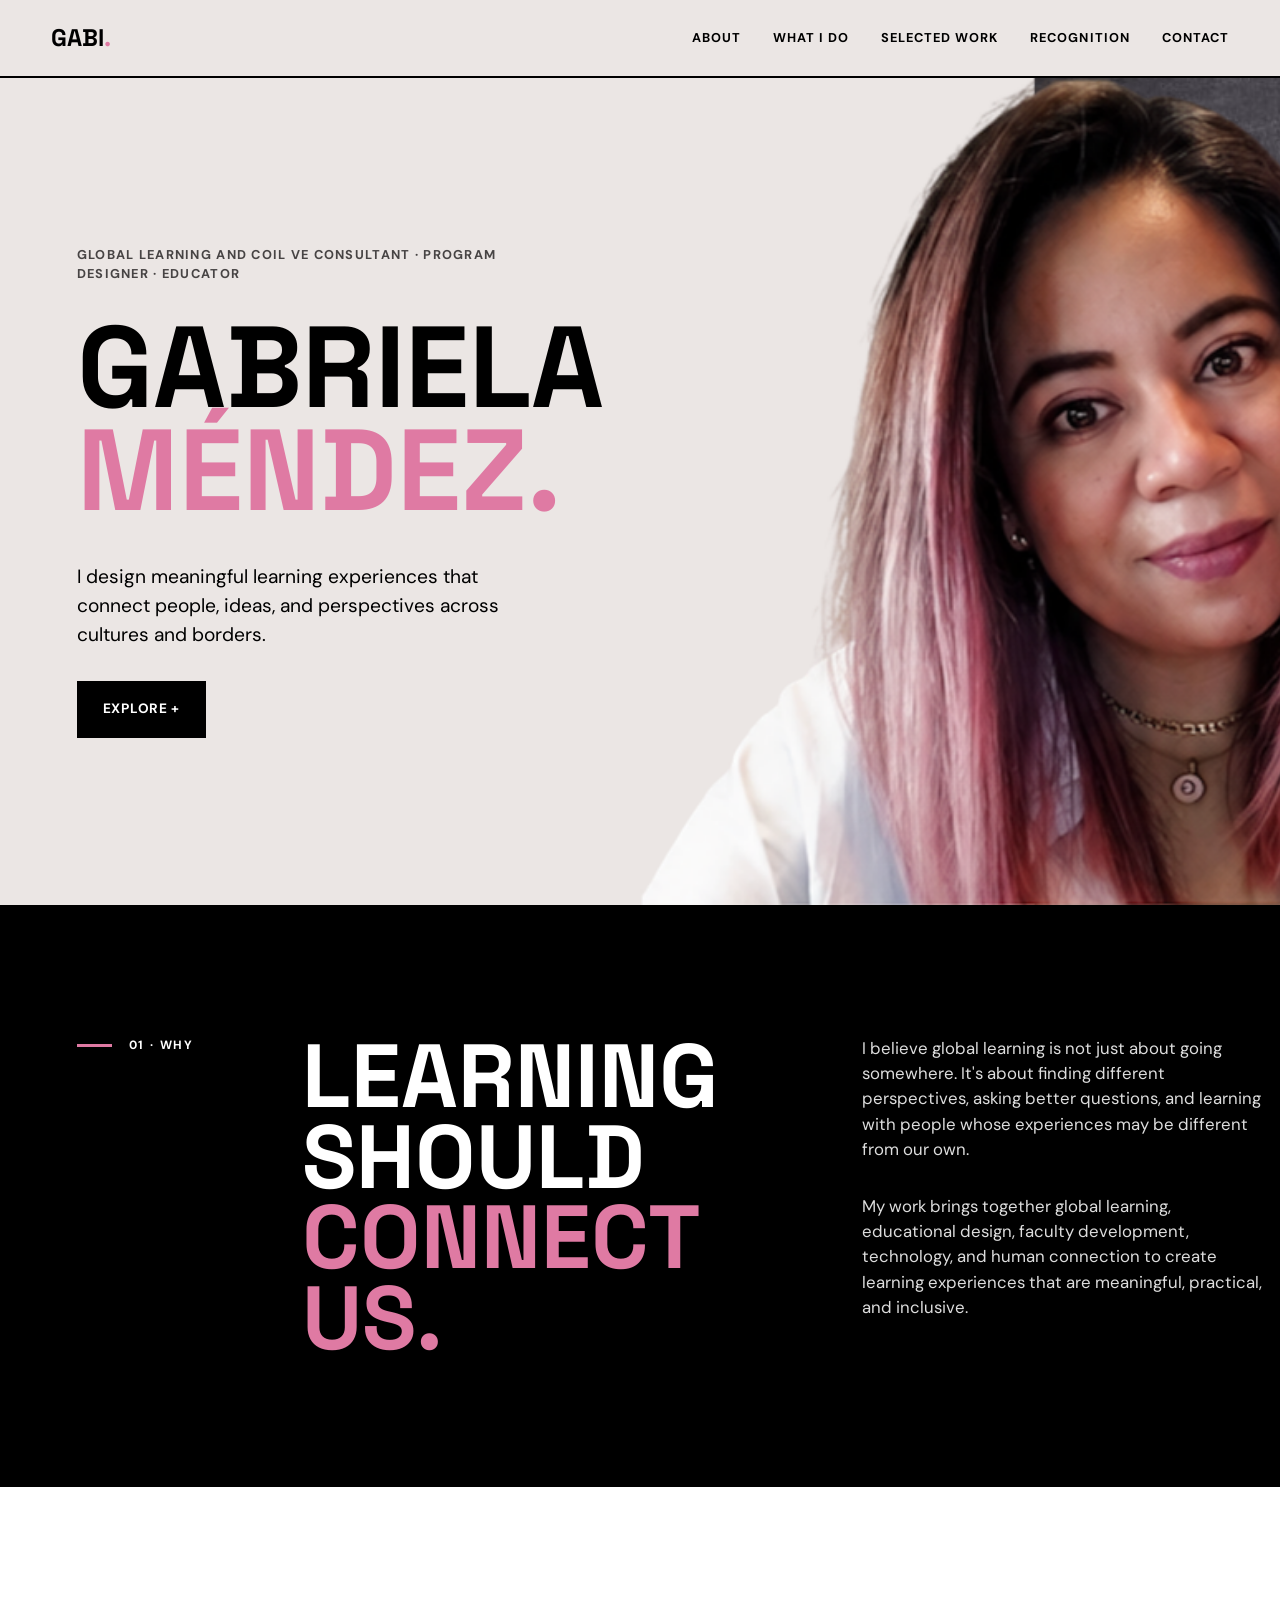
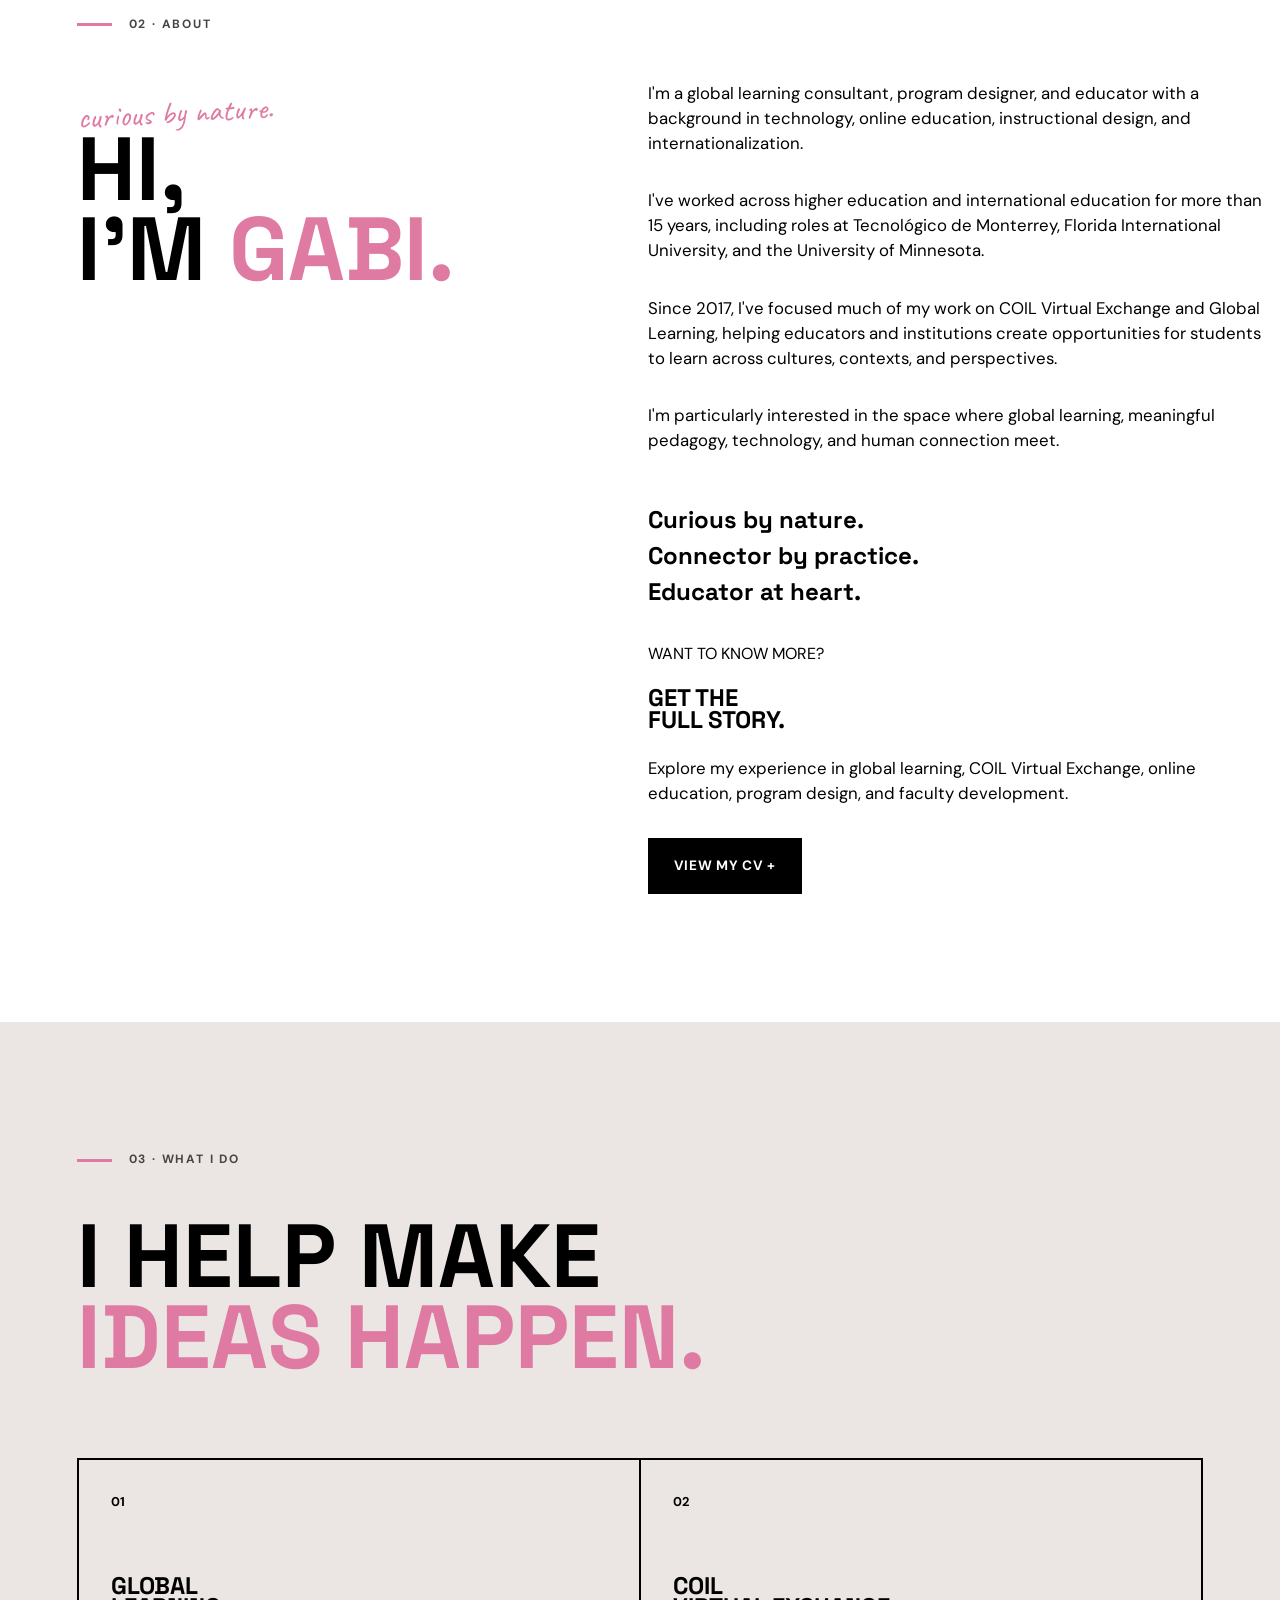
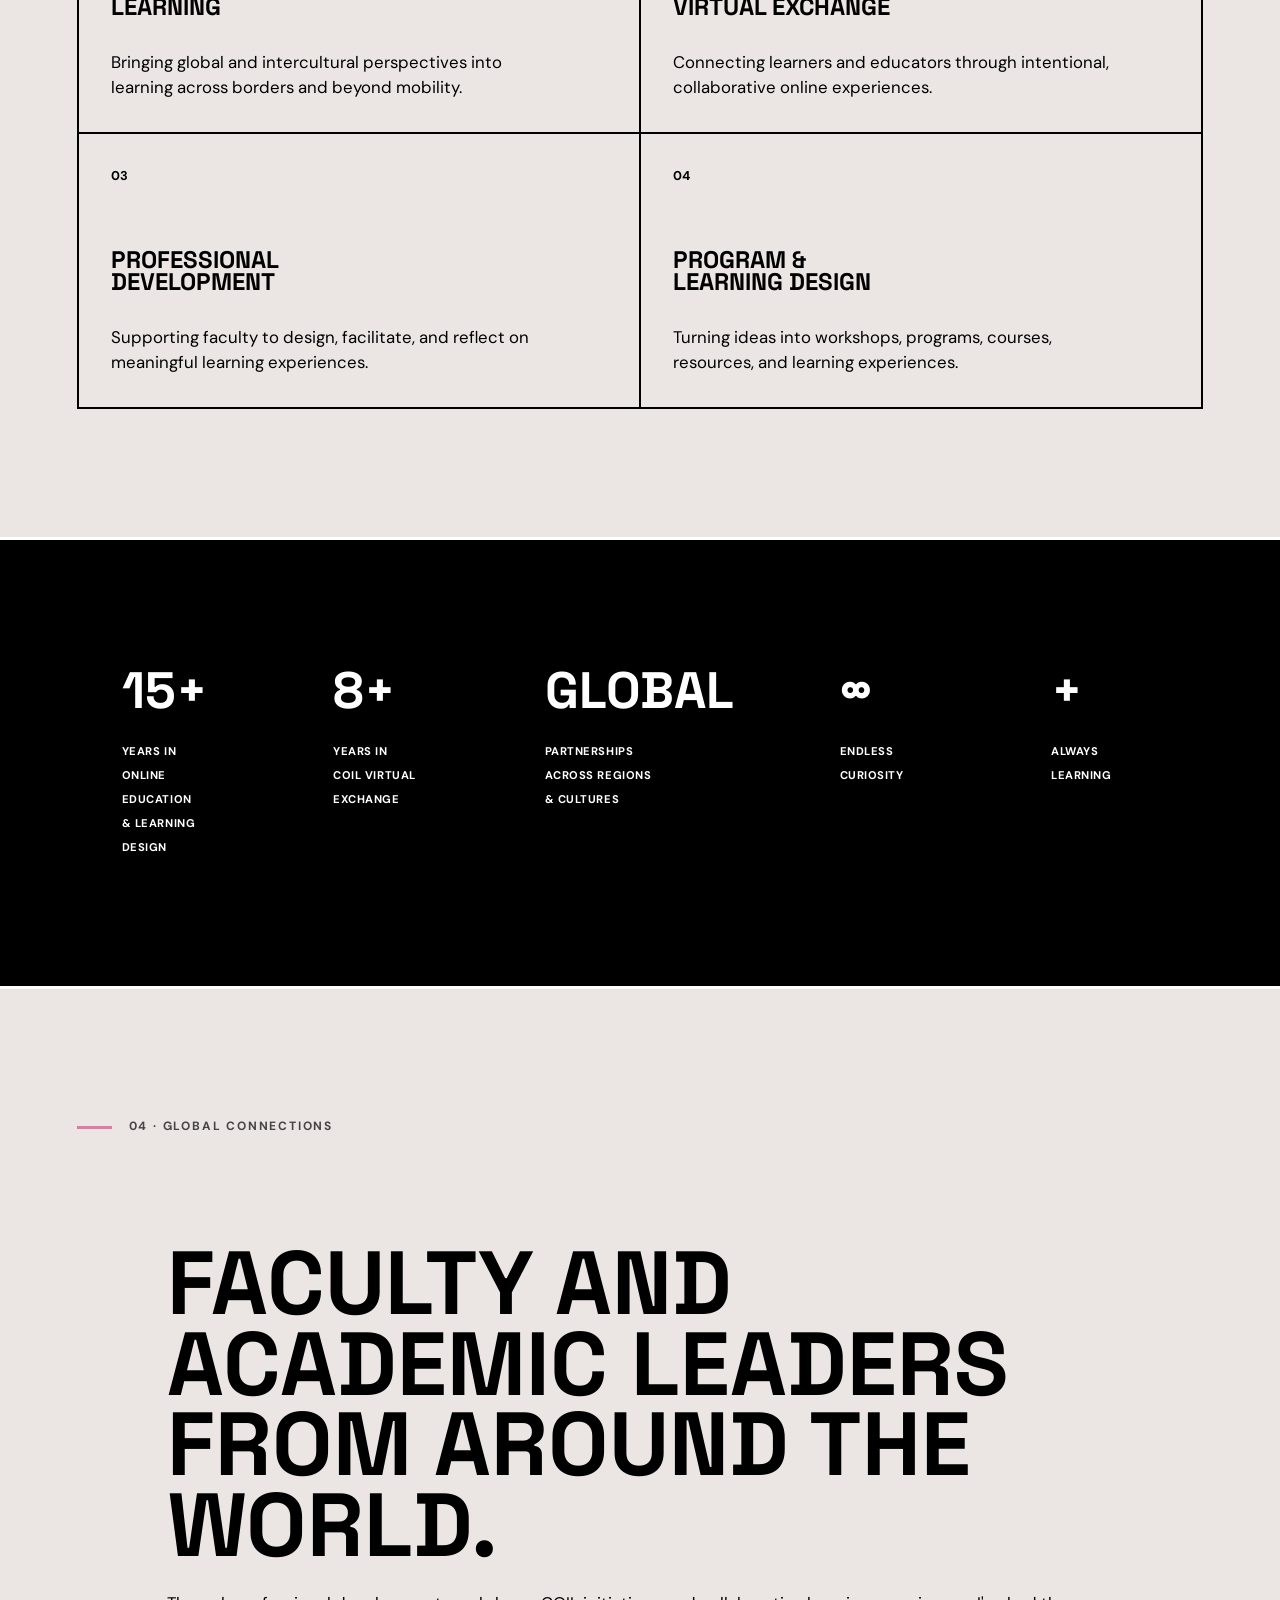
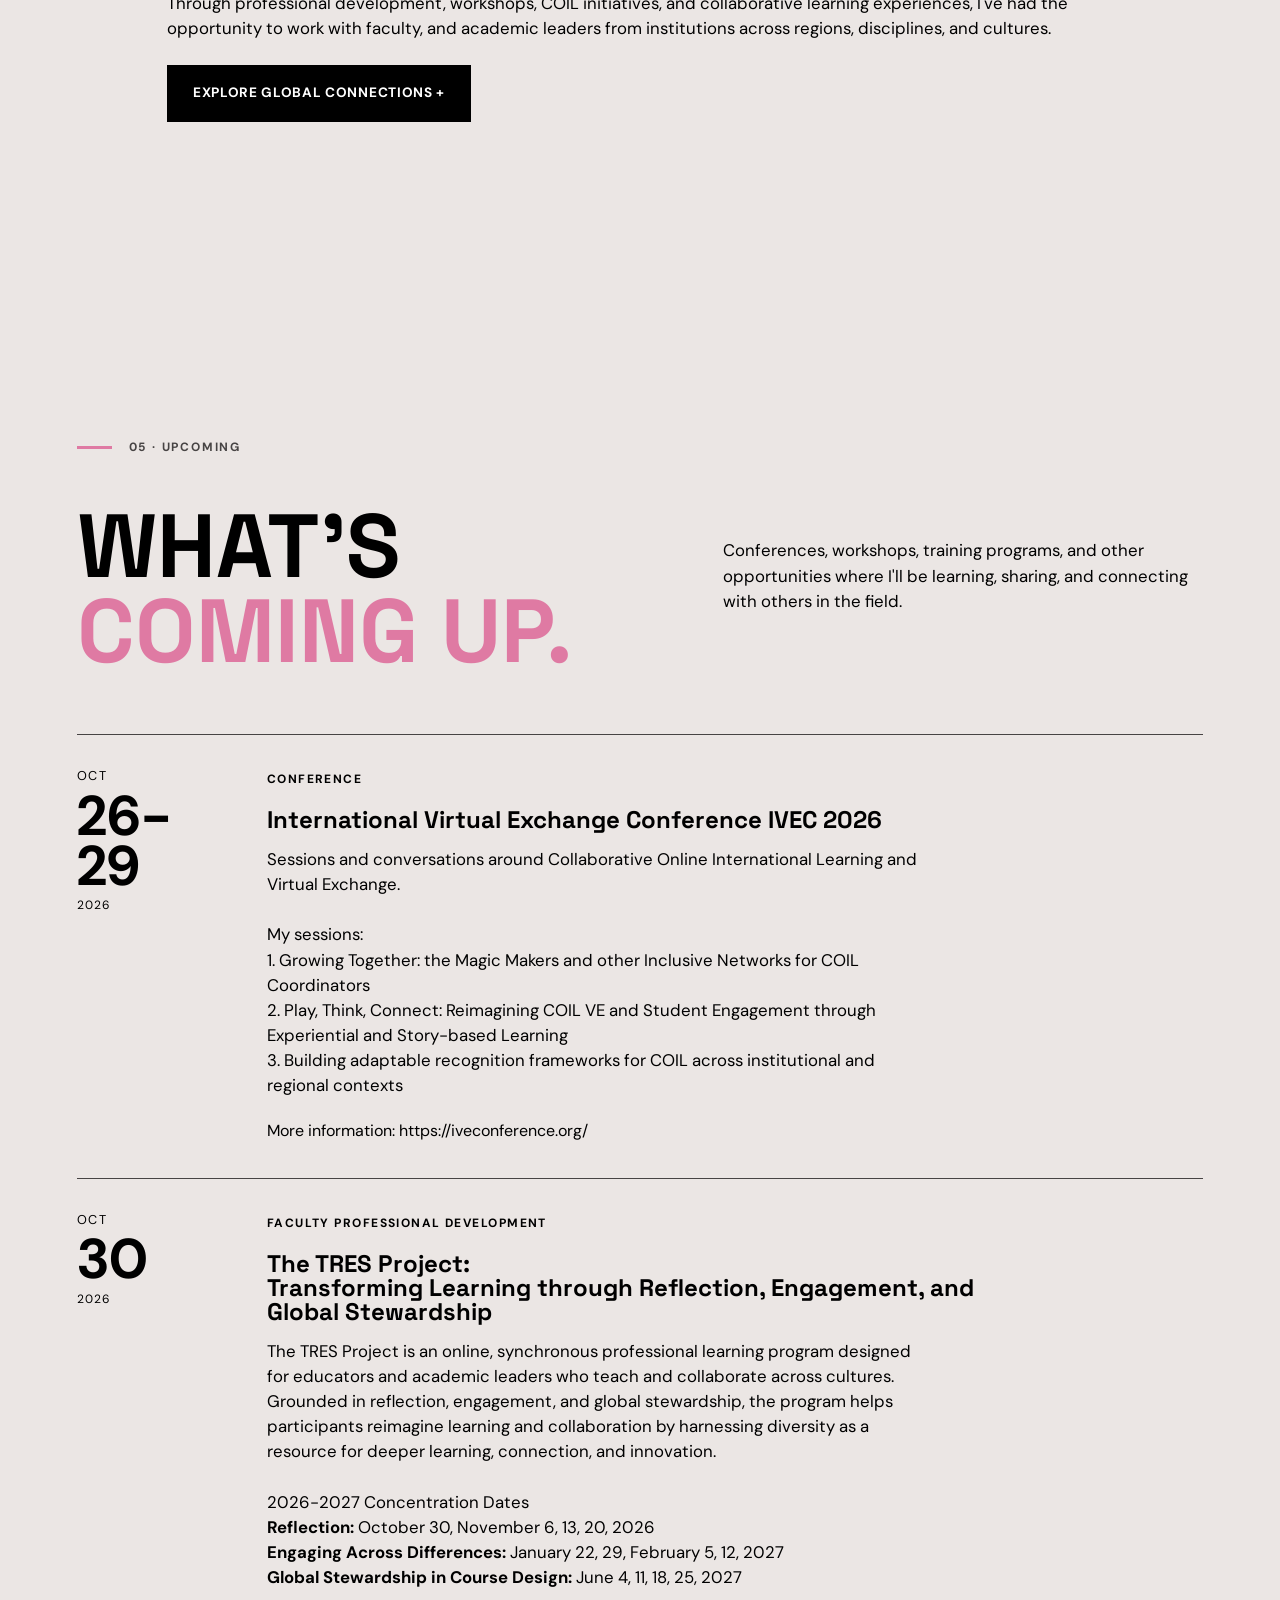
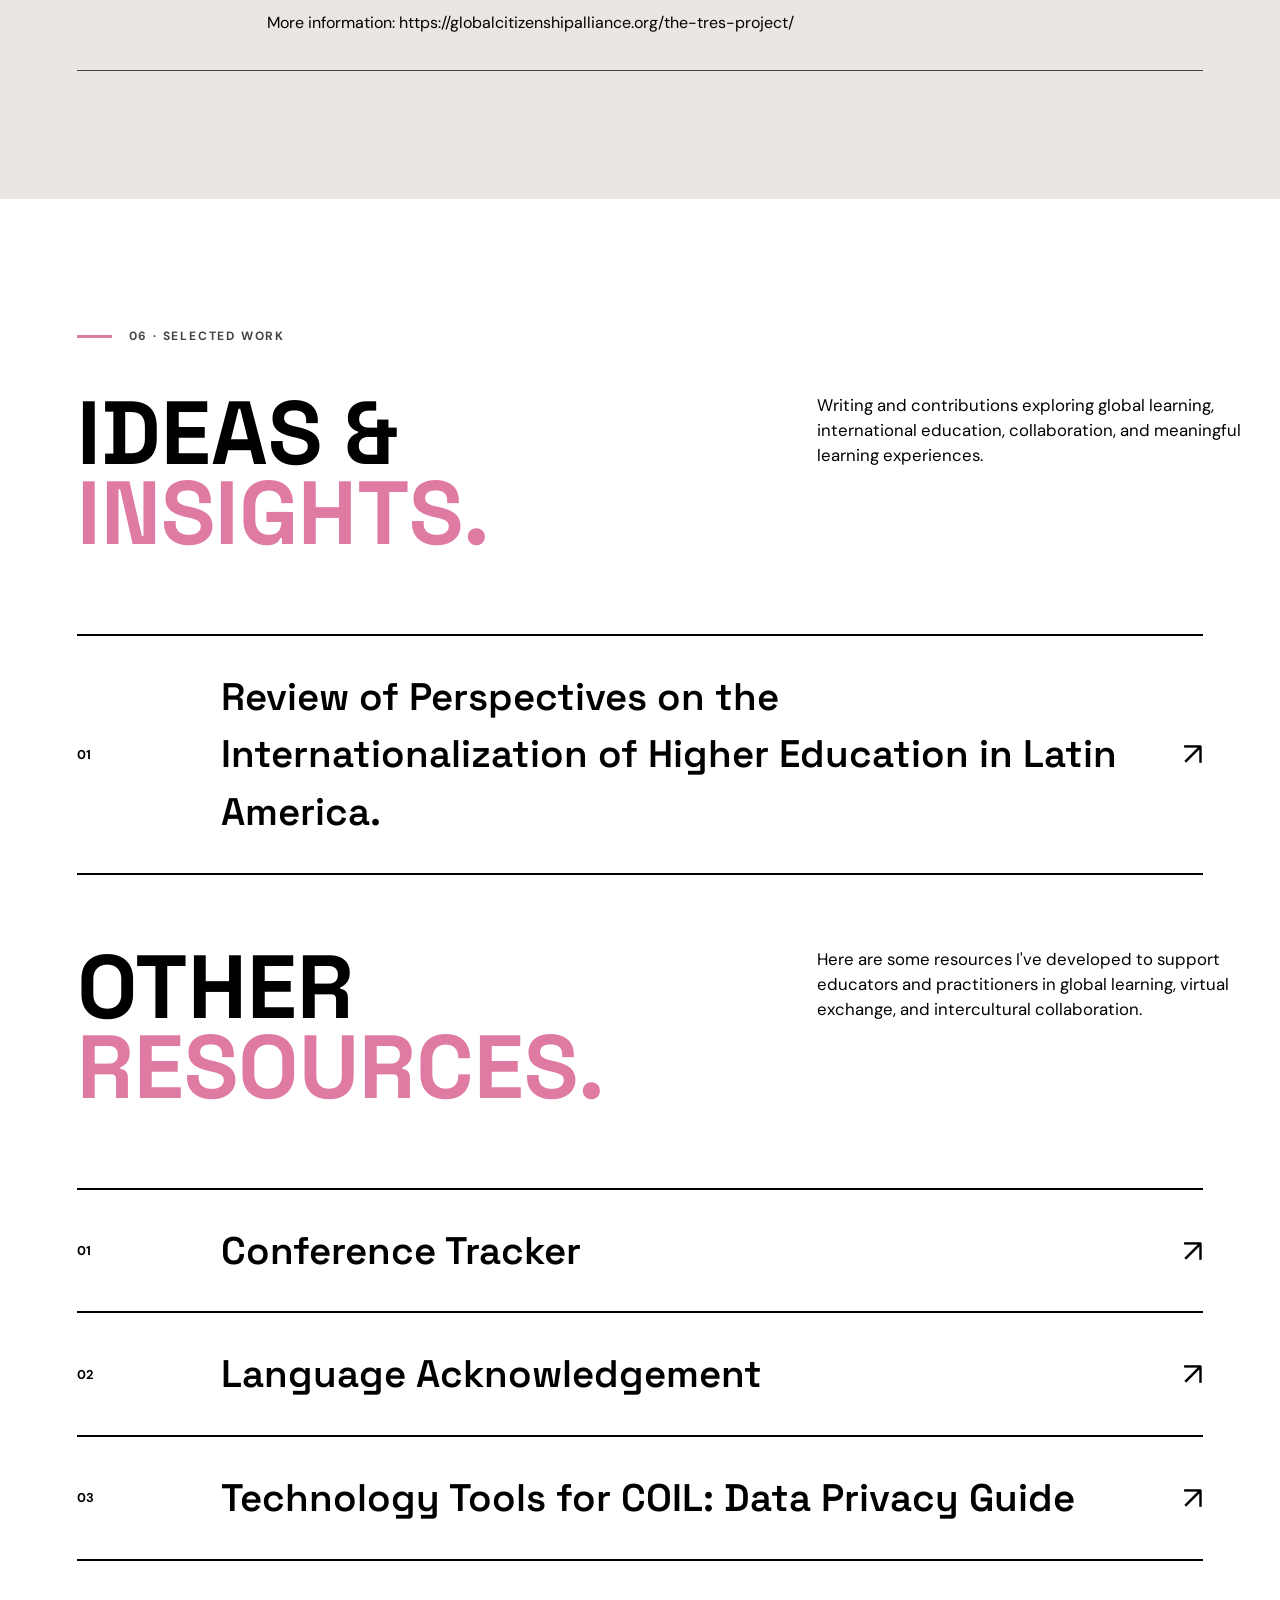
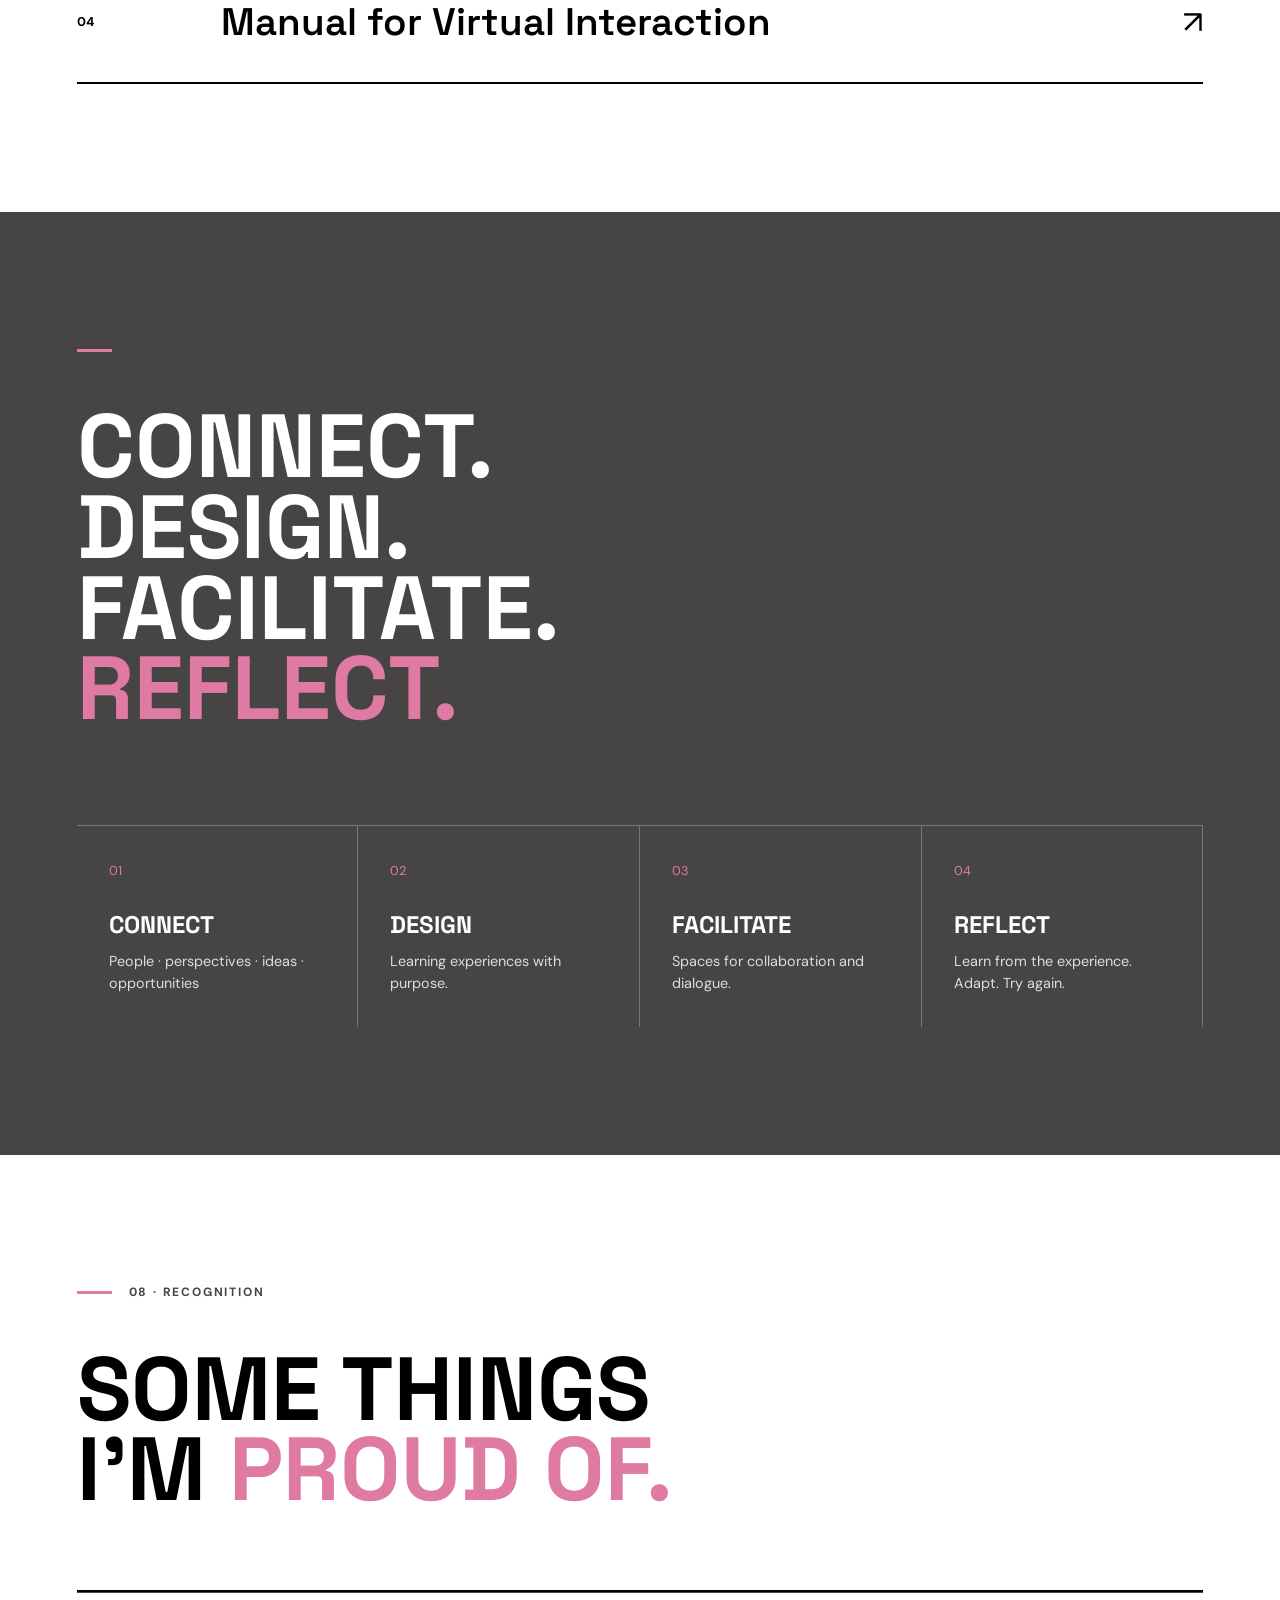
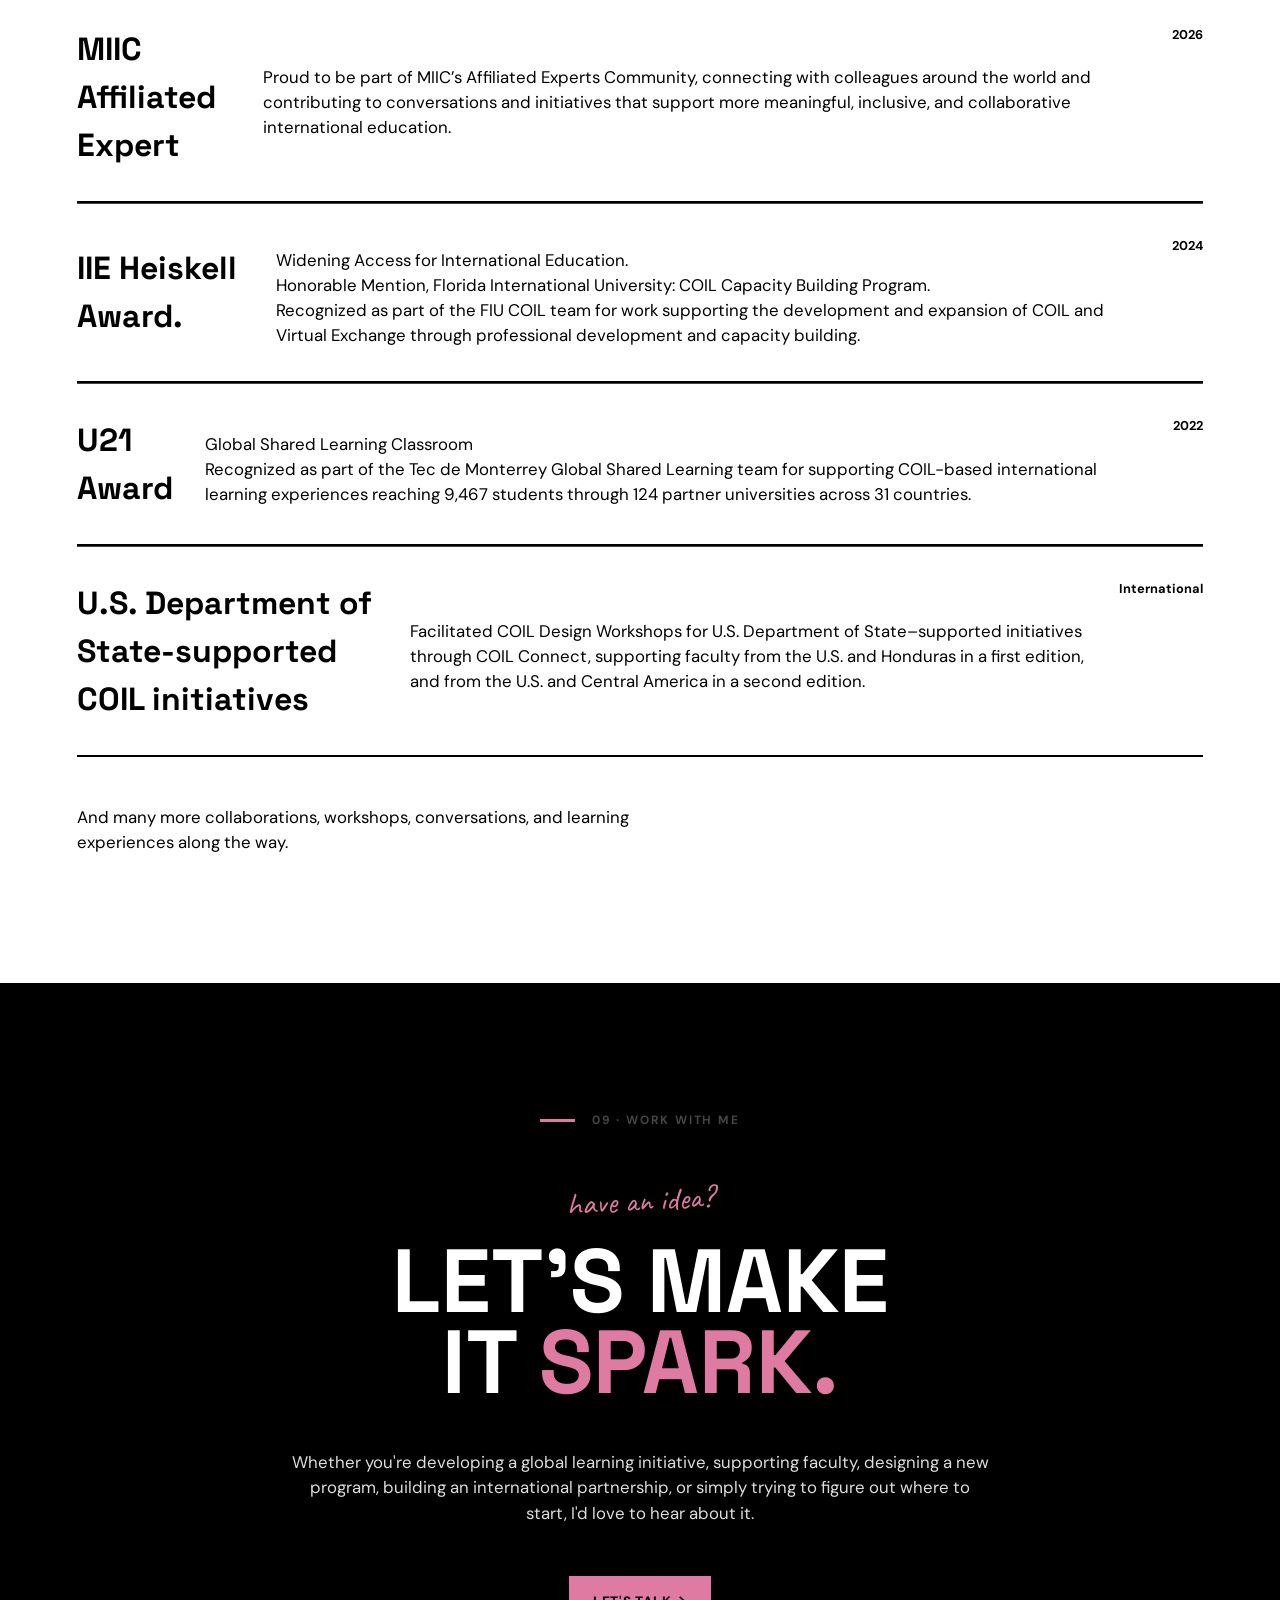
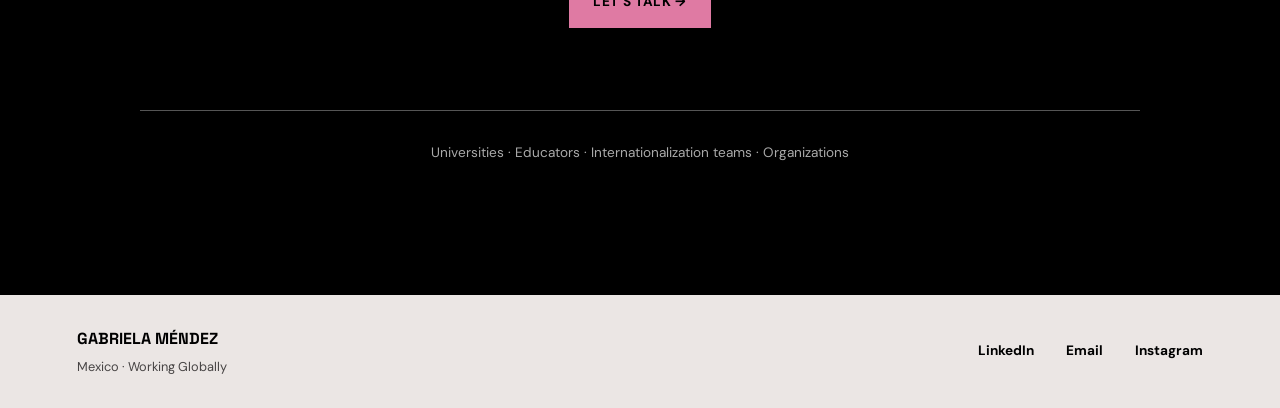
<file: index.html>
<!DOCTYPE html>
<html lang="en">

<head>
    <meta charset="UTF-8">

    <meta name="viewport" content="width=device-width, initial-scale=1.0">

    <meta name="description"
        content="Gabriela Méndez — Global Learning and COIL VE Consultant, Program Designer, and Educator.">

    <title>Gabriela Méndez | Global Learning Consultant</title>

    <link rel="stylesheet" href="styles.css">

    <!-- Google Fonts -->
    <link rel="preconnect" href="https://fonts.googleapis.com">
    <link rel="preconnect" href="https://fonts.gstatic.com" crossorigin>

    <link
        href="https://fonts.googleapis.com/css2?family=DM+Sans:wght@400;500;600;700&family=Space+Grotesk:wght@400;500;600;700&family=Caveat:wght@400;500;600&display=swap"
        rel="stylesheet">
</head>


<body>

    <!-- =========================
         NAVIGATION
    ========================== -->

    <header class="site-header">

        <a href="#top" class="logo">
            GABI<span>.</span>
        </a>

        <nav class="navigation">

            <a href="#about">ABOUT</a>

            <a href="#work">WHAT I DO</a>
            
            <a href="#resources">SELECTED WORK</a>

            <a href="#recognition">RECOGNITION</a>

            <a href="#contact">CONTACT</a>

        </nav>

        <button class="menu-toggle" aria-label="Open navigation">
            ☰
        </button>

    </header>


    <main id="top">


        <!-- =========================
             HERO
        ========================== -->

        <section class="hero">

            <div class="hero-content">

                <p class="eyebrow">
                    GLOBAL LEARNING AND COIL VE CONSULTANT · PROGRAM DESIGNER · EDUCATOR
                </p>

                <h1>
                    GABRIELA<br>
                    <span>MÉNDEZ.</span>
                </h1>

                <p class="hero-intro">
                    I design meaningful learning experiences that connect
                    people, ideas, and perspectives across cultures and borders.
                </p>

                <a href="#work" class="button button-dark">
                    EXPLORE +
                </a>

            </div>


            <div class="hero-image">

                <img
                    src="images/Gabriela_HeroImage2.png"
                    alt="Gabriela Méndez, Global Learning Consultant">

            </div>

        </section>



        <!-- =========================
             PHILOSOPHY
        ========================== -->

        <section class="philosophy section">

            <div class="section-label">
                01 · WHY
            </div>

            <div class="philosophy-content">

                <h2>
                    LEARNING SHOULD
                    <span>CONNECT US.</span>
                </h2>

                <div class="philosophy-text">

                    <p>
                        I believe global learning is not just about going somewhere.
                        It's about finding different perspectives, asking better
                        questions, and learning with people whose experiences may
                        be different from our own.
                    </p>

                    <p>
                        My work brings together global learning, educational design,
                        faculty development, technology, and human connection to
                        create learning experiences that are meaningful, practical,
                        and inclusive.
                    </p>

                </div>

            </div>

        </section>

        

        <!-- =========================
             ABOUT
        ========================== -->

        <section class="about section" id="about">

            <div class="section-label">
                02 · ABOUT
            </div>


            <div class="about-grid">

                <div class="about-heading">

                    <p class="handwritten">
                        curious by nature.
                    </p>

                    <h2>
                        HI,<br>
                        I'M <span>GABI.</span>
                    </h2>

                </div>


                <div class="about-text">

                    <p>
                        I'm a global learning consultant, program designer,
                        and educator with a background in technology, online
                        education, instructional design, and internationalization.
                    </p>

                    <p>
                        I've worked across higher education and international
                        education for more than 15 years, including roles at
                        Tecnológico de Monterrey, Florida International University,
                        and the University of Minnesota.
                    </p>

                    <p>
                        Since 2017, I've focused much of my work on COIL Virtual
                        Exchange and Global Learning, helping educators and
                        institutions create opportunities for students to learn
                        across cultures, contexts, and perspectives.
                    </p>

                    <p>
                        I'm particularly interested in the space where global
                        learning, meaningful pedagogy, technology, and human
                        connection meet.
                    </p>

                    <p class="closing-line">
                        Curious by nature.<br>
                        Connector by practice.<br>
                        Educator at heart.
                    </p>

                    <!-- CV -->
<div class="cv-block">

    <div class="cv-label">
        WANT TO KNOW MORE?<br>
    </div>

    <h3>
        <br>GET THE<br>
        <span>FULL STORY.</span><br>
    </h3>

    <p>
        <br>Explore my experience in global learning, COIL Virtual Exchange,
        online education, program design, and faculty development.<br>
    </p>

      <a href="files/CVGabrielaMendez2026ENG.pdf" class="button button-dark" target="_blank" rel="noopener">
                    VIEW MY CV +
                </a>

</div>

                </div>

            </div>

        </section>


        <!-- =========================
             WHAT I DO
        ========================== -->

        <section class="services section" id="work">

            <div class="section-label">
                03 · WHAT I DO
            </div>

            <h2>
                I HELP MAKE<br>
                <span>IDEAS HAPPEN.</span>
            </h2>


            <div class="service-grid">

                <article class="service-card">

                    <div class="service-number">
                        01
                    </div>

                    <h3>
                        GLOBAL<br>LEARNING
                    </h3>

                    <p>
                        Bringing global and intercultural perspectives into
                        learning across borders and beyond mobility.
                    </p>

                </article>


                <article class="service-card">

                    <div class="service-number">
                        02
                    </div>

                    <h3>
                        COIL<br>VIRTUAL EXCHANGE
                    </h3>

                    <p>
                        Connecting learners and educators through intentional,
                        collaborative online experiences.
                    </p>

                </article>


                <article class="service-card">

                    <div class="service-number">
                        03
                    </div>

                    <h3>
                        PROFESSIONAL<br>DEVELOPMENT
                    </h3>

                    <p>
                        Supporting faculty to design, facilitate, and reflect
                        on meaningful learning experiences.
                    </p>

                </article>


                <article class="service-card">

                    <div class="service-number">
                        04
                    </div>

                    <h3>
                        PROGRAM &<br>LEARNING DESIGN
                    </h3>

                    <p>
                        Turning ideas into workshops, programs, courses,
                        resources, and learning experiences.
                    </p>

                </article>

            </div>

        </section>



        <!-- =========================
             NUMBERS
        ========================== -->

        <section class="numbers">

            <div class="number-item">

                <strong>15+</strong>

                <span>
                    YEARS IN<br>
                    ONLINE EDUCATION<br>
                    & LEARNING DESIGN
                </span>

            </div>


            <div class="number-item">

                <strong>8+</strong>

                <span>
                    YEARS IN<br>
                    COIL VIRTUAL EXCHANGE
                </span>

            </div>


            <div class="number-item">

                <strong>GLOBAL</strong>

                <span>
                    PARTNERSHIPS<br>
                    ACROSS REGIONS<br>
                    & CULTURES
                </span>

            </div>


            <div class="number-item">

                <strong>∞</strong>

                <span>
                    ENDLESS<br>
                    CURIOSITY
                </span>

            </div>


            <div class="number-item">

                <strong>+</strong>

                <span>
                    ALWAYS<br>
                    LEARNING
                </span>

            </div>

        </section>


        <!-- =========================
             GLOBAL CONNECTIONS
        ========================== -->
        
        <section class="global-connections section">

            <div class="section-label">
                04 · GLOBAL CONNECTIONS
            </div>

            <div class="global-connections-intro">

          <h2>
                FACULTY AND<br>
                ACADEMIC LEADERS<br>
                FROM <span>AROUND
                THE WORLD.<span><br>
            </h2>          
            <div class="global-connections-description">

                <p>
                    <br> Through professional development, workshops, COIL
                    initiatives, and collaborative learning experiences,
                    I've had the opportunity to work with faculty, and academic leaders from
                    institutions across regions, disciplines, and cultures.<br>
                    
                </p>
<br>
                  <a href="globalconnections.html" class="button button-dark" target="_blank">
                    EXPLORE GLOBAL CONNECTIONS +
                </a>

            </div>
    </div>

</section>
<!-- =========================
     UPCOMING EVENTS & PROGRAMS
========================== -->

<section class="upcoming-events section" id="upcoming-events">

    <div class="section-label">
        05 · UPCOMING
    </div>

    <div class="upcoming-events-intro">

        <h2>
            WHAT'S<br>
            <span>COMING UP.</span>
        </h2>

        <div class="upcoming-events-description">

            <p>
                Conferences, workshops, training programs, and
                other opportunities where I'll be learning,
                sharing, and connecting with others in the field.
            </p>



 <!-- 
            <a href="events.html"
               target="_blank"
               rel="noopener"
               class="cv-button">
                EXPLORE ALL EVENTS & PROGRAMS ↗
            </a>

            -->
            

        </div>

    </div>
 <!-- UPCOMING EVENT 2 -->

    <div class="upcoming-event">

        <div class="upcoming-event-date">
            <span class="upcoming-month">OCT</span>
            <strong>26-29</strong>
            <span class="upcoming-year">2026</span>
        </div>

        <div class="upcoming-event-content">

            <p class="upcoming-event-type">
                CONFERENCE
            </p>

            <h3>
                International Virtual Exchange Conference IVEC 2026
            </h3>

            <p>
                Sessions and conversations around Collaborative
                Online International Learning and Virtual Exchange.<br><br>
                My sessions: <br>
                1. Growing Together: the Magic Makers and other Inclusive Networks for COIL Coordinators<br>
                2. Play, Think, Connect: Reimagining COIL VE and Student Engagement through Experiential and Story-based Learning<br>
                3. Building adaptable recognition frameworks for COIL across institutional and regional contexts<br>
            </p>

               <a
                href="https://iveconference.org/" 
                target="_blank">
                More information: https://iveconference.org/
            </a>

        </div>

    </div>



    <!-- UPCOMING EVENT 1 -->

    <div class="upcoming-event">

        <div class="upcoming-event-date">
            <span class="upcoming-month">OCT</span>
            <strong>30</strong>
            <span class="upcoming-year">2026</span>
        </div>

        <div class="upcoming-event-content">

            <p class="upcoming-event-type">
                FACULTY PROFESSIONAL DEVELOPMENT
            </p>

            <h3>
                The TRES Project:<br>
                Transforming Learning through Reflection, Engagement, and Global Stewardship
            </h3>

            <p>
                The TRES Project is an online, synchronous professional learning program designed for 
                educators and academic leaders who teach and collaborate across cultures. 
                Grounded in reflection, engagement, and global stewardship, the program helps participants 
                reimagine learning and collaboration by harnessing diversity as a resource for deeper learning, connection, and innovation.<br><br>

                2026-2027 Concentration Dates<br>
                <strong>Reflection:</strong> October 30, November 6, 13, 20, 2026<br>
                <strong>Engaging Across Differences:</strong> January 22, 29, February 5, 12, 2027<br>
                <strong>Global Stewardship in Course Design:</strong> June 4, 11, 18, 25, 2027<br>
            </p>
             <a
                href="https://globalcitizenshipalliance.org/the-tres-project/" 
                target="_blank">
                More information: https://globalcitizenshipalliance.org/the-tres-project/
            </a>

        </div>

    </div>

</section>

        <!-- =========================
             SELECTED WORK
        ========================== -->

        <section class="selected-work section" id="resources">

            <div class="section-label">
                06 · SELECTED WORK
            </div>

                        <div class="work-intro">

                <h2>
                    IDEAS &
                    <span>INSIGHTS.</span>
                </h2>

                <p>
                    Writing and contributions exploring global learning, international education, 
                    collaboration, and meaningful learning experiences.
                </p>

            </div>
              <div class="work-list" id="work">

                <a
                    href="https://orcid.org/0009-0006-1712-1177" target="_blank" rel="noopener noreferrer"
                    class="work-item">

                    <span class="work-number">
                        01
                    </span>

                    <span class="work-title">
                        Review of Perspectives on the Internationalization of Higher Education in Latin America.
                    </span>

                    <span class="work-arrow">
                        ↗
                    </span>

                </a>
                   <br>  <br> <br>

  </div>
            <div class="work-intro">

                <h2>
                    OTHER
                    <span>RESOURCES.</span>
                </h2>

                <p>
                    Here are some resources I've developed to support educators
                    and practitioners in global learning, virtual exchange,
                    and intercultural collaboration.
                </p>

            </div>


            <div class="work-list" id="work">


                <a
                    href="conferencetracker.html"
                    class="work-item">

                    <span class="work-number">
                        01
                    </span>

                    <span class="work-title">
                        Conference Tracker
                    </span>

                    <span class="work-arrow">
                        ↗
                    </span>

                </a>


                <a
                    href="language.html"
                    class="work-item">

                    <span class="work-number">
                        02
                    </span>

                    <span class="work-title">
                        Language Acknowledgement
                    </span>

                    <span class="work-arrow">
                        ↗
                    </span>

                </a>


                <a
                    href="guide.html"
                    class="work-item">

                    <span class="work-number">
                        03
                    </span>

                    <span class="work-title">
                        Technology Tools for COIL:
                        Data Privacy Guide
                    </span>

                    <span class="work-arrow">
                        ↗
                    </span>

                </a>
                
                <a
                    href="virtualinteraction.html"
                    class="work-item">

                    <span class="work-number">
                        04
                    </span>

                    <span class="work-title">
                        Manual for Virtual Interaction
                    </span>

                    <span class="work-arrow">
                        ↗
                    </span>

                </a>

            </div>

        </section>



        <!-- =========================
             HOW I WORK
        ========================== -->

        <section class="process section">

            <div class="section-label"  color: var(--white)>
                07 · HOW I WORK
            </div>

            <h2>
                CONNECT.<br>
                DESIGN.<br>
                FACILITATE.<br>
                <span>REFLECT.</span>
            </h2>


            <div class="process-grid">

                <div>
                    <span>01</span>
                    <h3>CONNECT</h3>
                    <p>
                        People · perspectives · ideas · opportunities
                    </p>
                </div>

                <div>
                    <span>02</span>
                    <h3>DESIGN</h3>
                    <p>
                        Learning experiences with purpose.
                    </p>
                </div>

                <div>
                    <span>03</span>
                    <h3>FACILITATE</h3>
                    <p>
                        Spaces for collaboration and dialogue.
                    </p>
                </div>

                <div>
                    <span>04</span>
                    <h3>REFLECT</h3>
                    <p>
                        Learn from the experience. Adapt. Try again.
                    </p>
                </div>

            </div>

        </section>

<!-- =========================
     RECOGNITION
========================== -->

<section class="recognition section" id="recognition">

    <div class="section-label">
        08 · RECOGNITION
    </div>

    <h2>
        SOME THINGS<br>
        I'M <span>PROUD OF.</span>
    </h2>

    <div class="recognition-list">

        <div class="recognition-item">
            <a href="https://miic.world/community/" target="_blank" rel="noopener noreferrer">
                <strong>MIIC Affiliated Expert</strong>
                <p>
                    Proud to be part of MIIC’s Affiliated Experts Community,
                    connecting with colleagues around the world and contributing
                    to conversations and initiatives that support more meaningful,
                    inclusive, and collaborative international education.
                </p>
                <span>2026</span>
            </a>
        </div>

        <div class="recognition-item">
            <a href="https://www.iie.org/get-involved/become-an-iienetwork-member/iie-heiskell-awards/heiskell-awardees/#:~:text=2025-,2024,-Widening%20Access%20for" target="_blank" rel="noopener noreferrer">
                <strong>
                    IIE Heiskell Award. 
                </strong>
                <p>
                    Widening Access for International Education.<br>
                    Honorable Mention, Florida International University:
                    COIL Capacity Building Program. <br>
                    Recognized as part of the FIU COIL team for work supporting
                    the development and expansion of COIL and Virtual Exchange
                    through professional development and capacity building.
                </p>
                <span>2024</span>
            </a>
        </div>

        <div class="recognition-item">
            <a href="https://universitas21.com/u21-award-winners-2022/" target="_blank" rel="noopener noreferrer">
                <strong>U21 Award</strong>
                <p>Global Shared Learning Classroom<br>
                    Recognized as part of the Tec de Monterrey Global Shared
                    Learning team for supporting COIL-based international learning
                    experiences reaching 9,467 students through 124 partner
                    universities across 31 countries.
                </p>
                <span>2022</span>
            </a>
        </div>

        <div class="recognition-item">
            <strong>
                U.S. Department of State-supported
                COIL initiatives
            </strong>
            <p>
                Facilitated COIL Design Workshops for U.S. Department of
                State–supported initiatives through COIL Connect, supporting
                faculty from the U.S. and Honduras in a first edition, and from
                the U.S. and Central America in a second edition.
            </p>
            <span>International</span>
        </div>

    </div>

    <p class="recognition-note">
        And many more collaborations, workshops, conversations,
        and learning experiences along the way.
    </p>

</section>


        <!-- =========================
             CONTACT
        ========================== -->

        <section class="contact section" id="contact">

            <div class="section-label">
                09 · WORK WITH ME
            </div>


            <div class="contact-content">

                <p class="handwritten">
                    have an idea?
                </p>

                <h2>
                    LET'S MAKE<br>
                    IT <span>SPARK.</span>
                </h2>

                <p>
                    Whether you're developing a global learning initiative,
                    supporting faculty, designing a new program, building an
                    international partnership, or simply trying to figure out
                    where to start, I'd love to hear about it.
                </p>

                <a
                    href="mailto:gabimendezcarrera@gmail.com"
                    class="button button-pink">

                    LET'S TALK →

                </a>


                <div class="audience">

                    Universities · Educators ·
                    Internationalization teams · Organizations

                </div>

            </div>

        </section>

    </main>



    <!-- =========================
         FOOTER
    ========================== -->

    <footer class="footer">

        <div>

            <strong>
                GABRIELA MÉNDEZ
            </strong>

            <span>
                Mexico · Working Globally
            </span>

        </div>


        <div class="footer-links">
            <a
                href="https://www.linkedin.com/in/gmendezc/" 
                target="_blank">
                LinkedIn
            </a>

            <a
                href="mailto:gabimendezcarrera@gmail.com">
                Email
            </a>
                        <a
                href="https://www.instagram.com/globalmentecongabi/"
                target="_blank">
                Instagram
            </a>

        </div>

    </footer>


    <script src="script.js"></script>

</body>
</file>
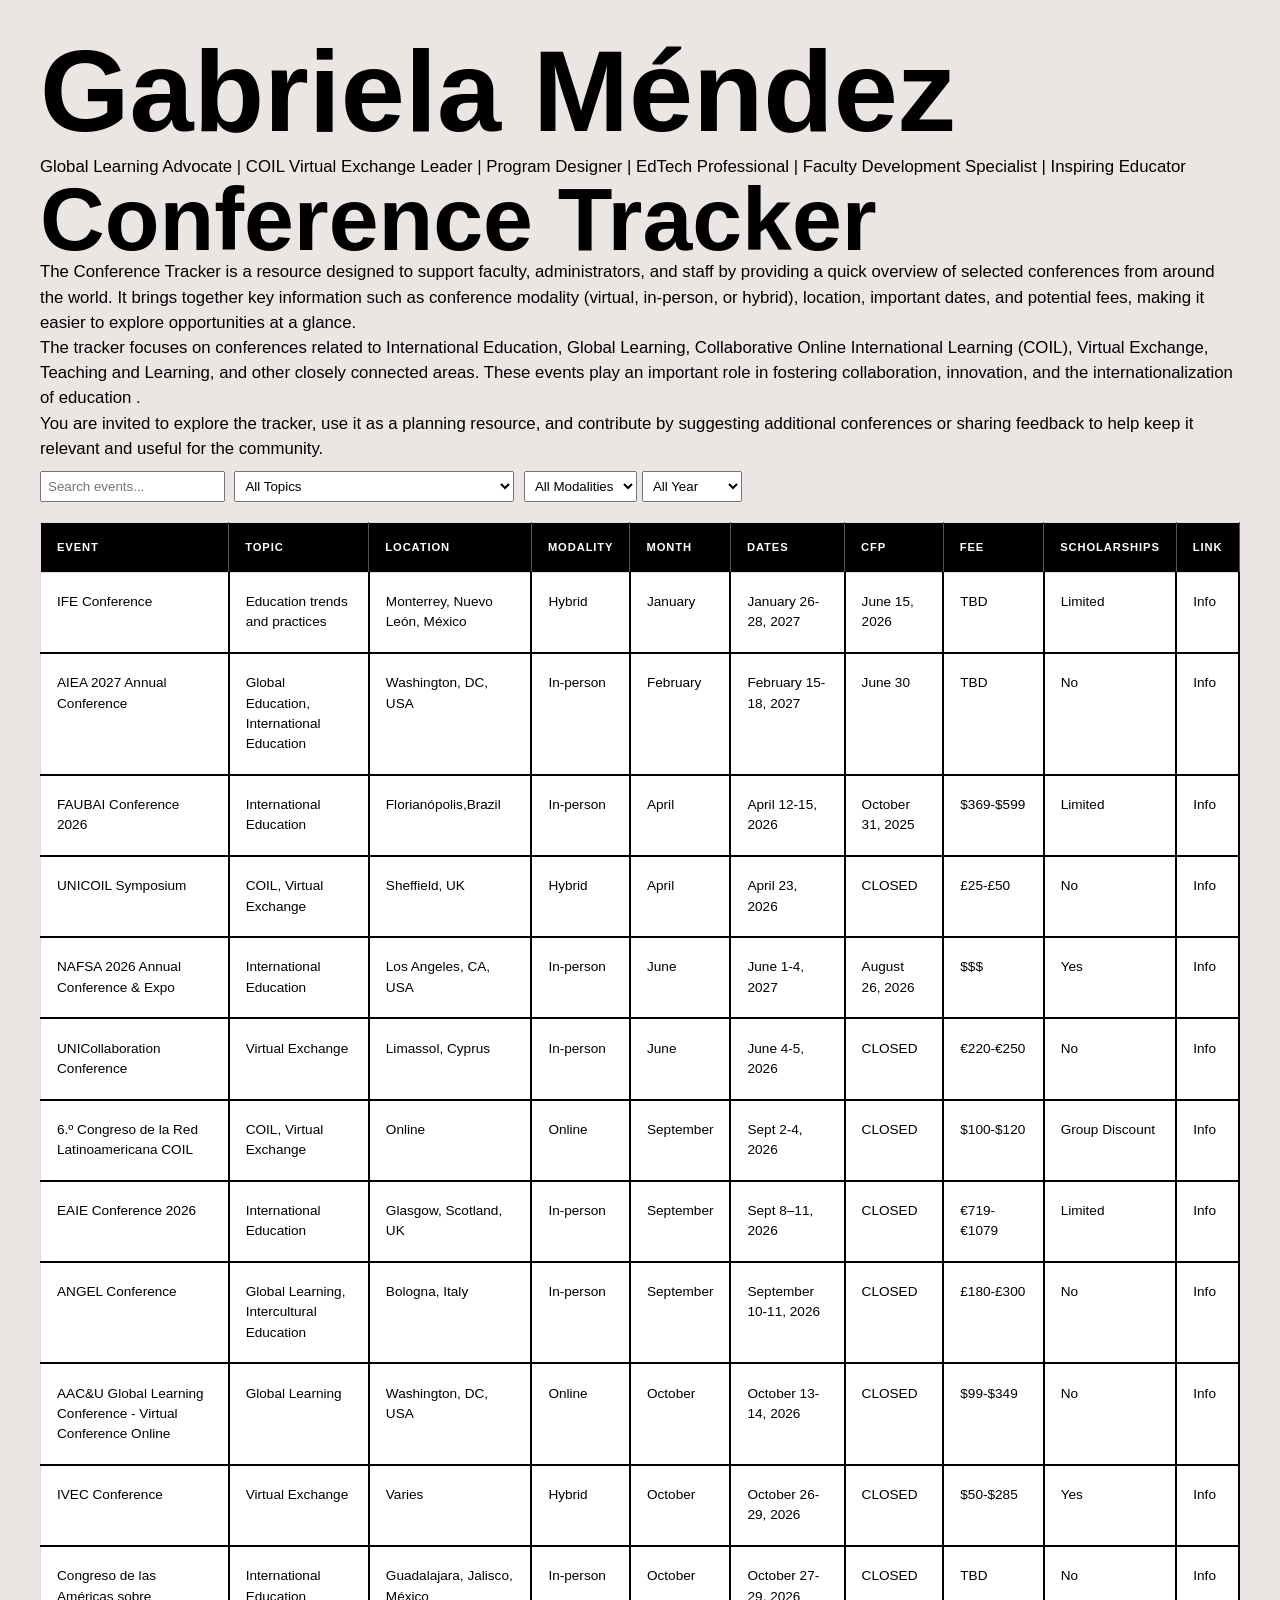
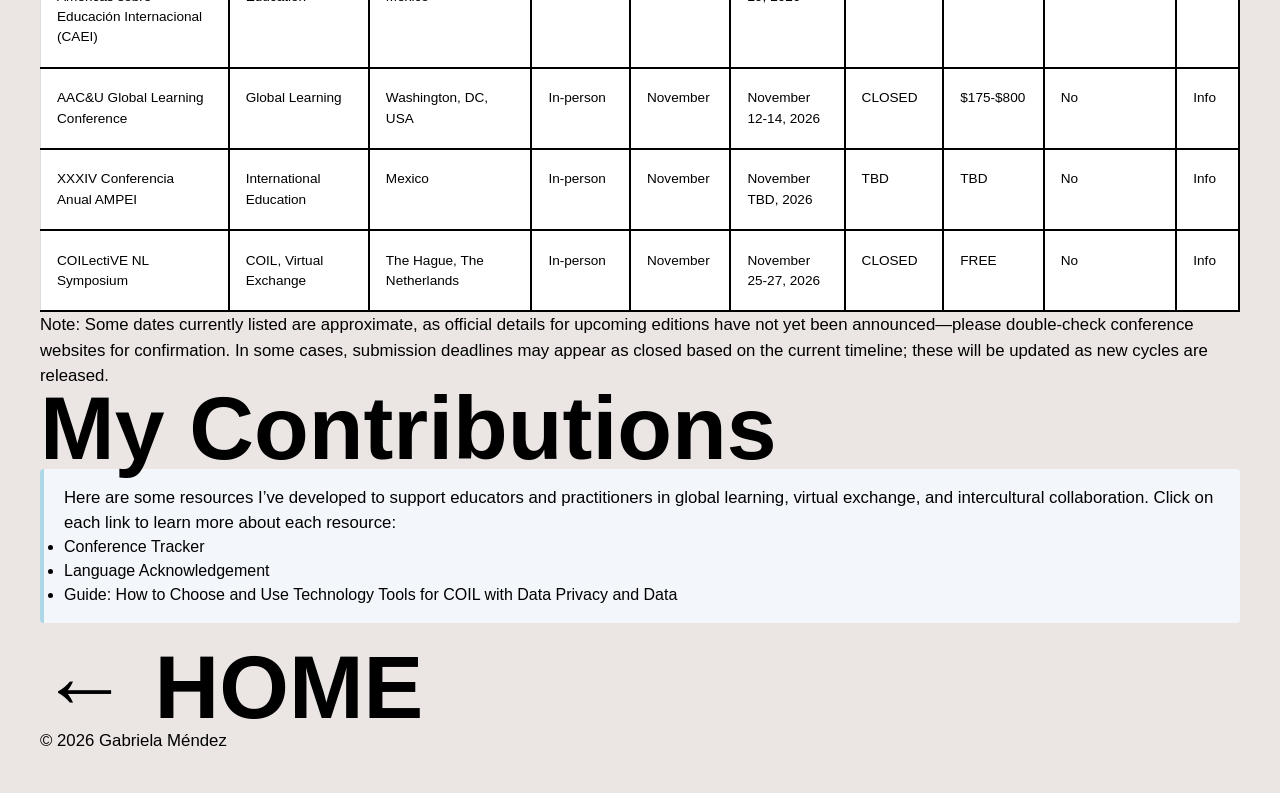
<file: conferences.html>
<!DOCTYPE html>
<html lang="en">
<head>
  <meta charset="UTF-8">
  <title>Gabriela Méndez</title>
  <link href="https://fonts.googleapis.com/css2?family=Manrope:wght@300;400;600;800&display=swap" rel="stylesheet">
  <link rel="stylesheet" href="styles.css">
</head>

<body>

<header>
  <h1>Gabriela Méndez</h1>
  <p class="subtitle">Global Learning Advocate | COIL Virtual Exchange Leader | Program Designer | EdTech Professional | Faculty Development Specialist | Inspiring Educator</p>
</header>
<section>  
  <h2>Conference Tracker</h2>
  <p>The Conference Tracker is a resource designed to support faculty, administrators, and staff by providing a quick overview of selected conferences from around the world. It brings together key information such as conference modality (virtual, in-person, or hybrid), location, important dates, and potential fees, making it easier to explore opportunities at a glance.</p>
  <p>The tracker focuses on conferences related to International Education, Global Learning, Collaborative Online International Learning (COIL), Virtual Exchange, Teaching and Learning, and other closely connected areas. These events play an important role in fostering collaboration, innovation, and the internationalization of education .</p>
  <p>You are invited to explore the tracker, use it as a planning resource, and contribute by suggesting additional conferences or sharing feedback to help keep it relevant and useful for the community.</p>
 
<head>
  <meta charset="UTF-8">
  <style>
    body { font-family: Arial; margin: 40px; }
    h1 { margin-bottom: 10px; }
    input, select { margin: 10px 5px 20px 0; padding: 6px; }
    table { border-collapse: collapse; width: 100%; }
    th, td { border: 1px solid #ddd; padding: 8px; }
    th { background: #f4f4f4; }
    tr:hover { background: #f9f9f9; }
  </style>
</head>
<body>

<input type="text" id="search" placeholder="Search events...">
<select id="topicFilter">
  <option value="">All Topics</option>
</select>
<select id="modalityFilter">
  <option value="">All Modalities</option>
</select><select id="monthFilter">
  <option value="">All Year</option>
</select>

<table id="table">
  <thead>
    <tr>
      <th>Event</th>
      <th>Topic</th>
      <th>Location</th>
      <th>Modality</th>      
      <th>Month</th>
      <th>Dates</th>
      <th>CFP</th>
      <th>Fee</th>
      <th>Scholarships</th>
      <th>Link</th>
    </tr>
  </thead>
  <tbody></tbody>
</table>

<script>
let data = [];

fetch('conferences.json')
  .then(res => res.json())
  .then(json => {
    data = json;
    populateFilters();
    renderTable();
  });

function populateFilters() {
  const topics = [...new Set(data.map(d => d.topic))];
  const modalities = [...new Set(data.map(d => d.modality))];
  const months = [...new Set(data.map(d => d.month))];


  topics.forEach(t => {
    topicFilter.innerHTML += `<option value="${t}">${t}</option>`;
  });

  modalities.forEach(m => {
    modalityFilter.innerHTML += `<option value="${m}">${m}</option>`;
  });
  months.forEach(m => {
    monthFilter.innerHTML += `<option value="${m}">${m}</option>`;
  });
}

function renderTable() {
  const search = document.getElementById('search').value.toLowerCase();
  const topic = document.getElementById('topicFilter').value;
  const modality = document.getElementById('modalityFilter').value;
  const month = document.getElementById('monthFilter').value;


  const filtered = data.filter(d =>
    (!search || d.event.toLowerCase().includes(search)) &&
    (!topic || d.topic === topic) &&
    (!modality || d.modality === modality) &&
    (!month || d.month === month)

  );

  const tbody = document.querySelector('#table tbody');
  tbody.innerHTML = '';

  filtered.forEach(d => {
    tbody.innerHTML += `
      <tr>
        <td>${d.event}</td>
        <td>${d.topic}</td>
        <td>${d.location}</td>
        <td>${d.modality}</td>        
        <td>${d.month}</td>
        <td>${d.dates}</td>
        <td>${d.cfp}</td>
        <td>${d.fee}</td>
        <td>${d.scholarships}</td>
        <td><a href="${d.link}" target="_blank">Info</a></td>
      </tr>
    `;
  });
}

document.getElementById('search').addEventListener('input', renderTable);
document.getElementById('topicFilter').addEventListener('change', renderTable);
document.getElementById('modalityFilter').addEventListener('change', renderTable);
document.getElementById('monthFilter').addEventListener('change', renderTable);

</script>
  <p>Note: Some dates currently listed are approximate, as official details for upcoming editions have not yet been announced—please double-check conference websites for confirmation. In some cases, submission deadlines may appear as closed based on the current timeline; these will be updated as new cycles are released.</p>

  </section>
 <section class="links">
  <h2>My Contributions</h2>
  <div style="background:#f3f6fa; border-left:4px solid #acd7e9; padding:16px 20px; border-radius:4px; margin-bottom:1.5em;">
  <p>Here are some resources I’ve developed to support educators and practitioners in global learning, virtual exchange, and intercultural collaboration. Click on each link to learn more about each resource:</p>
  <ul>
    <li><a href="conferences.html">Conference Tracker</a></li>
    <li><a href="language.html">Language Acknowledgement</a></li>
    <li><a href="guide.html">Guide: How to Choose and Use Technology Tools for COIL with Data Privacy and Data</a></li>
</a></li>
  </ul>
</div>
    <!-- Back Button -->
      <a href="index.html" class="back-btn"><h2><strong>← HOME</strong></h2></a>
</section>

<footer>
  <p>© 2026 Gabriela Méndez</p>
</footer>
</body>
</html>
</file>
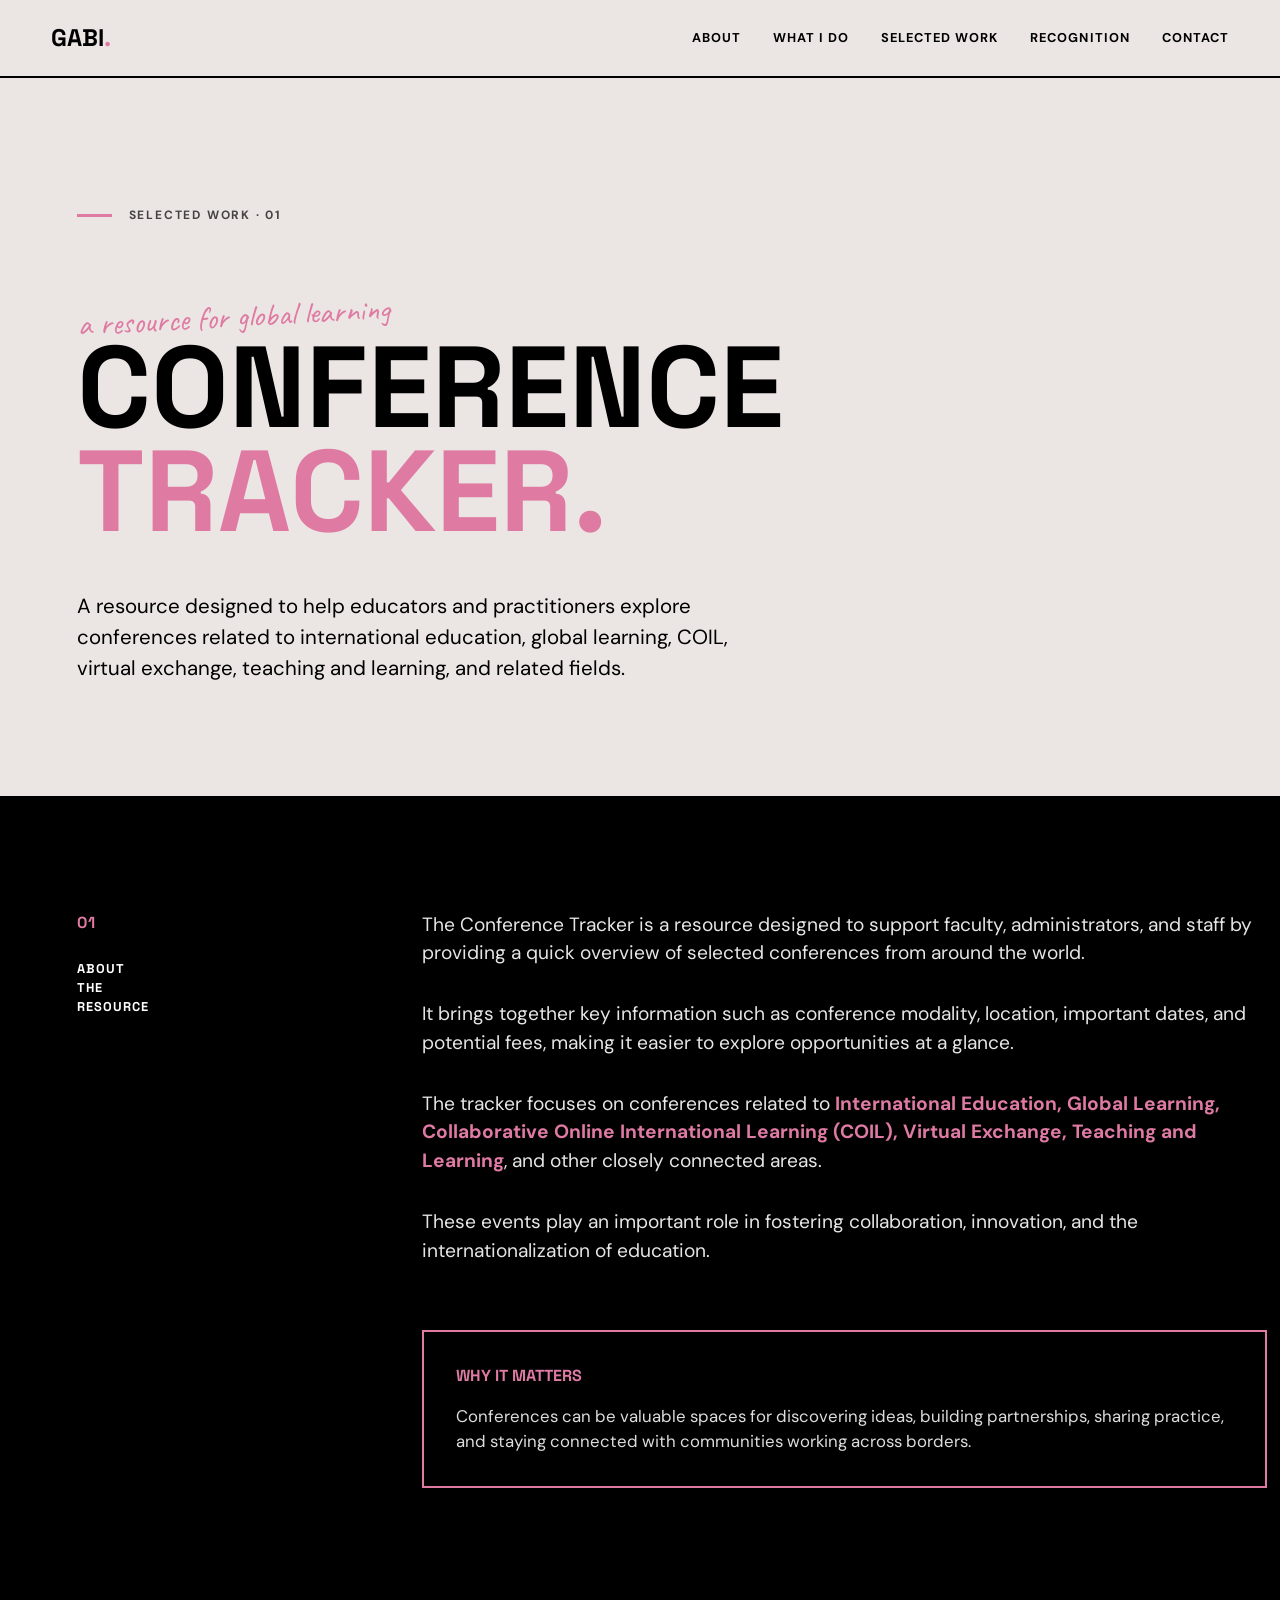
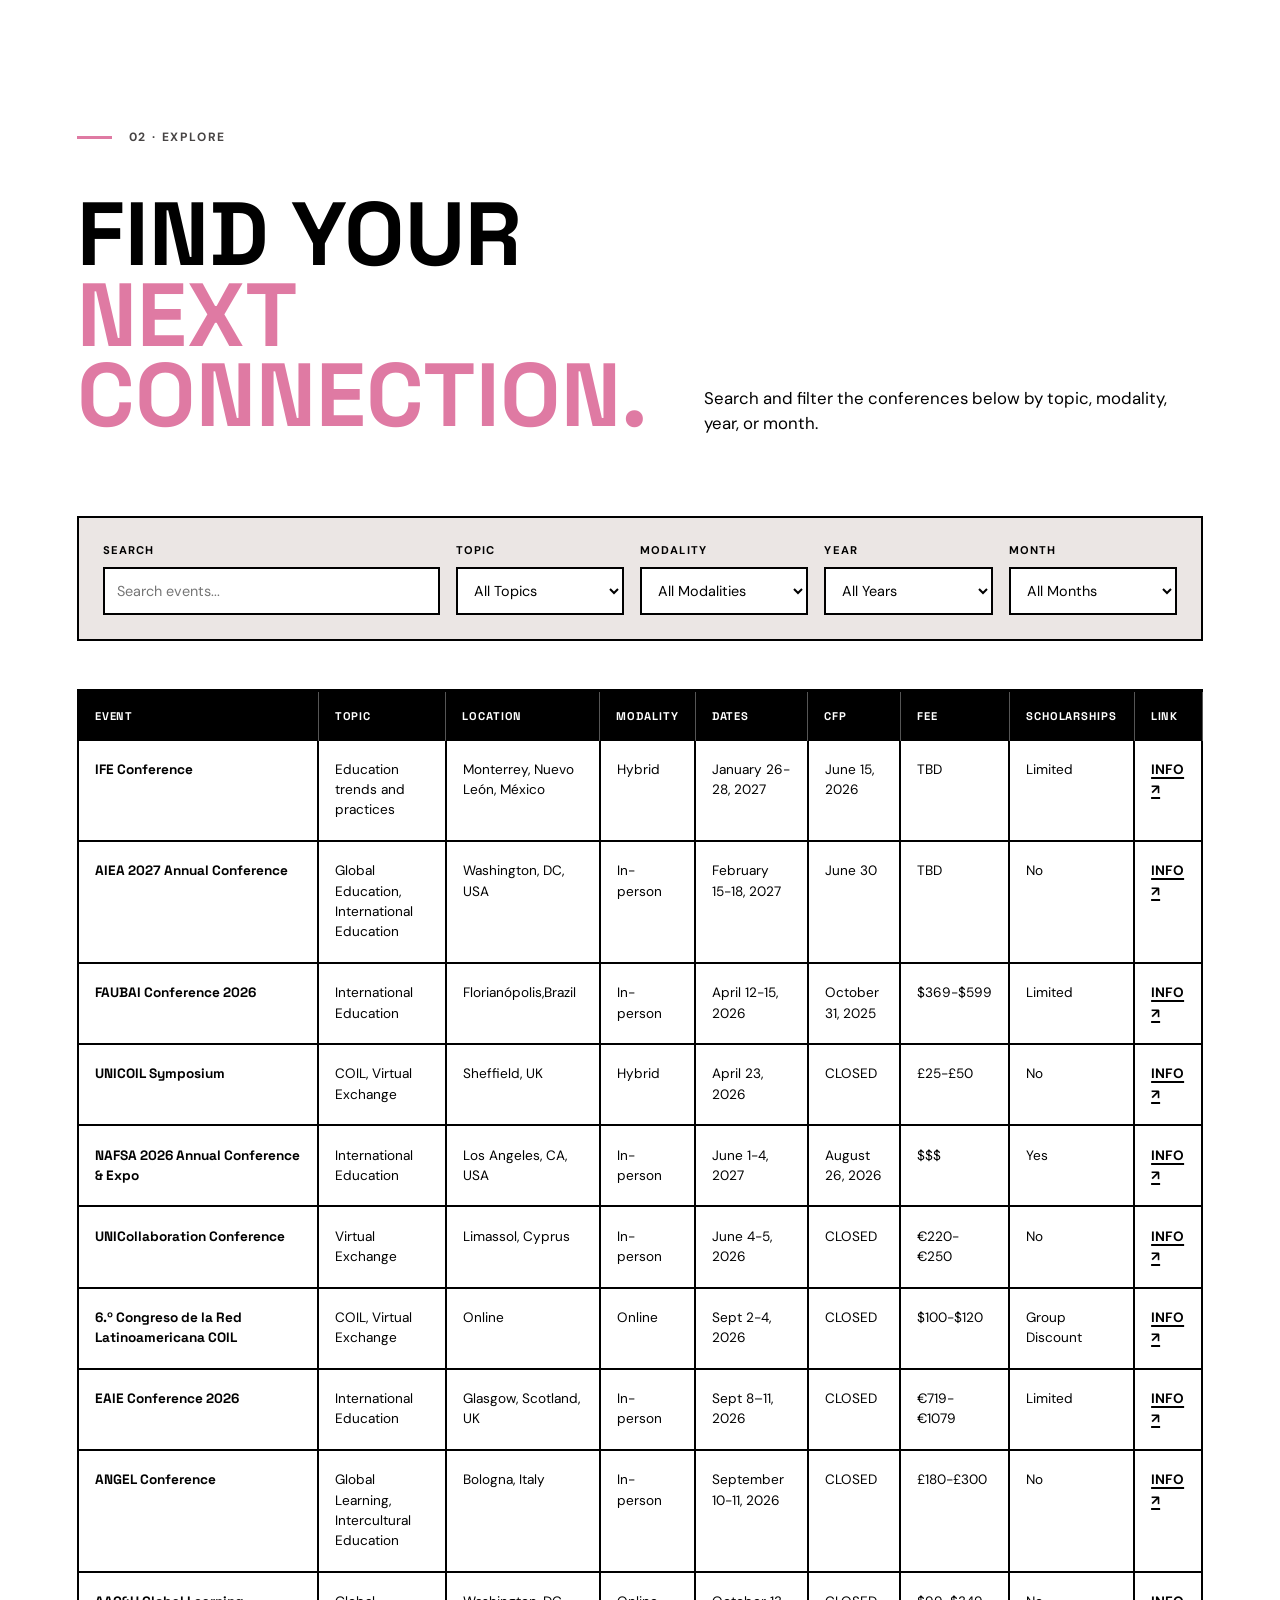
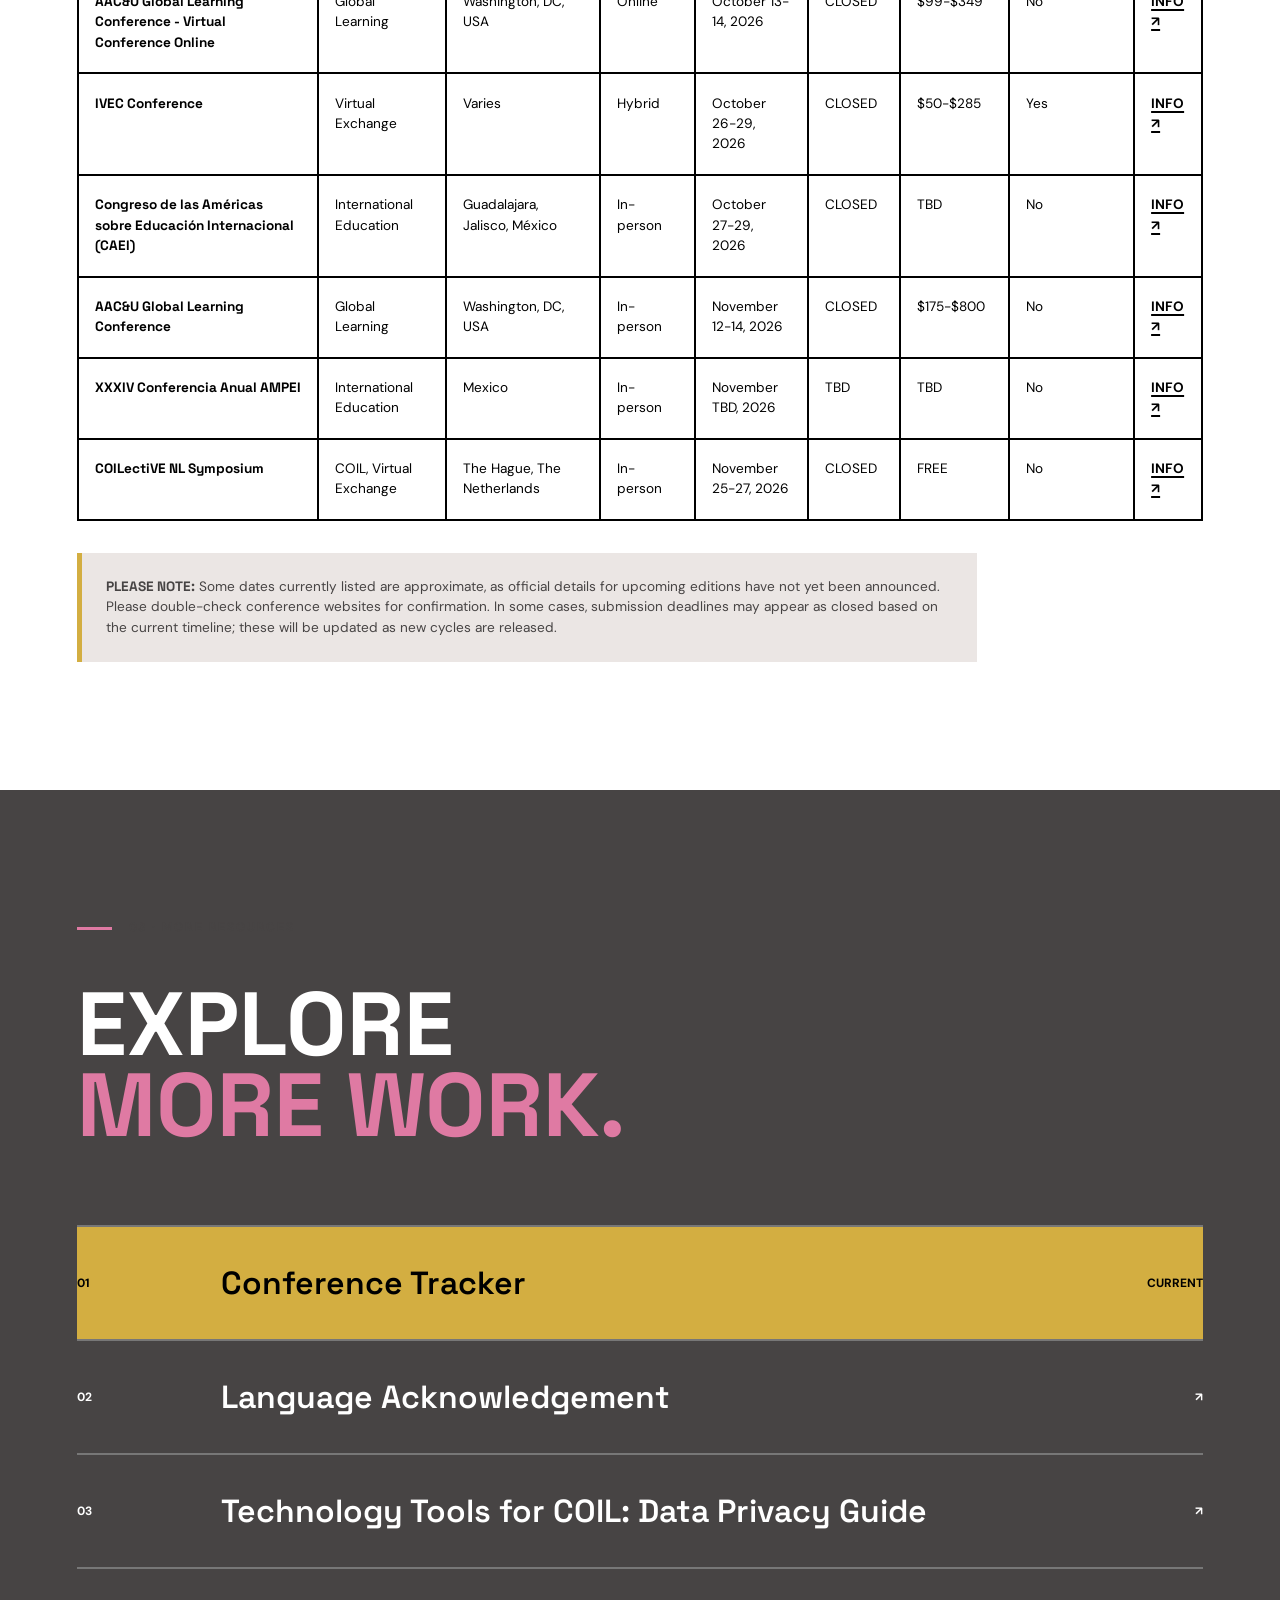
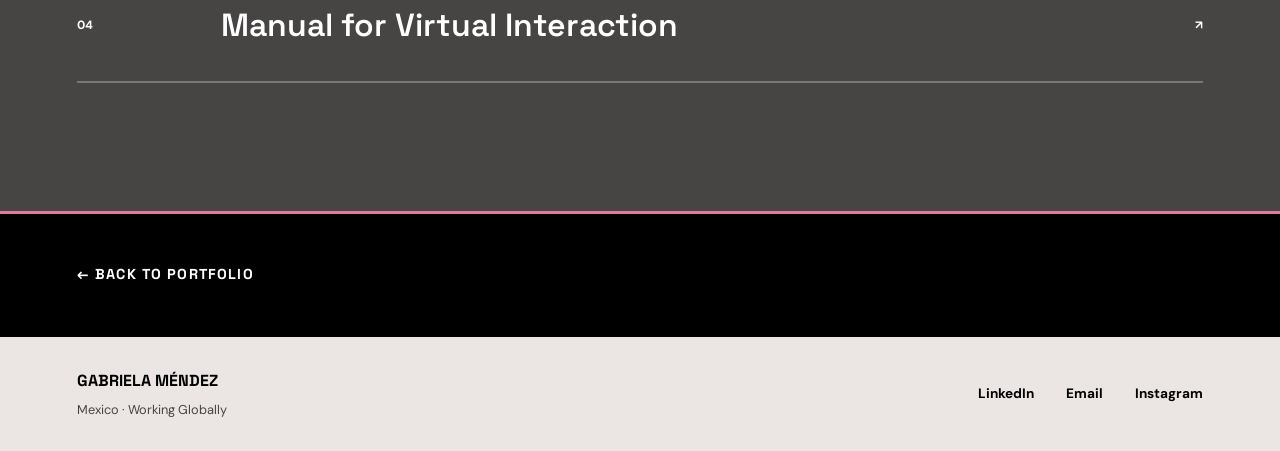
<file: conferencetracker.html>
<!DOCTYPE html>
<html lang="en">

<head>

    <meta charset="UTF-8">

    <meta name="viewport" content="width=device-width, initial-scale=1.0">

    <meta name="description"
        content="Conference Tracker by Gabriela Méndez — a resource for exploring conferences in international education, global learning, COIL, virtual exchange, and teaching and learning.">

    <title>Conference Tracker | Gabriela Méndez</title>

    <!-- Portfolio fonts -->
    <link rel="preconnect" href="https://fonts.googleapis.com">
    <link rel="preconnect" href="https://fonts.gstatic.com" crossorigin>

    <link
        href="https://fonts.googleapis.com/css2?family=DM+Sans:wght@400;500;600;700&family=Space+Grotesk:wght@400;500;600;700&family=Caveat:wght@400;500;600&display=swap"
        rel="stylesheet">

    <!-- Main portfolio stylesheet -->
    <link rel="stylesheet" href="styles.css">

</head>


<body class="resource-page">


    <!-- =====================================
         HEADER
    ====================================== -->

    <header class="site-header">

        <a href="index.html" class="logo">
            GABI<span>.</span>
        </a>

        <nav class="navigation">
            
            <a href="index.html#about">ABOUT</a>

            <a href="index.html#work">WHAT I DO</a>

            <a href="index.html#resources">SELECTED WORK</a>

            <a href="index.html#recognition">RECOGNITION</a>

            <a href="index.html#contact">CONTACT</a>

        </nav>

        <button class="menu-toggle" aria-label="Open navigation">
            ☰
        </button>

    </header>



    <!-- =====================================
         MAIN
    ====================================== -->

    <main>


        <!-- =====================================
             RESOURCE HERO
        ====================================== -->

        <section class="resource-hero">

            <div class="resource-hero-inner">

                <div class="section-label">
                    SELECTED WORK · 01
                </div>

                <p class="handwritten">
                    a resource for global learning
                </p>

                <h1>
                    CONFERENCE<br>
                    <span>TRACKER.</span>
                </h1>

                <p class="resource-intro">

                    A resource designed to help educators and practitioners
                    explore conferences related to international education,
                    global learning, COIL, virtual exchange, teaching and
                    learning, and related fields.

                </p>

            </div>

        </section>



        <!-- =====================================
             ABOUT THE RESOURCE
        ====================================== -->

        <section class="resource-description">

            <div class="resource-description-label">

                <span>01</span>

                ABOUT<br>
                THE<br>
                RESOURCE

            </div>


            <div class="resource-description-content">

                <p>
                    The Conference Tracker is a resource designed to support
                    faculty, administrators, and staff by providing a quick
                    overview of selected conferences from around the world.
                </p>

                <p>
                    It brings together key information such as conference
                    modality, location, important dates, and potential fees,
                    making it easier to explore opportunities at a glance.
                </p>

                <p>
                    The tracker focuses on conferences related to
                    <strong>International Education, Global Learning,
                    Collaborative Online International Learning (COIL),
                    Virtual Exchange, Teaching and Learning</strong>, and
                    other closely connected areas.
                </p>

                <p>
                    These events play an important role in fostering
                    collaboration, innovation, and the internationalization
                    of education.
                </p>

                <div class="resource-note">

                    <strong>WHY IT MATTERS</strong>

                    <p>
                        Conferences can be valuable spaces for discovering
                        ideas, building partnerships, sharing practice, and
                        staying connected with communities working across
                        borders.
                    </p>

                </div>

            </div>

        </section>



        <!-- =====================================
             TRACKER
        ====================================== -->

        <section class="tracker-section">

            <div class="tracker-heading">

                <div class="section-label">
                    02 · EXPLORE
                </div>

                <h2>
                    FIND YOUR<br>
                    <span>NEXT CONNECTION.</span>
                </h2>

                <p>
                    Search and filter the conferences below by topic,
                    modality, year, or month.
                </p>

            </div>



            <!-- FILTERS -->

            <div class="tracker-filters">

                <div class="filter-group search-group">

                    <label for="search">
                        SEARCH
                    </label>

                    <input
                        type="text"
                        id="search"
                        placeholder="Search events...">

                </div>


                <div class="filter-group">

                    <label for="topicFilter">
                        TOPIC
                    </label>

                    <select id="topicFilter">

                        <option value="">
                            All Topics
                        </option>

                    </select>

                </div>


                <div class="filter-group">

                    <label for="modalityFilter">
                        MODALITY
                    </label>

                    <select id="modalityFilter">

                        <option value="">
                            All Modalities
                        </option>

                    </select>

                </div>


                <div class="filter-group">

                    <label for="yearFilter">
                        YEAR
                    </label>

                    <select id="yearFilter">

                        <option value="">
                            All Years
                        </option>

                    </select>

                </div>


                <div class="filter-group">

                    <label for="monthFilter">
                        MONTH
                    </label>

                    <select id="monthFilter">

                        <option value="">
                            All Months
                        </option>

                    </select>

                </div>

            </div>



            <!-- TABLE -->

            <div class="table-wrapper">

                <table id="table">

                    <thead>

                        <tr>

                            <th>Event</th>

                            <th>Topic</th>

                            <th>Location</th>

                            <th>Modality</th>

                            <th>Dates</th>

                            <th>CFP</th>

                            <th>Fee</th>

                            <th>Scholarships</th>

                            <th>Link</th>

                        </tr>

                    </thead>

                    <tbody></tbody>

                </table>

            </div>


            <p class="tracker-disclaimer">

                <strong>PLEASE NOTE:</strong>
                Some dates currently listed are approximate, as official
                details for upcoming editions have not yet been announced.
                Please double-check conference websites for confirmation.
                In some cases, submission deadlines may appear as closed
                based on the current timeline; these will be updated as
                new cycles are released.

            </p>

        </section>



        <!-- =====================================
             CONTRIBUTIONS
        ====================================== -->

        <section class="other-work">

            <div class="section-label">
                03 · MORE RESOURCES
            </div>

            <h2>
                EXPLORE<br>
                <span>MORE WORK.</span>
            </h2>


            <div class="other-work-list">


                <a href="conferencetracker.html"
                    class="other-work-item current">

                    <span class="other-work-number">
                        01
                    </span>

                    <span>
                        Conference Tracker
                    </span>

                    <span>
                        CURRENT
                    </span>

                </a>


                <a href="language.html"
                    class="other-work-item">

                    <span class="other-work-number">
                        02
                    </span>

                    <span>
                        Language Acknowledgement
                    </span>

                    <span>
                        ↗
                    </span>

                </a>


                <a href="guide.html"
                    class="other-work-item">

                    <span class="other-work-number">
                        03
                    </span>

                    <span>
                        Technology Tools for COIL:
                        Data Privacy Guide
                    </span>

                    <span>
                        ↗
                    </span>

                </a>
                
                <a href="virtualinteraction.html"
                    class="other-work-item">

                    <span class="other-work-number">
                        04
                    </span>

                    <span>
                        Manual for Virtual Interaction
                    </span>

                    <span>
                        ↗
                    </span>

                </a>

            </div>

        </section>



        <!-- =====================================
             BACK TO PORTFOLIO
        ====================================== -->

        <section class="resource-back">

            <a href="index.html">

                ← BACK TO PORTFOLIO

            </a>

        </section>



    </main>



    <!-- =====================================
         FOOTER
    ====================================== -->

    <footer class="footer">

        <div>

            <strong>
                GABRIELA MÉNDEZ
            </strong>

            <span>
                Mexico · Working Globally
            </span>

        </div>


        <div class="footer-links">

            <a
                href="https://www.linkedin.com/in/gmendezc/"
                target="_blank"
                rel="noopener">
                LinkedIn
            </a>

            <a href="mailto:gabimendezcarrera@gmail.com">
                Email
            </a>
                                    <a
                href="https://www.instagram.com/globalmentecongabi/"
                target="_blank">
                Instagram
            </a>


        </div>

    </footer>



    <!-- =====================================
         CONFERENCE TRACKER SCRIPT
    ====================================== -->

    <script>

        let data = [];


        /*
         * Load conference data
         */

        fetch('conferences.json')

            .then(res => res.json())

            .then(json => {

                data = json;

                populateFilters();

                renderTable();

            })

            .catch(error => {

                console.error(
                    "Unable to load conferences.json:",
                    error
                );

            });



        /*
         * Populate dropdown filters
         */

        function populateFilters() {

            const topics = [
                ...new Set(
                    data
                        .map(d => d.topic)
                        .filter(Boolean)
                )
            ].sort();


            const modalities = [
                ...new Set(
                    data
                        .map(d => d.modality)
                        .filter(Boolean)
                )
            ].sort();


            const years = [
                ...new Set(
                    data
                        .map(d => d.year)
                        .filter(Boolean)
                )
            ].sort((a, b) => b - a);


            const months = [
                ...new Set(
                    data
                        .map(d => d.month)
                        .filter(Boolean)
                )
            ];


            const topicFilter =
                document.getElementById("topicFilter");

            const modalityFilter =
                document.getElementById("modalityFilter");

            const yearFilter =
                document.getElementById("yearFilter");

            const monthFilter =
                document.getElementById("monthFilter");


            topics.forEach(topic => {

                topicFilter.innerHTML += `
                    <option value="${topic}">
                        ${topic}
                    </option>
                `;

            });


            modalities.forEach(modality => {

                modalityFilter.innerHTML += `
                    <option value="${modality}">
                        ${modality}
                    </option>
                `;

            });


            years.forEach(year => {

                yearFilter.innerHTML += `
                    <option value="${year}">
                        ${year}
                    </option>
                `;

            });


            months.forEach(month => {

                monthFilter.innerHTML += `
                    <option value="${month}">
                        ${month}
                    </option>
                `;

            });

        }



        /*
         * Render conference table
         */

        function renderTable() {

            const search =
                document
                    .getElementById("search")
                    .value
                    .toLowerCase();


            const topic =
                document
                    .getElementById("topicFilter")
                    .value;


            const modality =
                document
                    .getElementById("modalityFilter")
                    .value;


            const year =
                document
                    .getElementById("yearFilter")
                    .value;


            const month =
                document
                    .getElementById("monthFilter")
                    .value;



            const filtered = data.filter(d =>

                (
                    !search ||
                    String(d.event)
                        .toLowerCase()
                        .includes(search)
                )

                &&

                (
                    !topic ||
                    String(d.topic) === topic
                )

                &&

                (
                    !modality ||
                    String(d.modality) === modality
                )

                &&

                (
                    !year ||
                    String(d.year) === year
                )

                &&

                (
                    !month ||
                    String(d.month) === month
                )

            );



            const tbody =
                document.querySelector(
                    "#table tbody"
                );


            tbody.innerHTML = "";



            if (filtered.length === 0) {

                tbody.innerHTML = `
                    <tr>
                        <td
                            colspan="9"
                            class="no-results">
                            No conferences found.
                            Try changing your filters.
                        </td>
                    </tr>
                `;

                return;

            }



            filtered.forEach(d => {

                tbody.innerHTML += `

                    <tr>

                        <td class="event-name">
                            ${d.event || ""}
                        </td>

                        <td>
                            ${d.topic || ""}
                        </td>

                        <td>
                            ${d.location || ""}
                        </td>

                        <td>
                            ${d.modality || ""}
                        </td>

                        <td>
                            ${d.dates || ""}
                        </td>

                        <td>
                            ${d.cfp || ""}
                        </td>

                        <td>
                            ${d.fee || ""}
                        </td>

                        <td>
                            ${d.scholarships || ""}
                        </td>

                        <td>

                            ${
                                d.link
                                ?
                                `<a
                                    href="${d.link}"
                                    target="_blank"
                                    rel="noopener"
                                    class="table-link">
                                    INFO ↗
                                </a>`
                                :
                                "—"
                            }

                        </td>

                    </tr>

                `;

            });

        }



        /*
         * Filter listeners
         */

        document
            .getElementById("search")
            .addEventListener(
                "input",
                renderTable
            );


        document
            .getElementById("topicFilter")
            .addEventListener(
                "change",
                renderTable
            );


        document
            .getElementById("modalityFilter")
            .addEventListener(
                "change",
                renderTable
            );


        document
            .getElementById("yearFilter")
            .addEventListener(
                "change",
                renderTable
            );


        document
            .getElementById("monthFilter")
            .addEventListener(
                "change",
                renderTable
            );

    </script>


</body>

</html>
</file>
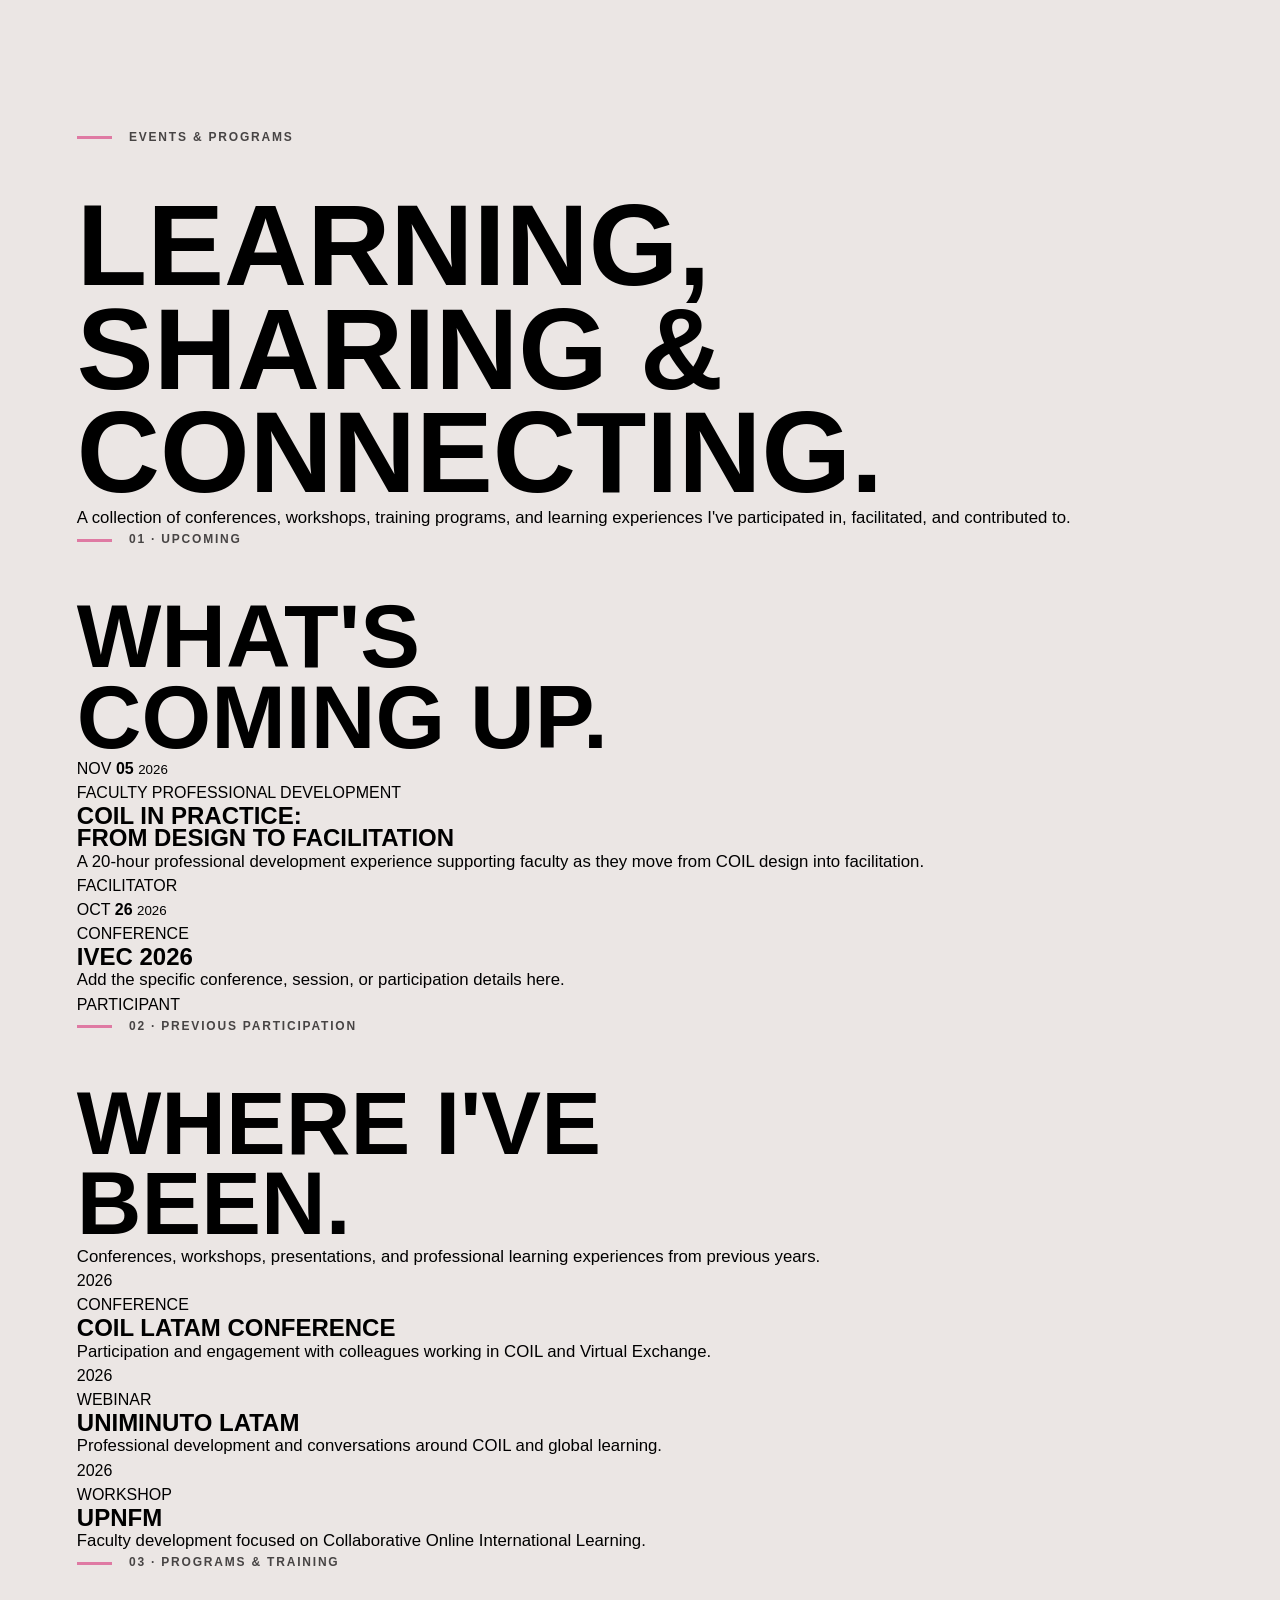
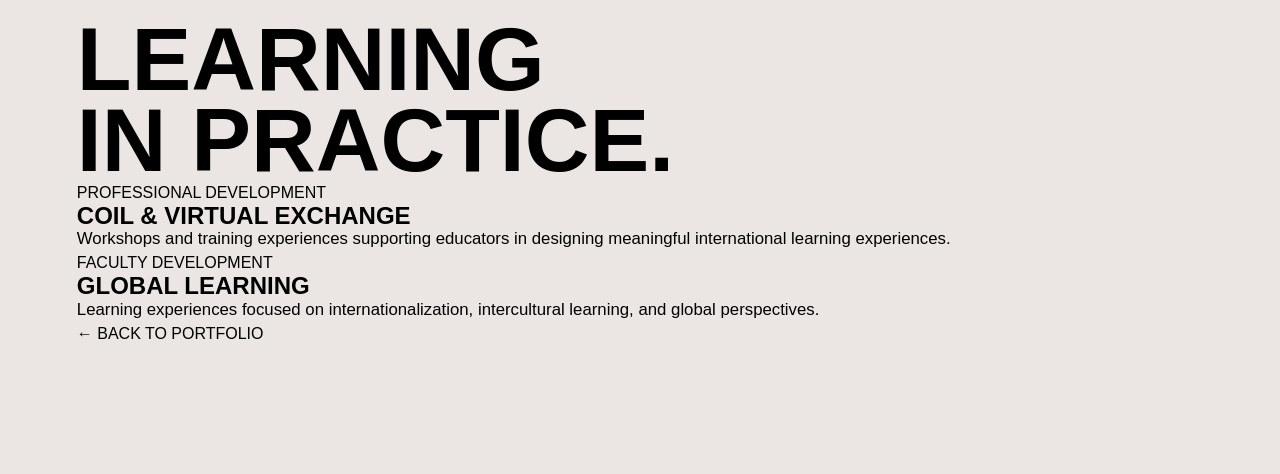
<file: events.html>
<!DOCTYPE html>
<html lang="en">

<head>

    <meta charset="UTF-8">
    <meta name="viewport" content="width=device-width, initial-scale=1.0">

    <title>Events & Programs · Gabriela Méndez</title>

    <link rel="stylesheet" href="styles.css">

</head>


<body>

    <!-- =========================
         PAGE HERO
    ========================== -->

    <main>

        <section class="events-page section">

            <div class="section-label">
                EVENTS & PROGRAMS
            </div>

            <div class="events-page-intro">

                <h1>
                    LEARNING,<br>
                    SHARING &<br>
                    <span>CONNECTING.</span>
                </h1>

                <p>
                    A collection of conferences, workshops,
                    training programs, and learning experiences
                    I've participated in, facilitated, and
                    contributed to.
                </p>

            </div>


            <!-- =========================
                 UPCOMING
            ========================== -->

            <section class="events-category">

                <div class="section-label">
                    01 · UPCOMING
                </div>

                <h2>
                    WHAT'S<br>
                    <span>COMING UP.</span>
                </h2>


                <div class="event-list">

                    <article class="event-item">

                        <div class="event-date">
                            <span>NOV</span>
                            <strong>05</strong>
                            <small>2026</small>
                        </div>

                        <div class="event-info">

                            <span class="event-type">
                                FACULTY PROFESSIONAL DEVELOPMENT
                            </span>

                            <h3>
                                COIL IN PRACTICE:<br>
                                FROM DESIGN TO FACILITATION
                            </h3>

                            <p>
                                A 20-hour professional development
                                experience supporting faculty as they
                                move from COIL design into facilitation.
                            </p>

                            <span class="event-role">
                                FACILITATOR
                            </span>

                        </div>

                    </article>


                    <article class="event-item">

                        <div class="event-date">
                            <span>OCT</span>
                            <strong>26</strong>
                            <small>2026</small>
                        </div>

                        <div class="event-info">

                            <span class="event-type">
                                CONFERENCE
                            </span>

                            <h3>
                                IVEC 2026
                            </h3>

                            <p>
                                Add the specific conference,
                                session, or participation details here.
                            </p>

                            <span class="event-role">
                                PARTICIPANT
                            </span>

                        </div>

                    </article>

                </div>

            </section>


            <!-- =========================
                 PAST PARTICIPATION
            ========================== -->

            <section class="events-category">

                <div class="section-label">
                    02 · PREVIOUS PARTICIPATION
                </div>

                <h2>
                    WHERE I'VE<br>
                    <span>BEEN.</span>
                </h2>

                <p class="events-category-intro">
                    Conferences, workshops, presentations, and
                    professional learning experiences from previous
                    years.
                </p>


                <div class="past-events-list">

                    <article class="past-event">

                        <span class="past-event-year">
                            2026
                        </span>

                        <div>
                            <span class="event-type">
                                CONFERENCE
                            </span>

                            <h3>
                                COIL LATAM CONFERENCE
                            </h3>

                            <p>
                                Participation and engagement with
                                colleagues working in COIL and
                                Virtual Exchange.
                            </p>
                        </div>

                    </article>


                    <article class="past-event">

                        <span class="past-event-year">
                            2026
                        </span>

                        <div>
                            <span class="event-type">
                                WEBINAR
                            </span>

                            <h3>
                                UNIMINUTO LATAM
                            </h3>

                            <p>
                                Professional development and
                                conversations around COIL and
                                global learning.
                            </p>
                        </div>

                    </article>


                    <article class="past-event">

                        <span class="past-event-year">
                            2026
                        </span>

                        <div>
                            <span class="event-type">
                                WORKSHOP
                            </span>

                            <h3>
                                UPNFM
                            </h3>

                            <p>
                                Faculty development focused on
                                Collaborative Online International
                                Learning.
                            </p>
                        </div>

                    </article>

                </div>

            </section>


            <!-- =========================
                 PROGRAMS & TRAINING
            ========================== -->

            <section class="events-category">

                <div class="section-label">
                    03 · PROGRAMS & TRAINING
                </div>

                <h2>
                    LEARNING<br>
                    <span>IN PRACTICE.</span>
                </h2>


                <div class="program-grid">

                    <article class="program-card">

                        <span class="event-type">
                            PROFESSIONAL DEVELOPMENT
                        </span>

                        <h3>
                            COIL & VIRTUAL EXCHANGE
                        </h3>

                        <p>
                            Workshops and training experiences
                            supporting educators in designing
                            meaningful international learning
                            experiences.
                        </p>

                    </article>


                    <article class="program-card">

                        <span class="event-type">
                            FACULTY DEVELOPMENT
                        </span>

                        <h3>
                            GLOBAL LEARNING
                        </h3>

                        <p>
                            Learning experiences focused on
                            internationalization, intercultural
                            learning, and global perspectives.
                        </p>

                    </article>

                </div>

            </section>


            <!-- =========================
                 BACK
            ========================== -->

            <div class="events-back">

                <a href="index.html">
                    ← BACK TO PORTFOLIO
                </a>

            </div>

        </section>

    </main>


</body>

</html>
</file>
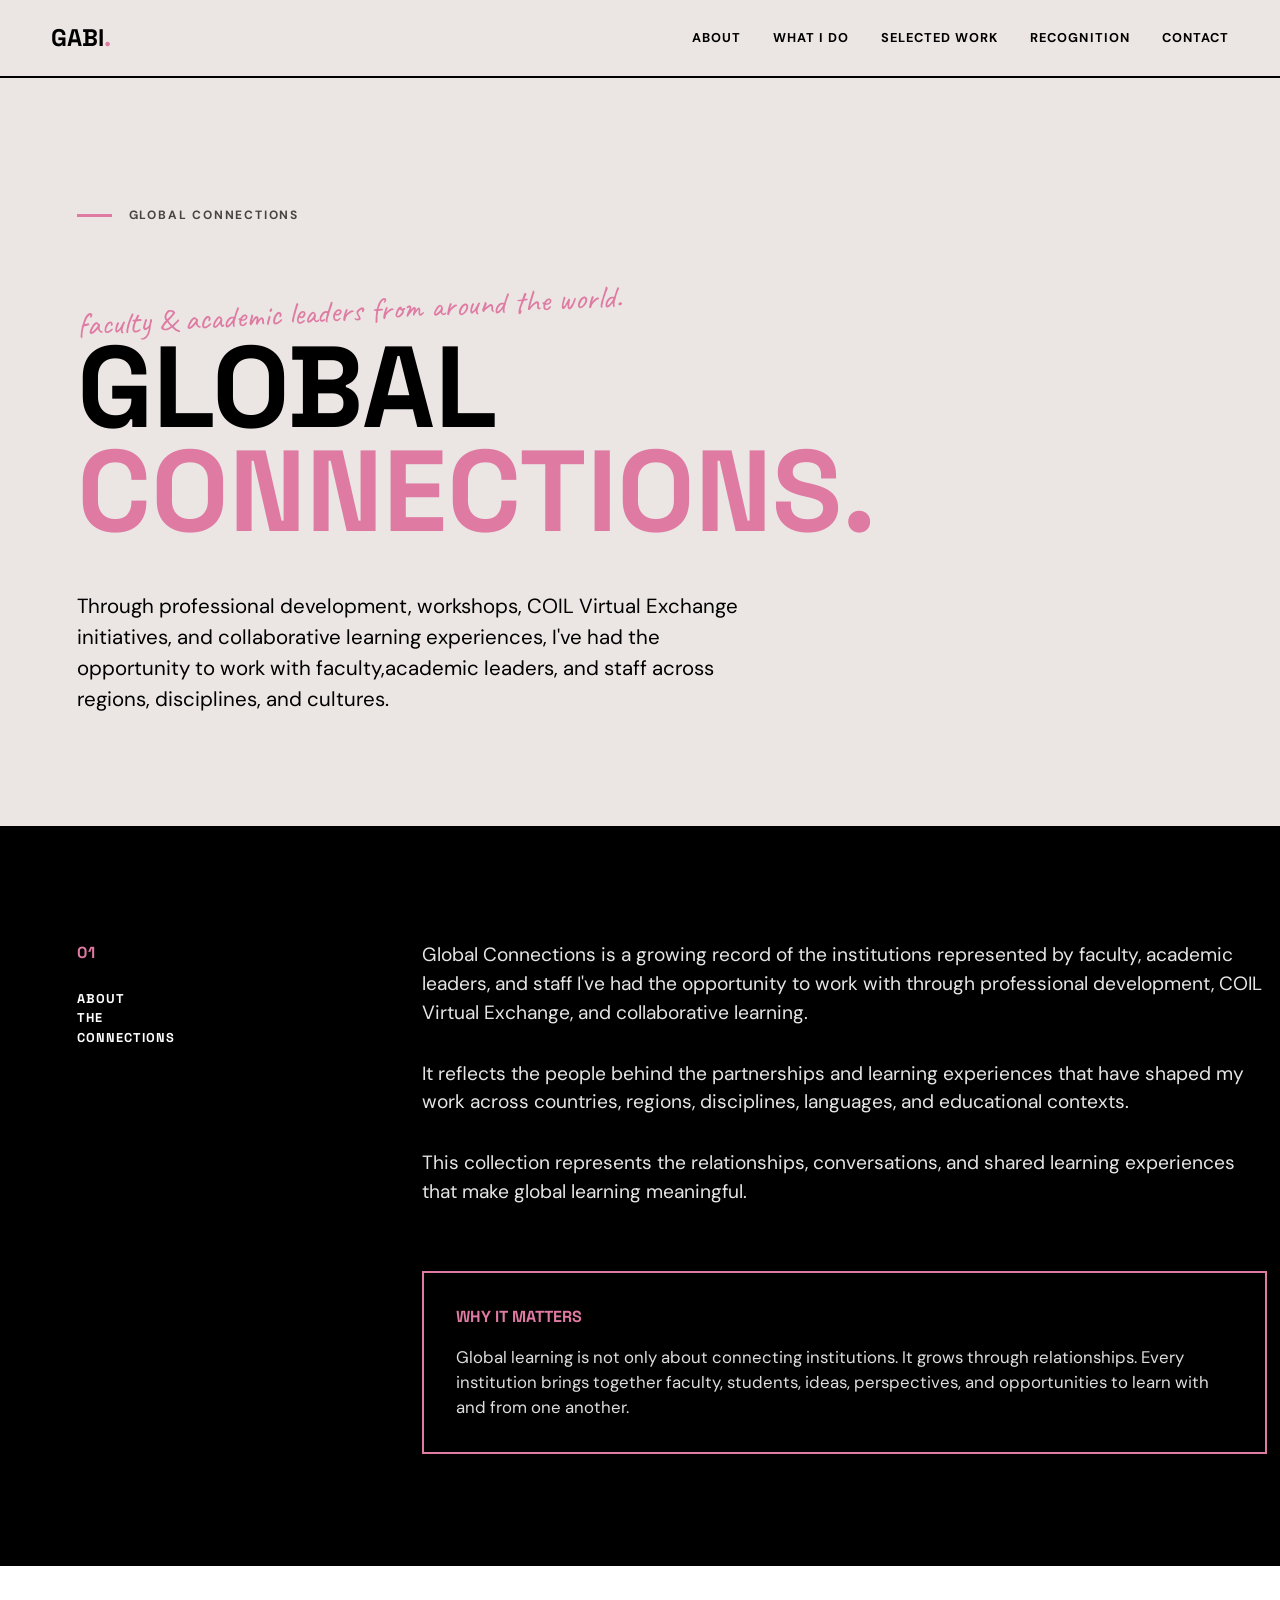
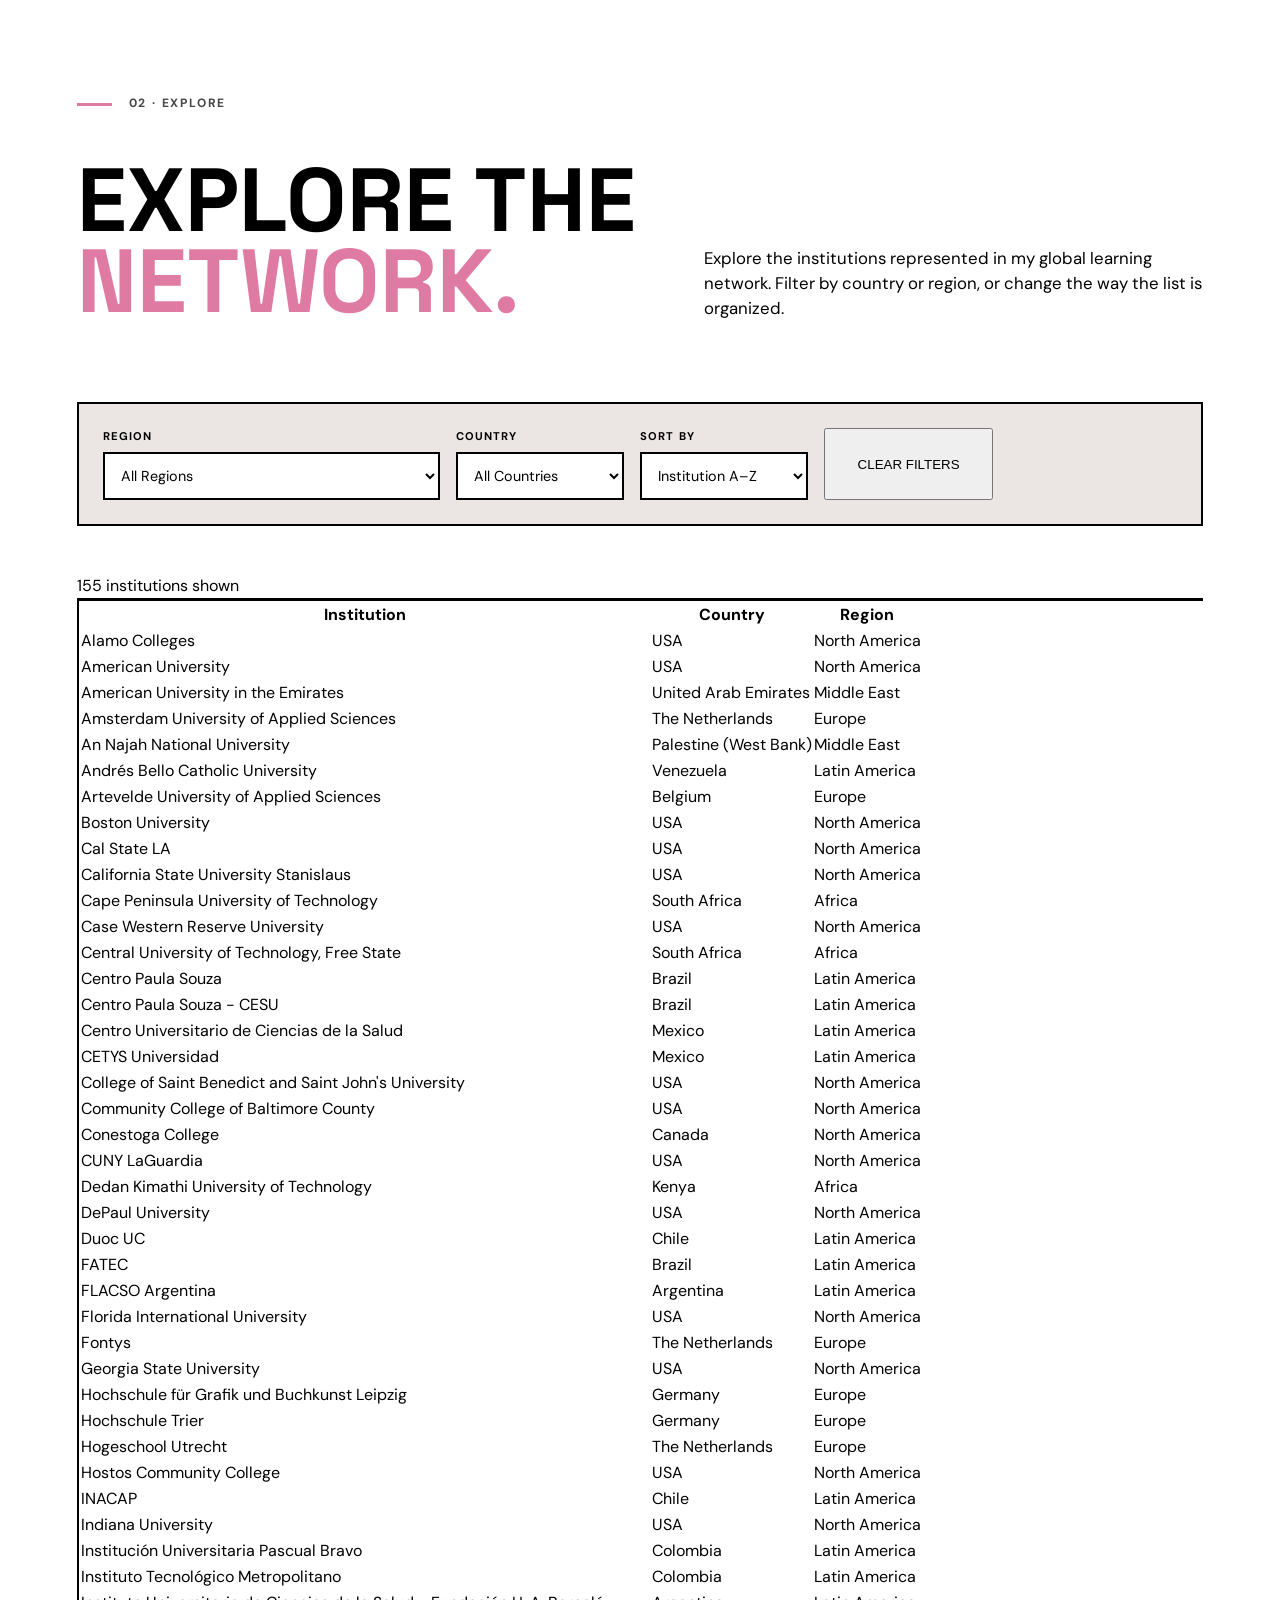
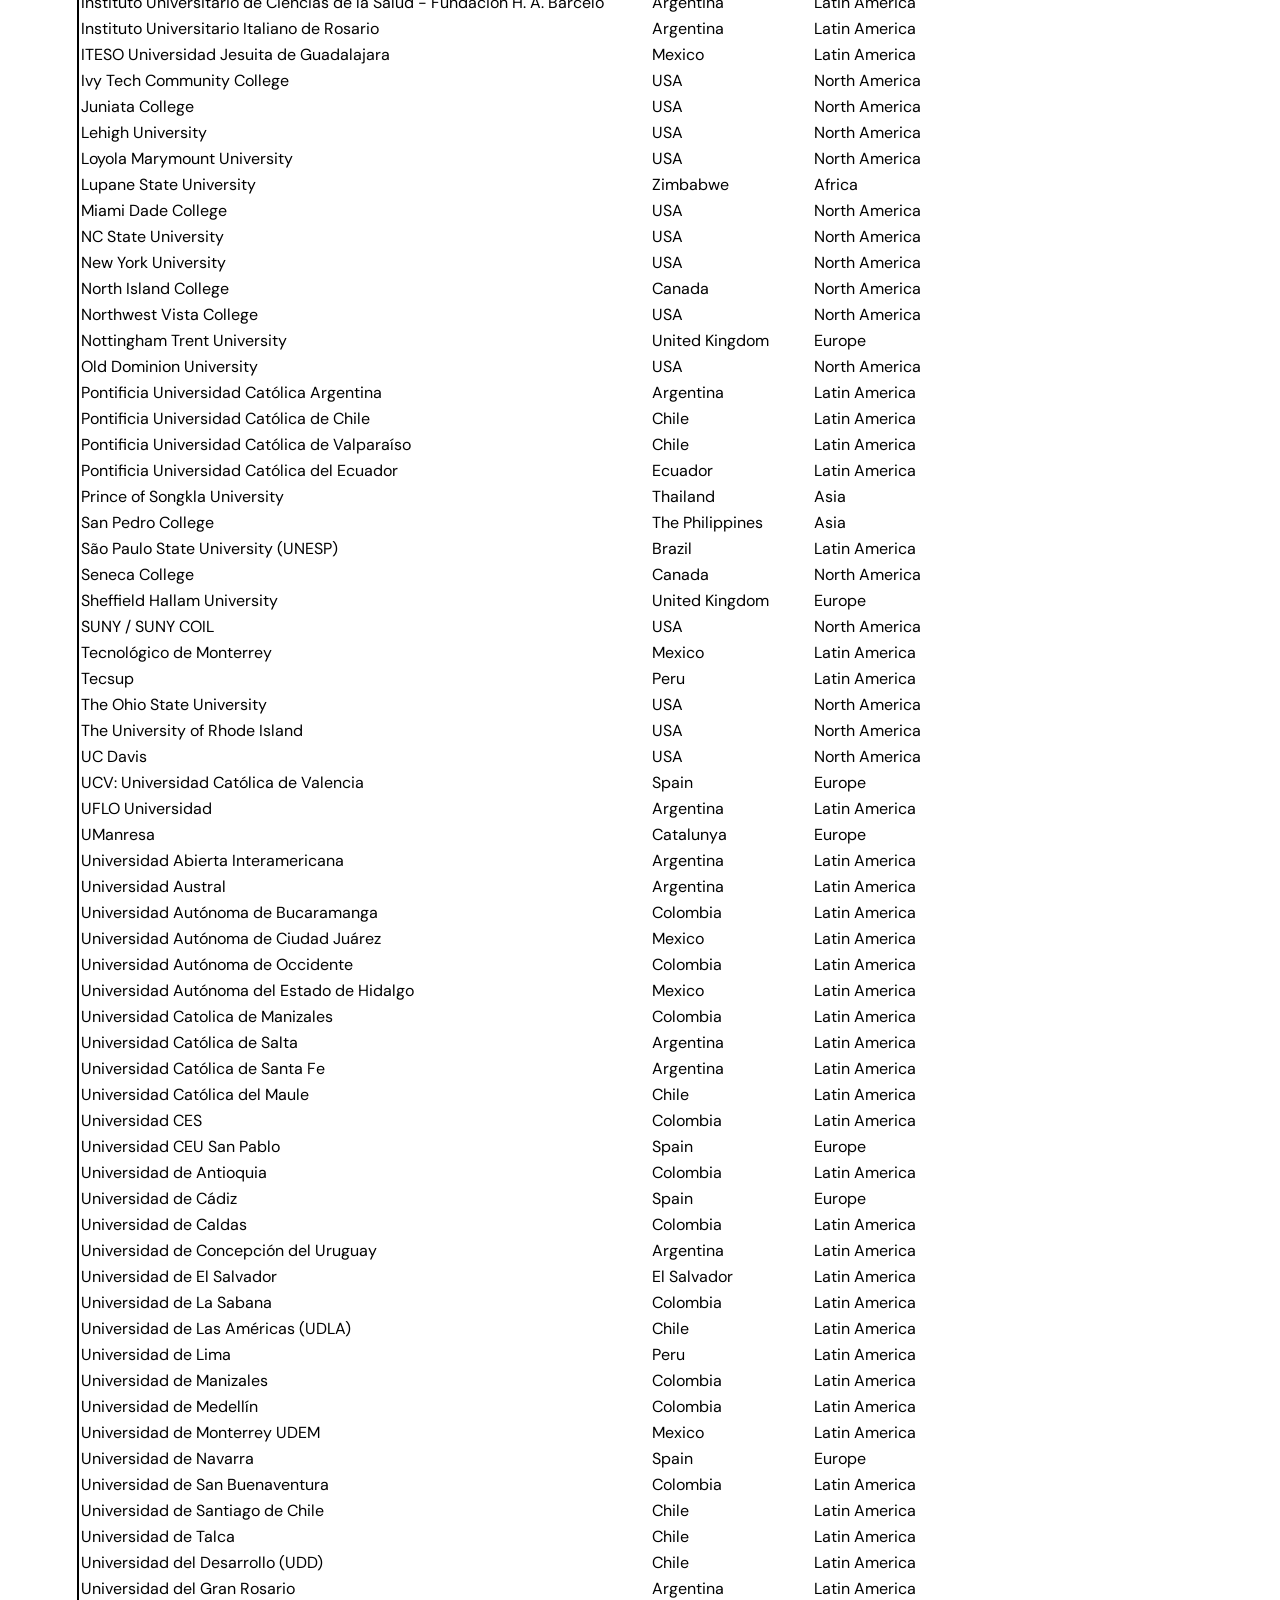
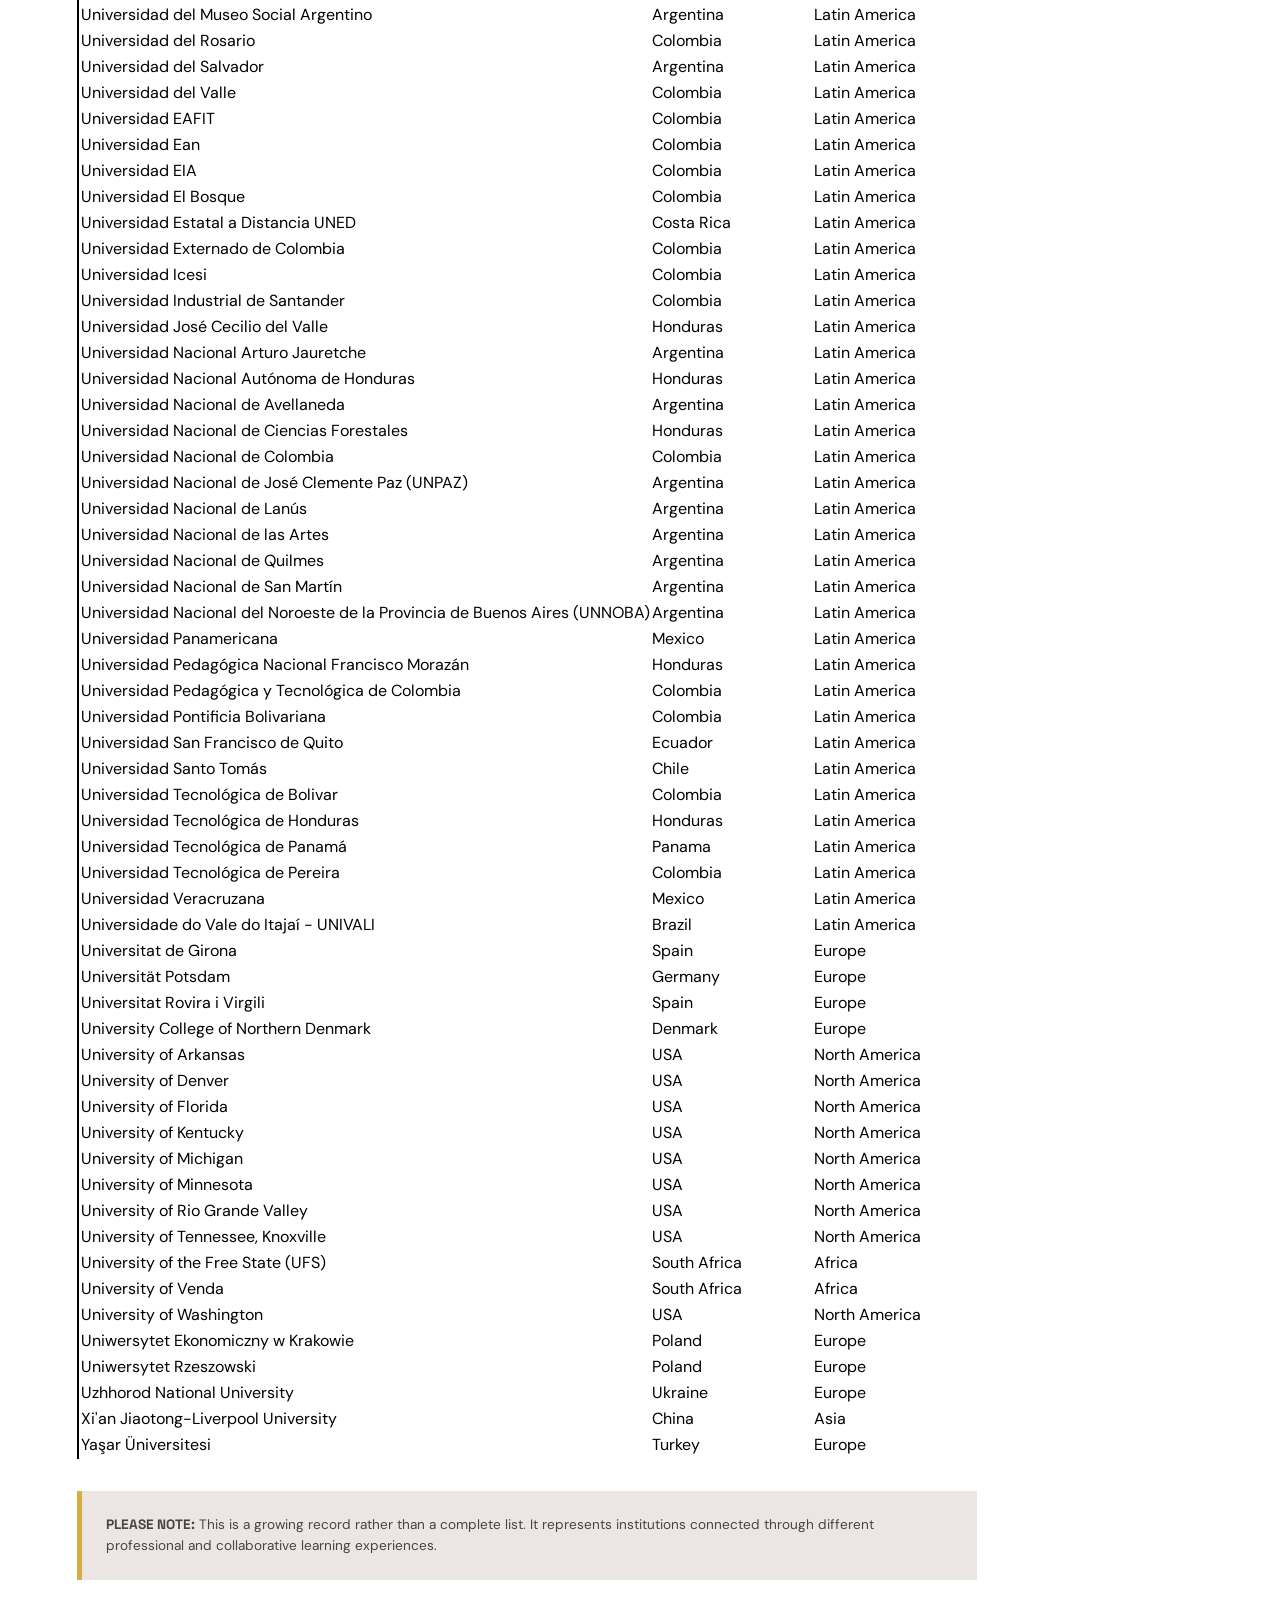
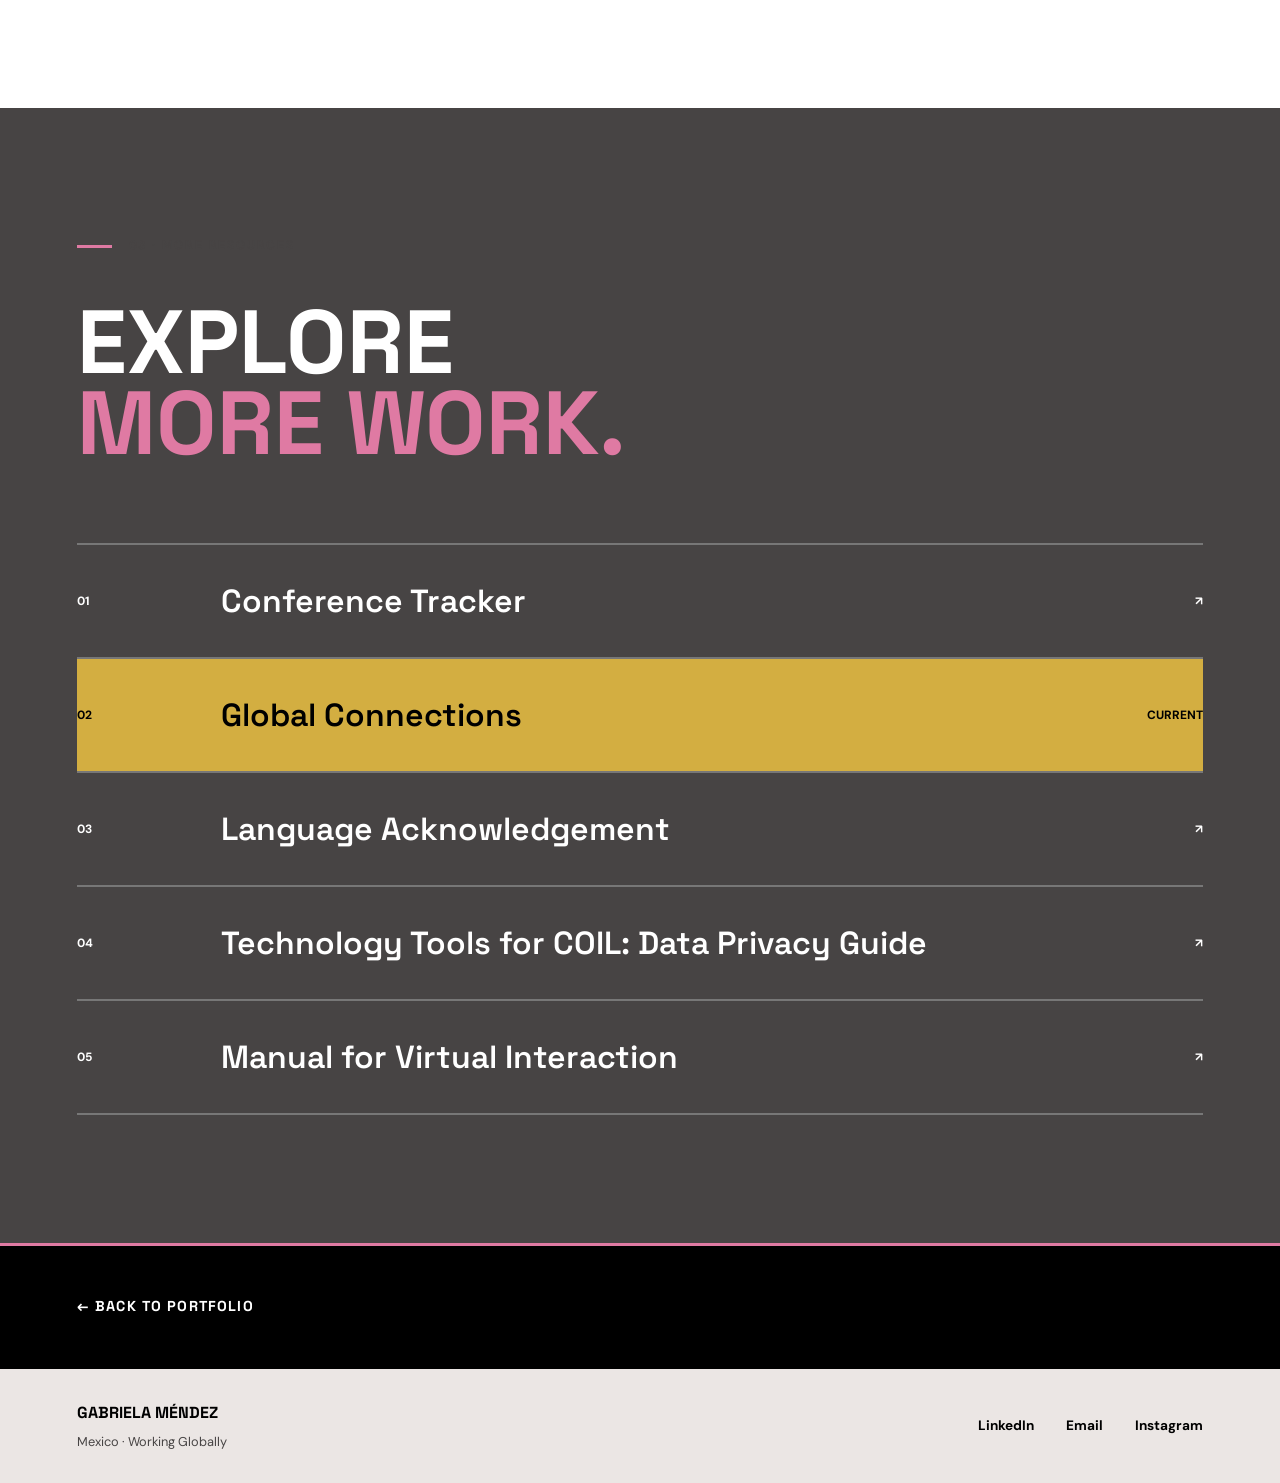
<file: globalconnections.html>
<!DOCTYPE html>
<html lang="en">

<head>

    <meta charset="UTF-8">

    <meta name="viewport" content="width=device-width, initial-scale=1.0">

    <meta name="description"
        content="Global Connections by Gabriela Méndez — a growing record of institutions connected through global learning, COIL, virtual exchange, and collaborative learning.">

    <title>Global Connections | Gabriela Méndez</title>

    <!-- Portfolio fonts -->
    <link rel="preconnect" href="https://fonts.googleapis.com">
    <link rel="preconnect" href="https://fonts.gstatic.com" crossorigin>

    <link
        href="https://fonts.googleapis.com/css2?family=DM+Sans:wght@400;500;600;700&family=Space+Grotesk:wght@400;500;600;700&family=Caveat:wght@400;500;600&display=swap"
        rel="stylesheet">

    <!-- Main portfolio stylesheet -->
    <link rel="stylesheet" href="styles.css">

</head>


<body class="resource-page">


    <!-- =====================================
         HEADER
    ====================================== -->

    <header class="site-header">

        <a href="index.html" class="logo">
            GABI<span>.</span>
        </a>

        <nav class="navigation">
 
            <a href="index.html#about">ABOUT</a>

            <a href="index.html#work">WHAT I DO</a>

            <a href="index.html#resources">SELECTED WORK</a>

            <a href="index.html#recognition">RECOGNITION</a>

            <a href="index.html#contact">CONTACT</a>
        </nav>

        <button
            class="menu-toggle"
            type="button"
            aria-label="Open navigation"
            aria-expanded="false">

            ☰

        </button>

    </header>



    <!-- =====================================
         MAIN
    ====================================== -->

    <main>


        <!-- =====================================
             RESOURCE HERO
        ====================================== -->

        <section class="resource-hero connections-hero">

            <div class="resource-hero-inner">

                <div class="section-label">
                    GLOBAL CONNECTIONS
                </div>

                <p class="handwritten">
                    faculty & academic leaders from around the world.
                </p>

                <h1>
                    GLOBAL<br>
                    <span>CONNECTIONS.</span>
                </h1>

                <p class="resource-intro">

                    Through professional development, workshops, COIL Virtual Exchange
                    initiatives, and collaborative learning experiences,
                    I've had the opportunity to work with faculty,academic leaders, and staff
                    across regions, disciplines, and cultures.

                </p>

            </div>

        </section>



        <!-- =====================================
             ABOUT THE RESOURCE
        ====================================== -->

        <section class="resource-description">

            <div class="resource-description-label">

                <span>01</span>

                ABOUT<br>
                THE<br>
                CONNECTIONS

            </div>


            <div class="resource-description-content">

                <p>

                    Global Connections is a growing record of the institutions
                    represented by faculty, academic leaders, and staff I've had the
                    opportunity to work with through professional development,
                    COIL Virtual Exchange, and collaborative learning.

                </p>

                <p>

                    It reflects the people behind the partnerships and
                    learning experiences that have shaped my work across
                    countries, regions, disciplines, languages, and
                    educational contexts.

                </p>

                <p>

                    This collection represents the relationships,
                    conversations, and shared learning experiences that
                    make global learning meaningful.

                </p>


                <div class="resource-note">

                    <strong>WHY IT MATTERS</strong>

                    <p>

                        Global learning is not only about connecting institutions. It grows through relationships.
                        Every institution brings together faculty, students, ideas, perspectives, and opportunities to learn with and from one another.
                    </p>

                </div>

            </div>

        </section>



        <!-- =====================================
             CONNECTIONS TRACKER
        ====================================== -->

        <section class="tracker-section connections-tracker">


            <div class="tracker-heading">

                <div>

                    <div class="section-label">
                        02 · EXPLORE
                    </div>

                    <h2>
                        EXPLORE THE<br>
                        <span>NETWORK.</span>
                    </h2>

                </div>


                <p>

                    Explore the institutions represented in my global
                    learning network. Filter by country or region,
                    or change the way the list is organized.

                </p>

            </div>



            <!-- =====================================
                 FILTERS
            ====================================== -->

            <div class="tracker-filters">


                <!-- REGION -->

                <div class="filter-group">

                    <label for="region-filter">
                        REGION
                    </label>

                    <select id="region-filter">

                        <option value="">
                            All Regions
                        </option>

                    </select>

                </div>



                <!-- COUNTRY -->

                <div class="filter-group">

                    <label for="country-filter">
                        COUNTRY
                    </label>

                    <select id="country-filter">

                        <option value="">
                            All Countries
                        </option>

                    </select>

                </div>



                <!-- SORT -->

                <div class="filter-group">

                    <label for="sort-filter">
                        SORT BY
                    </label>

                    <select id="sort-filter">

                        <option value="institution-asc">
                            Institution A–Z
                        </option>

                        <option value="institution-desc">
                            Institution Z–A
                        </option>

                        <option value="country-asc">
                            Country A–Z
                        </option>

                        <option value="country-desc">
                            Country Z–A
                        </option>

                        <option value="region-asc">
                            Region A–Z
                        </option>

                        <option value="region-desc">
                            Region Z–A
                        </option>

                    </select>

                </div>



                <!-- CLEAR -->

                <button
                    id="clear-filters"
                    type="button"
                    class="filter-clear">

                    CLEAR FILTERS

                </button>

            </div>



            <!-- =====================================
                 RESULTS SUMMARY
            ====================================== -->

            <div class="connections-summary">

                <span id="results-count">
                    0
                </span>

                institutions shown

            </div>



            <!-- =====================================
                 TABLE
            ====================================== -->

            <div class="table-wrapper">

                <table id="connections-table">

                    <thead>

                        <tr>

                            <th>
                                Institution
                            </th>

                            <th>
                                Country
                            </th>

                            <th>
                                Region
                            </th>

                        </tr>

                    </thead>

                    <tbody id="connections-body">
                    </tbody>

                </table>

            </div>



            <!-- =====================================
                 NO RESULTS
            ====================================== -->

            <div
                id="no-results"
                class="tracker-empty"
                hidden>

                No institutions found.
                Try changing your filters.

            </div>



            <!-- =====================================
                 DATA NOTE
            ====================================== -->

            <p class="tracker-disclaimer">

                <strong>PLEASE NOTE:</strong>

                This is a growing record rather than a complete list.
                It represents institutions connected through different
                professional and collaborative learning experiences.

            </p>

        </section>


        <!-- =====================================
             MORE RESOURCES
        ====================================== -->

        <section class="other-work">

            <div class="section-label">
                03 · MORE RESOURCES
            </div>

            <h2>
                EXPLORE<br>
                <span>MORE WORK.</span>
            </h2>


            <div class="other-work-list">


                <a
                    href="conferencetracker.html"
                    class="other-work-item">

                    <span class="other-work-number">
                        01
                    </span>

                    <span>
                        Conference Tracker
                    </span>

                    <span>
                        ↗
                    </span>

                </a>


                <a
                    href="globalconnections.html"
                    class="other-work-item current">

                    <span class="other-work-number">
                        02
                    </span>

                    <span>
                        Global Connections
                    </span>

                    <span>
                        CURRENT
                    </span>

                </a>


                <a
                    href="language.html"
                    class="other-work-item">

                    <span class="other-work-number">
                        03
                    </span>

                    <span>
                        Language Acknowledgement
                    </span>

                    <span>
                        ↗
                    </span>

                </a>


                <a
                    href="guide.html"
                    class="other-work-item">

                    <span class="other-work-number">
                        04
                    </span>

                    <span>
                        Technology Tools for COIL:
                        Data Privacy Guide
                    </span>

                    <span>
                        ↗
                    </span>

                </a>


                <a
                    href="virtualinteraction.html"
                    class="other-work-item">

                    <span class="other-work-number">
                        05
                    </span>

                    <span>
                        Manual for Virtual Interaction
                    </span>

                    <span>
                        ↗
                    </span>

                </a>

            </div>

        </section>



        <!-- =====================================
             BACK TO PORTFOLIO
        ====================================== -->

        <section class="resource-back">

            <a href="index.html">

                ← BACK TO PORTFOLIO

            </a>

        </section>


    </main>



    <!-- =====================================
         FOOTER
    ====================================== -->

    <footer class="footer">

        <div>

            <strong>
                GABRIELA MÉNDEZ
            </strong>

            <span>
                Mexico · Working Globally
            </span>

        </div>


        <div class="footer-links">

            <a
                href="https://www.linkedin.com/in/gmendezc/"
                target="_blank"
                rel="noopener">

                LinkedIn

            </a>


            <a href="mailto:gabimendezcarrera@gmail.com">

                Email

            </a>
                                    <a
                href="https://www.instagram.com/globalmentecongabi/"
                target="_blank">
                Instagram
            </a>


        </div>

    </footer>



    <!-- =====================================
         GLOBAL CONNECTIONS SCRIPT
    ====================================== -->

    <script>

        let connections = [];


        /* =====================================
           DOM ELEMENTS
        ====================================== */

        const regionFilter =
            document.getElementById(
                "region-filter"
            );


        const countryFilter =
            document.getElementById(
                "country-filter"
            );


        const sortFilter =
            document.getElementById(
                "sort-filter"
            );


        const connectionsBody =
            document.getElementById(
                "connections-body"
            );


        const resultsCount =
            document.getElementById(
                "results-count"
            );


        const noResults =
            document.getElementById(
                "no-results"
            );


        const clearFiltersButton =
            document.getElementById(
                "clear-filters"
            );



        /* =====================================
           LOAD JSON DATA
        ====================================== */

        fetch("globalconnections.json")

            .then(response => {

                if (!response.ok) {

                    throw new Error(
                        "Could not load globalconnections.json"
                    );

                }

                return response.json();

            })

            .then(data => {

                connections =
                    Array.isArray(data)
                        ? data
                        : [];

                populateFilters();

                renderConnections();

            })

            .catch(error => {

                console.error(error);

                connectionsBody.innerHTML = `

                    <tr>

                        <td colspan="3">

                            Unable to load the connections list.

                        </td>

                    </tr>

                `;

            });



        /* =====================================
           POPULATE FILTERS
        ====================================== */

        function populateFilters() {


            const regions = [

                ...new Set(

                    connections
                        .map(item => item.region)
                        .filter(Boolean)

                )

            ].sort(
                (a, b) =>
                    a.localeCompare(b)
            );



            const countries = [

                ...new Set(

                    connections
                        .map(item => item.country)
                        .filter(Boolean)

                )

            ].sort(
                (a, b) =>
                    a.localeCompare(b)
            );



            regions.forEach(region => {

                const option =
                    document.createElement(
                        "option"
                    );

                option.value = region;

                option.textContent = region;

                regionFilter.appendChild(
                    option
                );

            });



            countries.forEach(country => {

                const option =
                    document.createElement(
                        "option"
                    );

                option.value = country;

                option.textContent = country;

                countryFilter.appendChild(
                    option
                );

            });

        }



        /* =====================================
           FILTER CONNECTIONS
        ====================================== */

        function getFilteredConnections() {


            const selectedRegion =
                regionFilter.value;


            const selectedCountry =
                countryFilter.value;


            const selectedSort =
                sortFilter.value;



            const filtered =
                connections.filter(item => {


                    const matchesRegion =

                        !selectedRegion ||

                        item.region === selectedRegion;


                    const matchesCountry =

                        !selectedCountry ||

                        item.country === selectedCountry;


                    return (

                        matchesRegion &&

                        matchesCountry

                    );

                });



            /* =================================
               SORT RESULTS
            ================================= */

            filtered.sort((a, b) => {


                const institutionA =
                    String(
                        a.institution || ""
                    );


                const institutionB =
                    String(
                        b.institution || ""
                    );


                const countryA =
                    String(
                        a.country || ""
                    );


                const countryB =
                    String(
                        b.country || ""
                    );


                const regionA =
                    String(
                        a.region || ""
                    );


                const regionB =
                    String(
                        b.region || ""
                    );



                switch (selectedSort) {


                    case "institution-desc":

                        return institutionB.localeCompare(
                            institutionA
                        );


                    case "country-asc":

                        return (

                            countryA.localeCompare(
                                countryB
                            )

                            ||

                            institutionA.localeCompare(
                                institutionB
                            )

                        );


                    case "country-desc":

                        return (

                            countryB.localeCompare(
                                countryA
                            )

                            ||

                            institutionA.localeCompare(
                                institutionB
                            )

                        );


                    case "region-asc":

                        return (

                            regionA.localeCompare(
                                regionB
                            )

                            ||

                            countryA.localeCompare(
                                countryB
                            )

                            ||

                            institutionA.localeCompare(
                                institutionB
                            )

                        );


                    case "region-desc":

                        return (

                            regionB.localeCompare(
                                regionA
                            )

                            ||

                            countryA.localeCompare(
                                countryB
                            )

                            ||

                            institutionA.localeCompare(
                                institutionB
                            )

                        );


                    case "institution-asc":

                    default:

                        return institutionA.localeCompare(
                            institutionB
                        );

                }

            });



            return filtered;

        }



        /* =====================================
           RENDER TABLE
        ====================================== */

        function renderConnections() {


            const filtered =
                getFilteredConnections();



            connectionsBody.innerHTML = "";



            filtered.forEach(item => {


                const row =
                    document.createElement(
                        "tr"
                    );


                const institutionCell =
                    document.createElement(
                        "td"
                    );


                const countryCell =
                    document.createElement(
                        "td"
                    );


                const regionCell =
                    document.createElement(
                        "td"
                    );



                institutionCell.textContent =
                    item.institution || "—";


                countryCell.textContent =
                    item.country || "—";


                regionCell.textContent =
                    item.region || "—";



                institutionCell.className =
                    "event-name";



                row.appendChild(
                    institutionCell
                );


                row.appendChild(
                    countryCell
                );


                row.appendChild(
                    regionCell
                );



                connectionsBody.appendChild(
                    row
                );

            });



            resultsCount.textContent =
                filtered.length;



            noResults.hidden =
                filtered.length !== 0;

        }



        /* =====================================
           CLEAR FILTERS
        ====================================== */

        function clearFilters() {

            regionFilter.value = "";

            countryFilter.value = "";

            sortFilter.value =
                "institution-asc";

            renderConnections();

        }



        /* =====================================
           EVENT LISTENERS
        ====================================== */

        regionFilter.addEventListener(
            "change",
            renderConnections
        );


        countryFilter.addEventListener(
            "change",
            renderConnections
        );


        sortFilter.addEventListener(
            "change",
            renderConnections
        );


        clearFiltersButton.addEventListener(
            "click",
            clearFilters
        );

    </script>


</body>

</html>
</file>
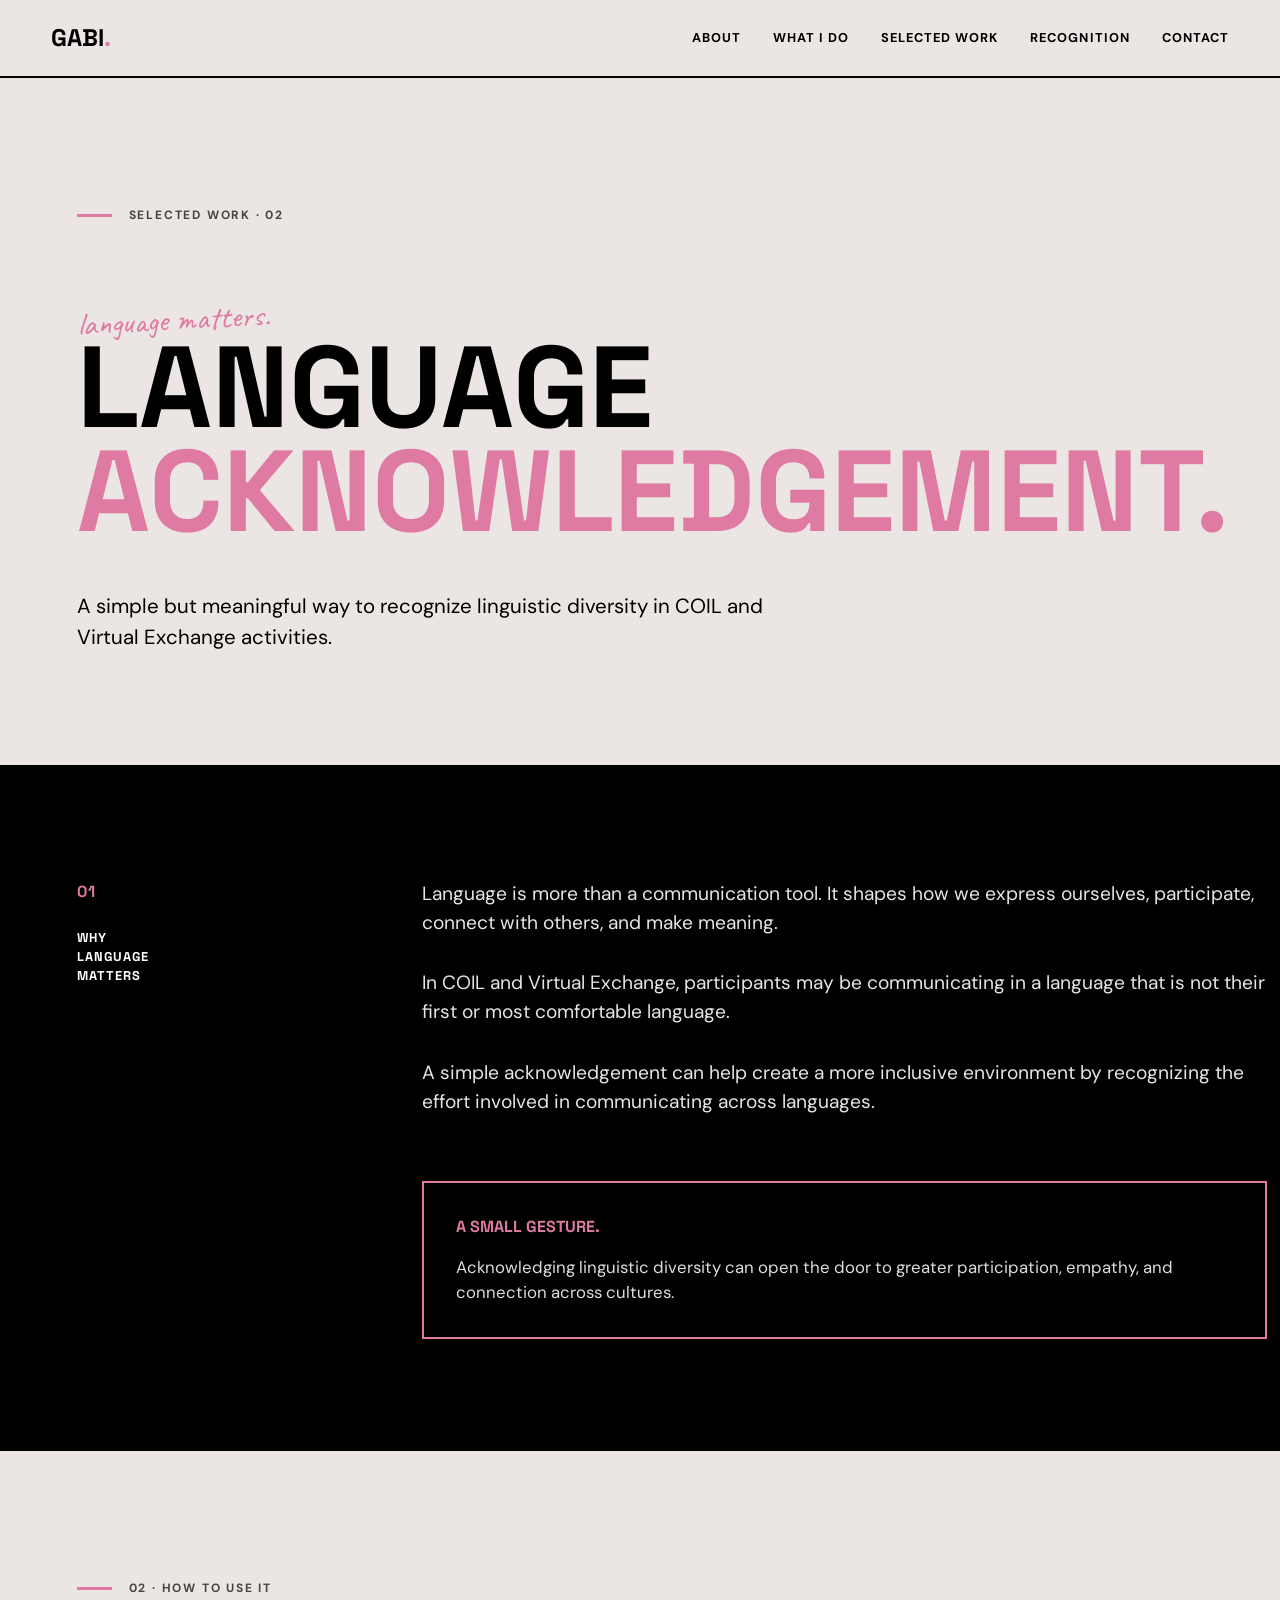
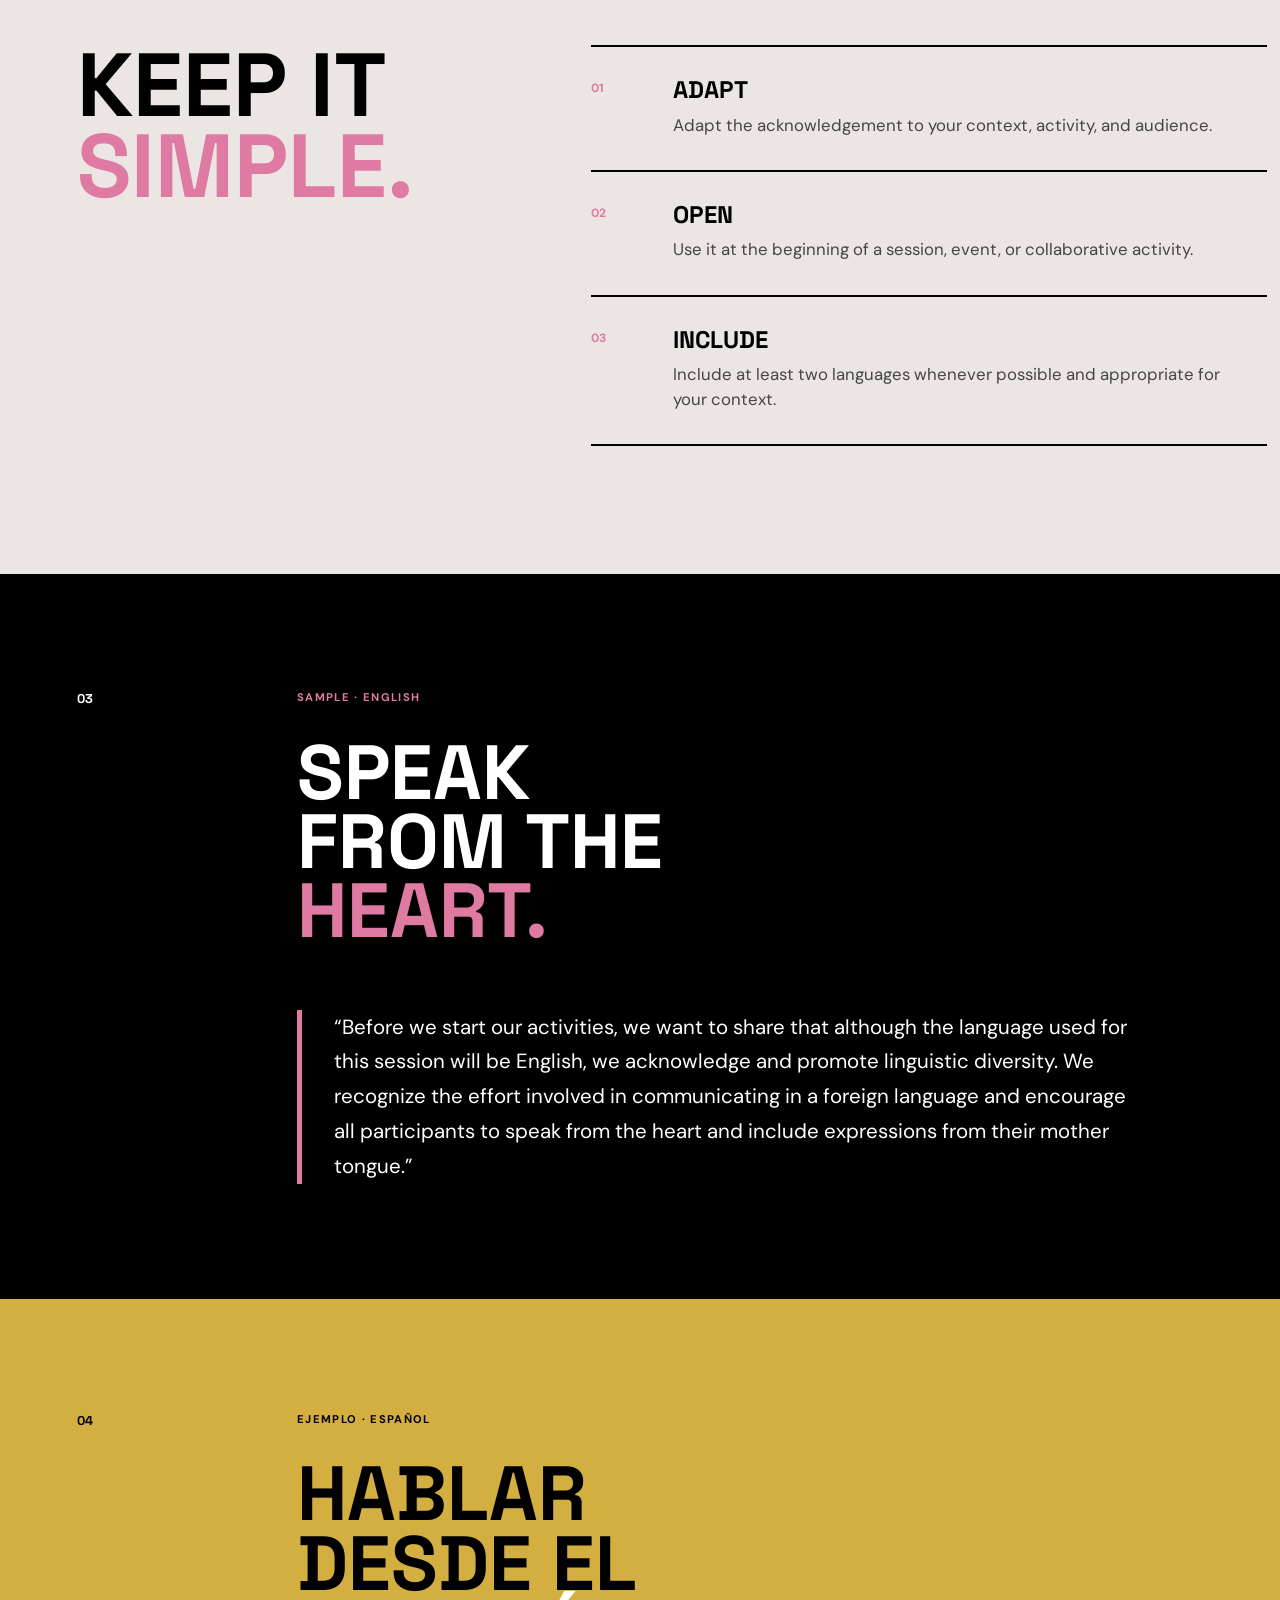
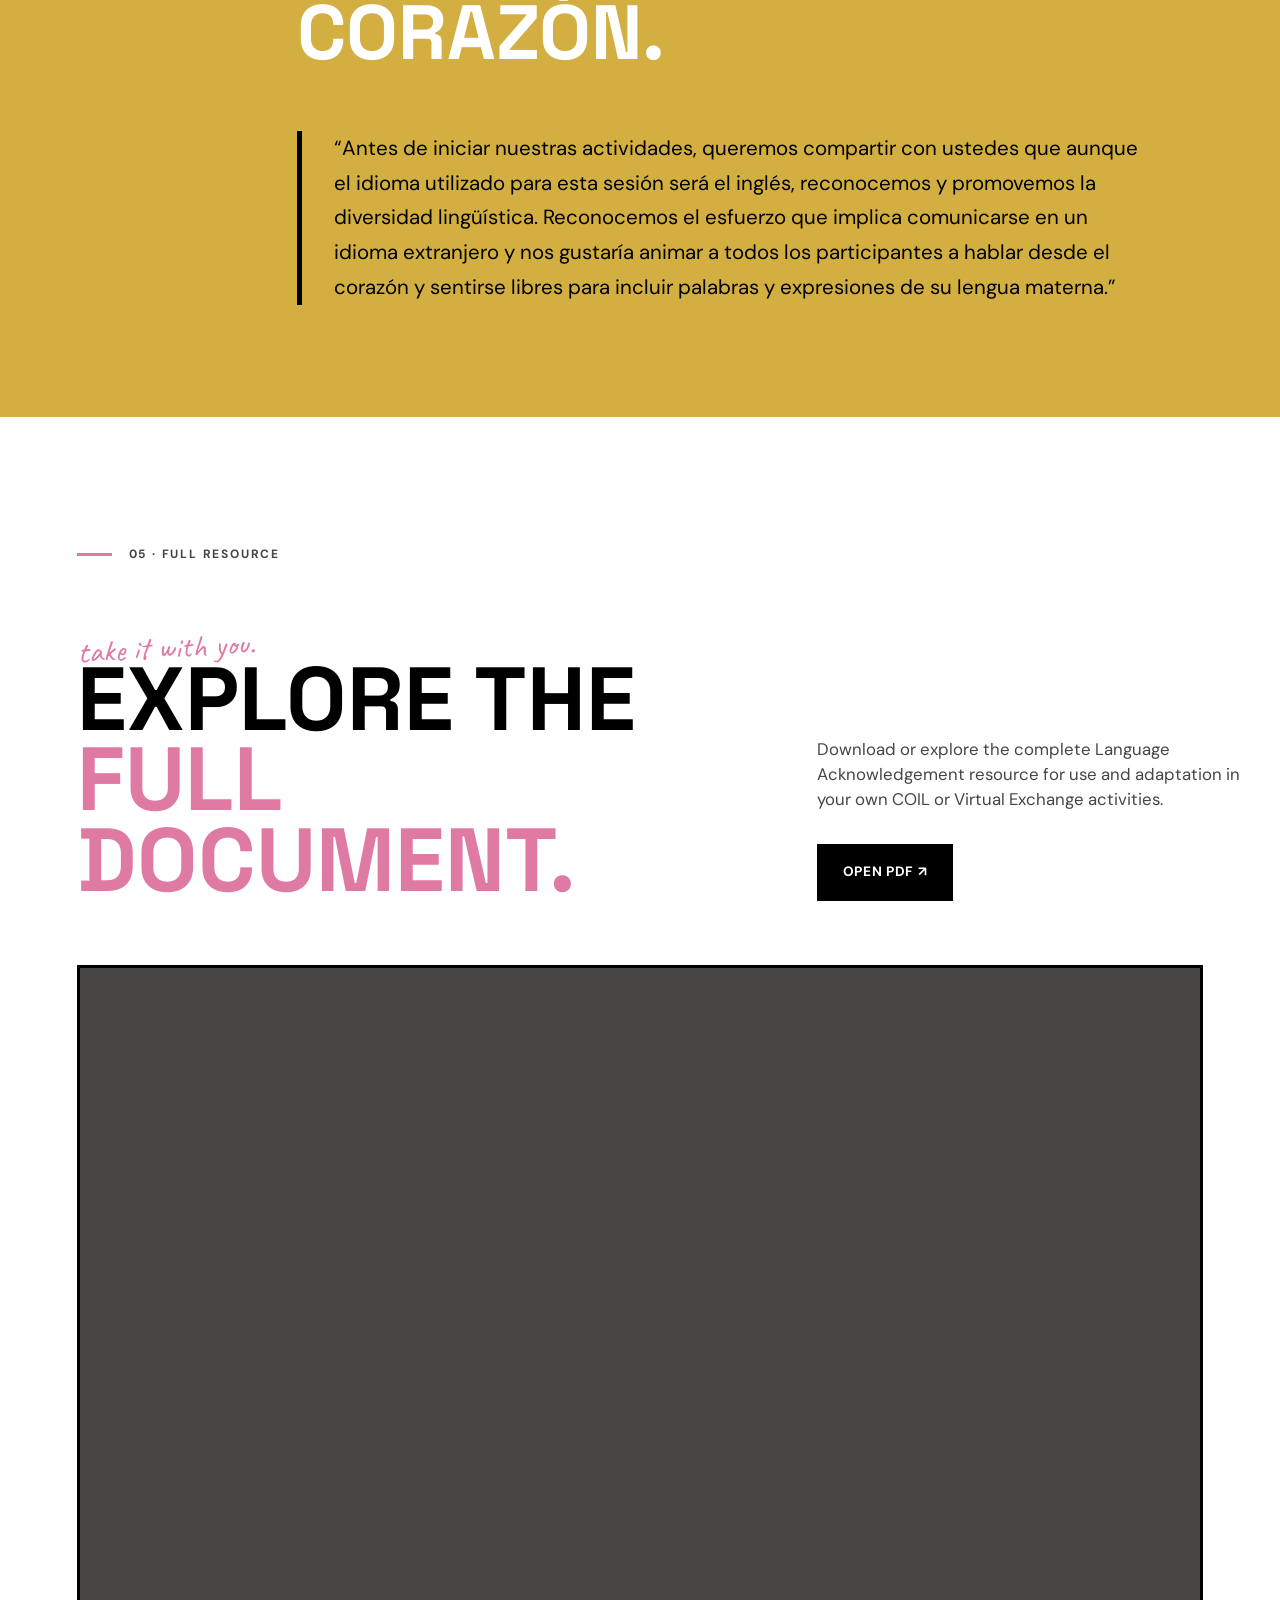
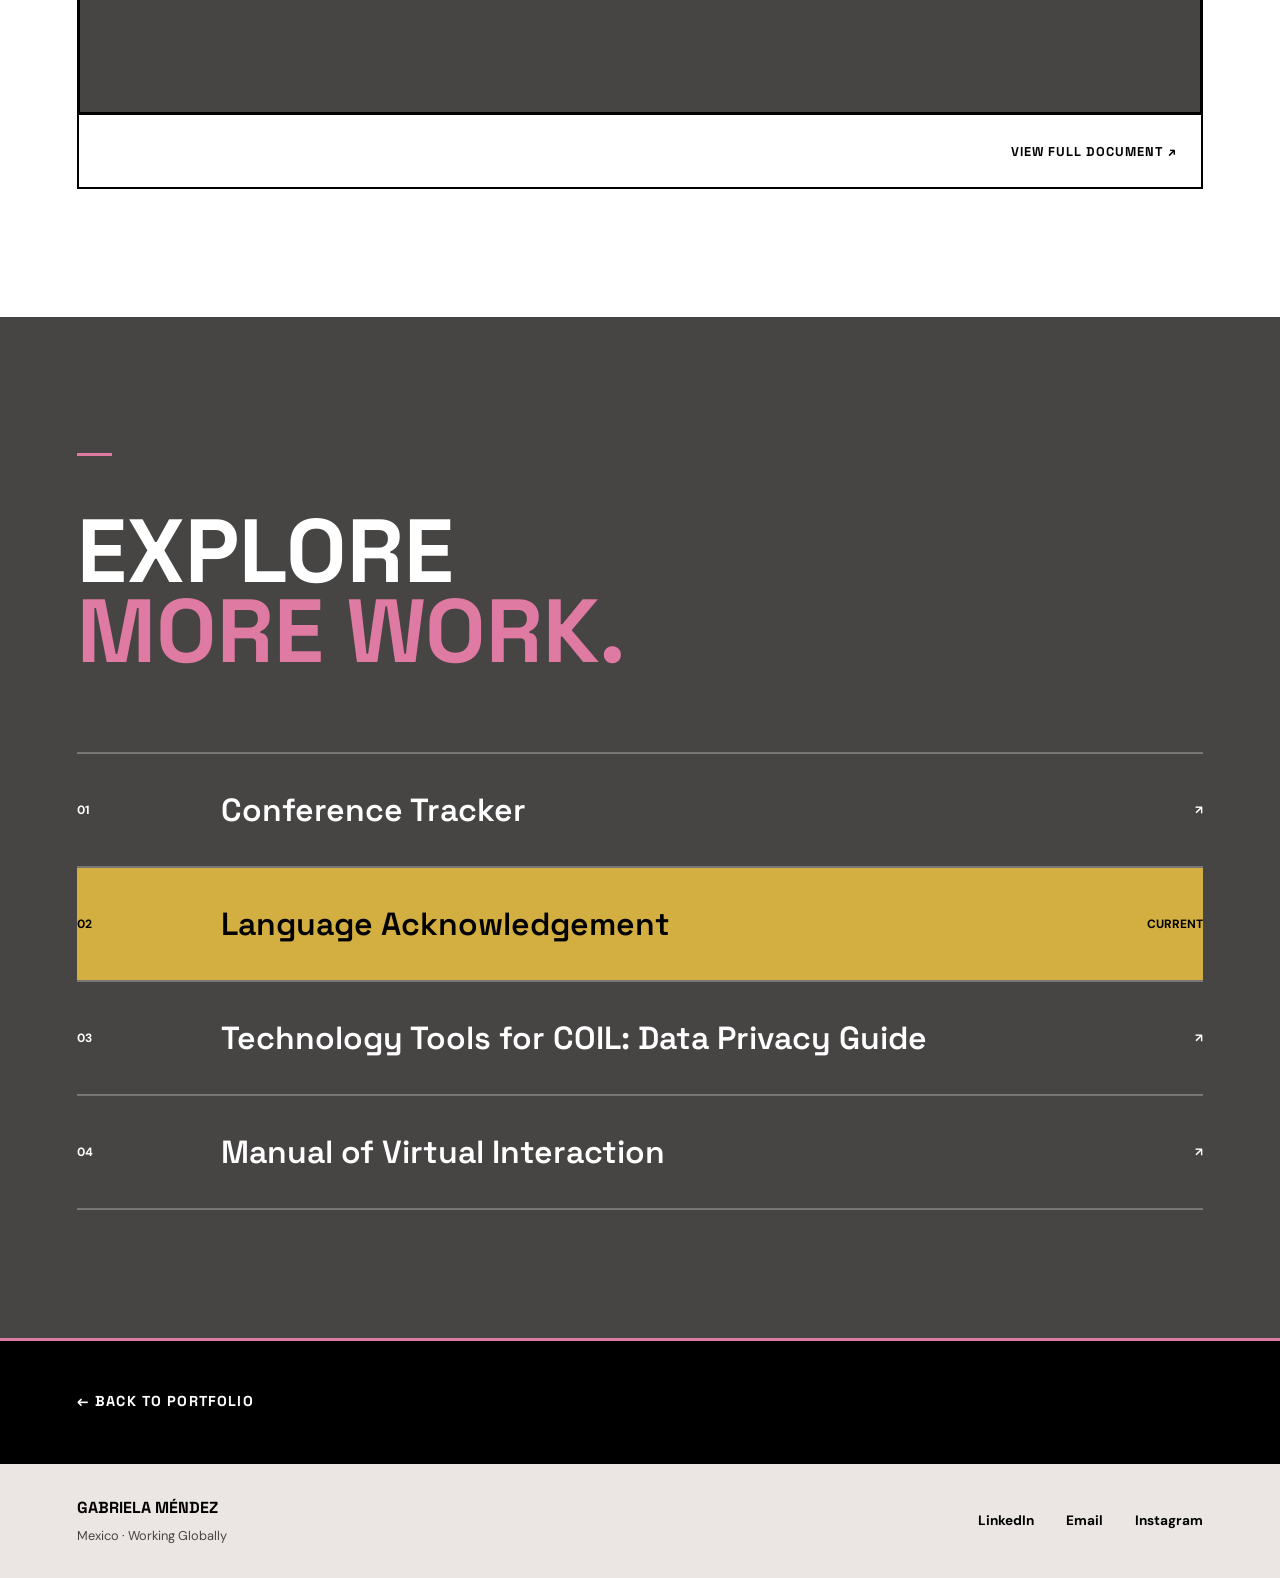
<file: language.html>
<!DOCTYPE html>
<html lang="en">

<head>

    <meta charset="UTF-8">

    <meta name="viewport" content="width=device-width, initial-scale=1.0">

    <meta
        name="description"
        content="Language Acknowledgement by Gabriela Méndez — a resource for recognizing linguistic diversity in COIL and Virtual Exchange."
    >

    <title>Language Acknowledgement | Gabriela Méndez</title>


    <!-- Portfolio fonts -->

    <link rel="preconnect" href="https://fonts.googleapis.com">

    <link rel="preconnect"
        href="https://fonts.gstatic.com"
        crossorigin>

    <link
        href="https://fonts.googleapis.com/css2?family=DM+Sans:wght@400;500;600;700&family=Space+Grotesk:wght@400;500;600;700&family=Caveat:wght@400;500;600&display=swap"
        rel="stylesheet">


    <!-- Main portfolio stylesheet -->

    <link rel="stylesheet" href="styles.css">

</head>



<body class="resource-page">


    <!-- =====================================
         NAVIGATION
    ====================================== -->

    <header class="site-header">

        <a href="index.html" class="logo">
            GABI<span>.</span>
        </a>


        <nav class="navigation">
            
            <a href="index.html#about">ABOUT</a>

            <a href="index.html#work">WHAT I DO</a>

            <a href="index.html#resources">SELECTED WORK</a>

            <a href="index.html#recognition">RECOGNITION</a>

            <a href="index.html#contact">CONTACT</a>

        </nav>


        <button
            class="menu-toggle"
            aria-label="Open navigation">

            ☰

        </button>

    </header>



    <main>


        <!-- =====================================
             RESOURCE HERO
        ====================================== -->

        <section class="resource-hero language-hero">

            <div class="resource-hero-inner">

                <div class="section-label">
                    SELECTED WORK · 02
                </div>


                <p class="handwritten">
                    language matters.
                </p>


                <h1>
                    LANGUAGE<br>
                    <span>ACKNOWLEDGEMENT.</span>
                </h1>


                <p class="resource-intro">

                    A simple but meaningful way to recognize
                    linguistic diversity in COIL and Virtual
                    Exchange activities.

                </p>

            </div>

        </section>



        <!-- =====================================
             ABOUT THE RESOURCE
        ====================================== -->

        <section class="language-about resource-description">

            <div class="resource-description-label">

                <span>01</span>

                WHY<br>
                LANGUAGE<br>
                MATTERS

            </div>


            <div class="resource-description-content">

                <p>
                    Language is more than a communication tool.
                    It shapes how we express ourselves, participate,
                    connect with others, and make meaning.
                </p>


                <p>
                    In COIL and Virtual Exchange, participants may be
                    communicating in a language that is not their
                    first or most comfortable language.
                </p>


                <p>
                    A simple acknowledgement can help create a more
                    inclusive environment by recognizing the effort
                    involved in communicating across languages.
                </p>


                <div class="resource-note">

                    <strong>
                        A SMALL GESTURE.
                    </strong>

                    <p>
                        Acknowledging linguistic diversity can open
                        the door to greater participation, empathy,
                        and connection across cultures.
                    </p>

                </div>

            </div>

        </section>



        <!-- =====================================
             HOW TO USE
        ====================================== -->

        <section class="language-how section">

            <div class="section-label">
                02 · HOW TO USE IT
            </div>


            <div class="language-how-grid">

                <div>

                    <h2>
                        KEEP IT<br>
                        <span>SIMPLE.</span>
                    </h2>

                </div>


                <div class="language-steps">


                    <div class="language-step">

                        <span>01</span>

                        <div>

                            <h3>
                                ADAPT
                            </h3>

                            <p>
                                Adapt the acknowledgement to your
                                context, activity, and audience.
                            </p>

                        </div>

                    </div>



                    <div class="language-step">

                        <span>02</span>

                        <div>

                            <h3>
                                OPEN
                            </h3>

                            <p>
                                Use it at the beginning of a session,
                                event, or collaborative activity.
                            </p>

                        </div>

                    </div>



                    <div class="language-step">

                        <span>03</span>

                        <div>

                            <h3>
                                INCLUDE
                            </h3>

                            <p>
                                Include at least two languages
                                whenever possible and appropriate
                                for your context.
                            </p>

                        </div>

                    </div>


                </div>

            </div>

        </section>



        <!-- =====================================
             ENGLISH EXAMPLE
        ====================================== -->

        <section class="language-example english-example">

            <div class="language-example-number">
                03
            </div>


            <div class="language-example-content">

                <div class="example-label">
                    SAMPLE · ENGLISH
                </div>


                <h2>
                    SPEAK<br>
                    FROM THE<br>
                    <span>HEART.</span>
                </h2>


                <blockquote>

                    “Before we start our activities, we want to
                    share that although the language used for this
                    session will be English, we acknowledge and
                    promote linguistic diversity.
                    
                    We recognize the effort involved in communicating
                    in a foreign language and encourage all participants
                    to speak from the heart and include expressions
                    from their mother tongue.”

                </blockquote>

            </div>

        </section>



        <!-- =====================================
             SPANISH EXAMPLE
        ====================================== -->

        <section class="language-example spanish-example">

            <div class="language-example-number">
                04
            </div>


            <div class="language-example-content">

                <div class="example-label">
                    EJEMPLO · ESPAÑOL
                </div>


                <h2>
                    HABLAR<br>
                    DESDE EL<br>
                    <span>CORAZÓN.</span>
                </h2>


                <blockquote>

                    “Antes de iniciar nuestras actividades,
                    queremos compartir con ustedes que aunque
                    el idioma utilizado para esta sesión será
                    el inglés, reconocemos y promovemos la
                    diversidad lingüística.

                    Reconocemos el esfuerzo que implica
                    comunicarse en un idioma extranjero y nos
                    gustaría animar a todos los participantes a
                    hablar desde el corazón y sentirse libres
                    para incluir palabras y expresiones de su
                    lengua materna.”

                </blockquote>

            </div>

        </section>



        <!-- =====================================
             PDF RESOURCE
        ====================================== -->

        <section class="pdf-resource section">

            <div class="section-label">
                05 · FULL RESOURCE
            </div>


            <div class="pdf-heading">

                <div>

                    <p class="handwritten">
                        take it with you.
                    </p>

                    <h2>
                        EXPLORE THE<br>
                        <span>FULL DOCUMENT.</span>
                    </h2>

                </div>


                <div>

                    <p>
                        Download or explore the complete Language
                        Acknowledgement resource for use and adaptation
                        in your own COIL or Virtual Exchange activities.
                    </p>


                    <a
                        href="files/LanguageAcknowledgment.pdf"
                        target="_blank"
                        rel="noopener"
                        class="button button-dark">

                        OPEN PDF ↗

                    </a>

                </div>

            </div>


            <!-- PDF viewer -->

            <div class="pdf-viewer">

                <iframe
                    src="files/LanguageAcknowledgment.pdf"
                    title="Language Acknowledgement PDF"
                    loading="lazy">
                </iframe>

            </div>


            <div class="pdf-download">

                <a
                    href="files/LanguageAcknowledgment.pdf"
                    target="_blank"
                    rel="noopener">

                    VIEW FULL DOCUMENT ↗

                </a>

            </div>

        </section>



        <!-- =====================================
             MORE RESOURCES
        ====================================== -->

        <section class="other-work">

            <div class="section-label">
                06 · MORE RESOURCES
            </div>


            <h2>
                EXPLORE<br>
                <span>MORE WORK.</span>
            </h2>


            <div class="other-work-list">


                <a
                    href="conferencetracker.html"
                    class="other-work-item">

                    <span class="other-work-number">
                        01
                    </span>

                    <span>
                        Conference Tracker
                    </span>

                    <span>
                        ↗
                    </span>

                </a>



                <a
                    href="language.html"
                    class="other-work-item current">

                    <span class="other-work-number">
                        02
                    </span>

                    <span>
                        Language Acknowledgement
                    </span>

                    <span>
                        CURRENT
                    </span>

                </a>



                <a
                    href="guide.html"
                    class="other-work-item">

                    <span class="other-work-number">
                        03
                    </span>

                    <span>
                        Technology Tools for COIL:
                        Data Privacy Guide
                    </span>

                    <span>
                        ↗
                    </span>

                </a>
 <a
                    href="virtualinteraction.html"
                    class="other-work-item">

                    <span class="other-work-number">
                        04
                    </span>

                    <span>
                        Manual of Virtual Interaction
                    </span>

                    <span>
                        ↗
                    </span>

                </a>

            </div>

        </section>



        <!-- =====================================
             BACK TO PORTFOLIO
        ====================================== -->

        <section class="resource-back">

            <a href="index.html">

                ← BACK TO PORTFOLIO

            </a>

        </section>


    </main>



    <!-- =====================================
         FOOTER
    ====================================== -->

    <footer class="footer">

        <div>

            <strong>
                GABRIELA MÉNDEZ
            </strong>

            <span>
                Mexico · Working Globally
            </span>

        </div>


        <div class="footer-links">

            <a
                href="https://www.linkedin.com/in/gmendezc/"
                target="_blank"
                rel="noopener">

                LinkedIn

            </a>


            <a href="mailto:gabimendezcarrera@gmail.com">

                Email

            </a>
                                    <a
                href="https://www.instagram.com/globalmentecongabi/"
                target="_blank">
                Instagram
            </a>


        </div>

    </footer>



    <!-- =====================================
         MOBILE NAVIGATION
    ====================================== -->

    <script>

        const menuButton =
            document.querySelector(".menu-toggle");

        const navigation =
            document.querySelector(".navigation");


        if (menuButton) {

            menuButton.addEventListener(
                "click",
                function () {

                    navigation.classList.toggle(
                        "mobile-open"
                    );

                }
            );

        }

    </script>


</body>

</html>
</file>
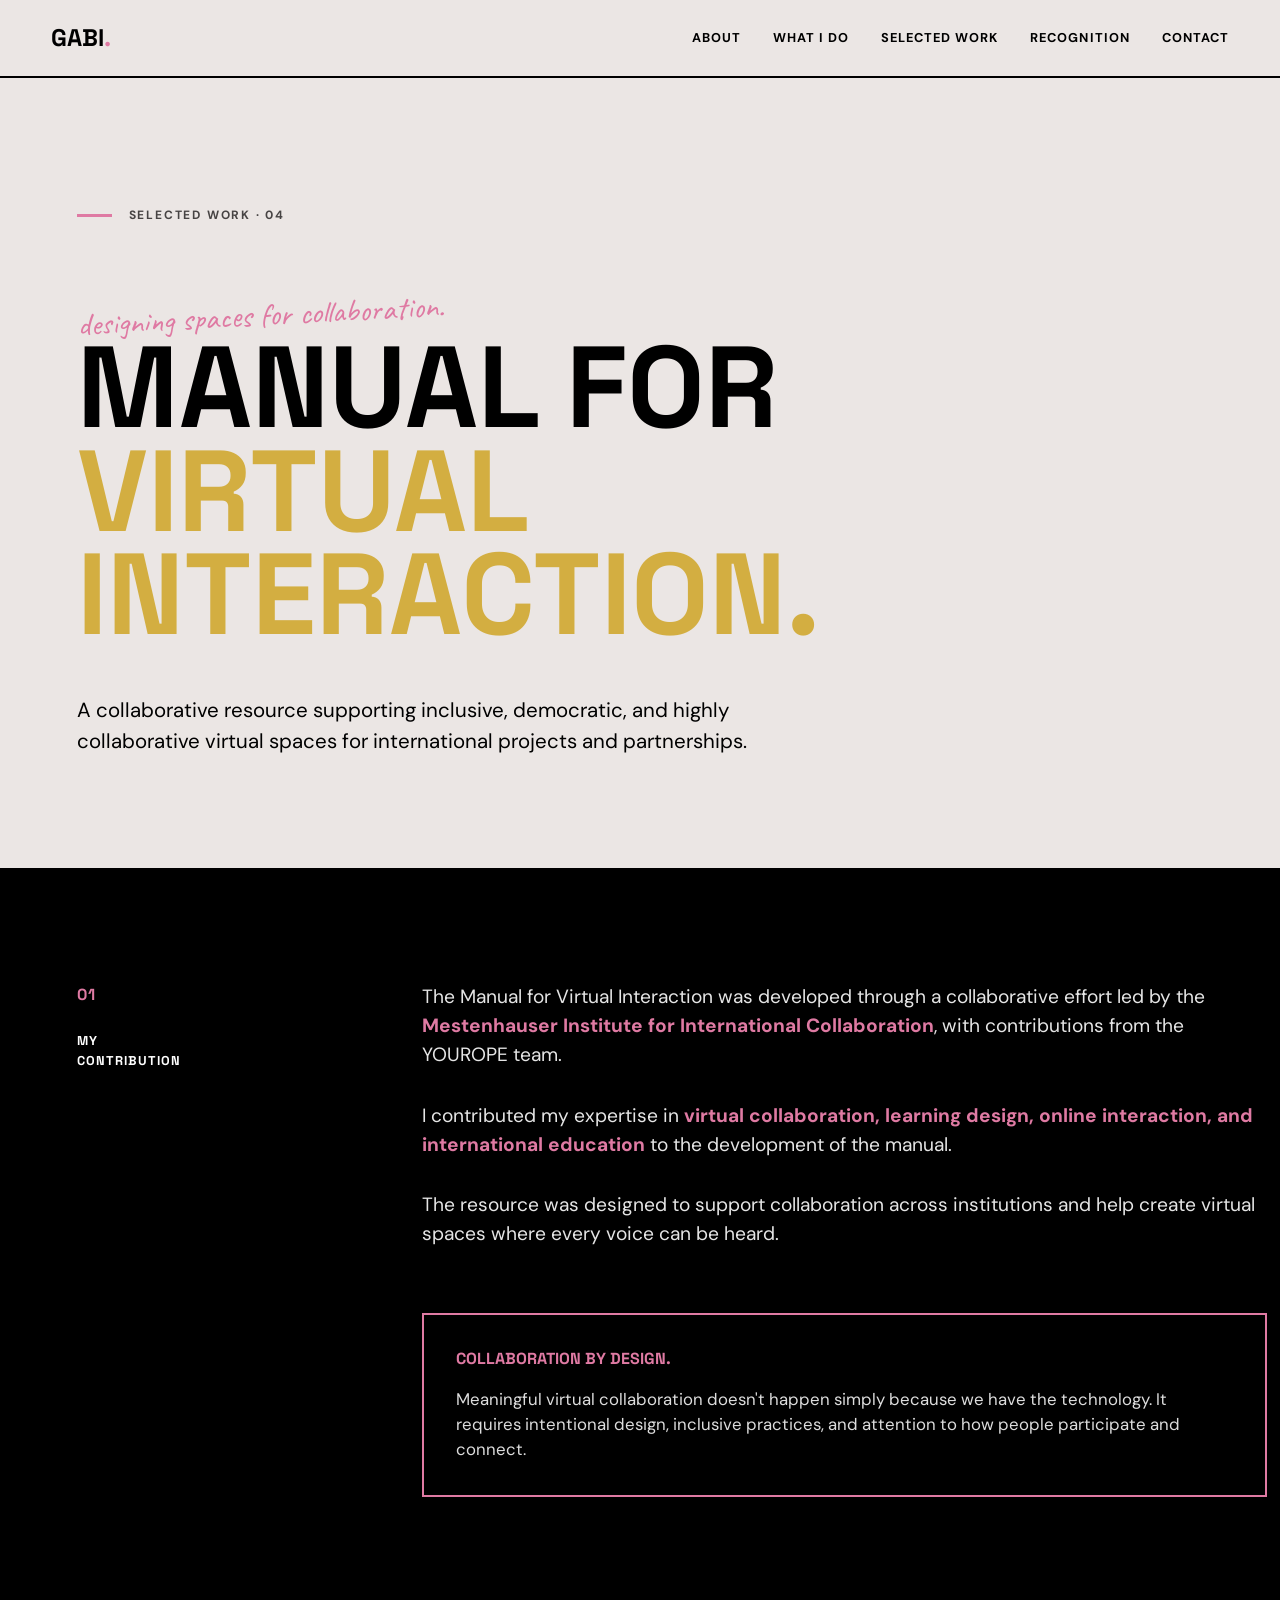
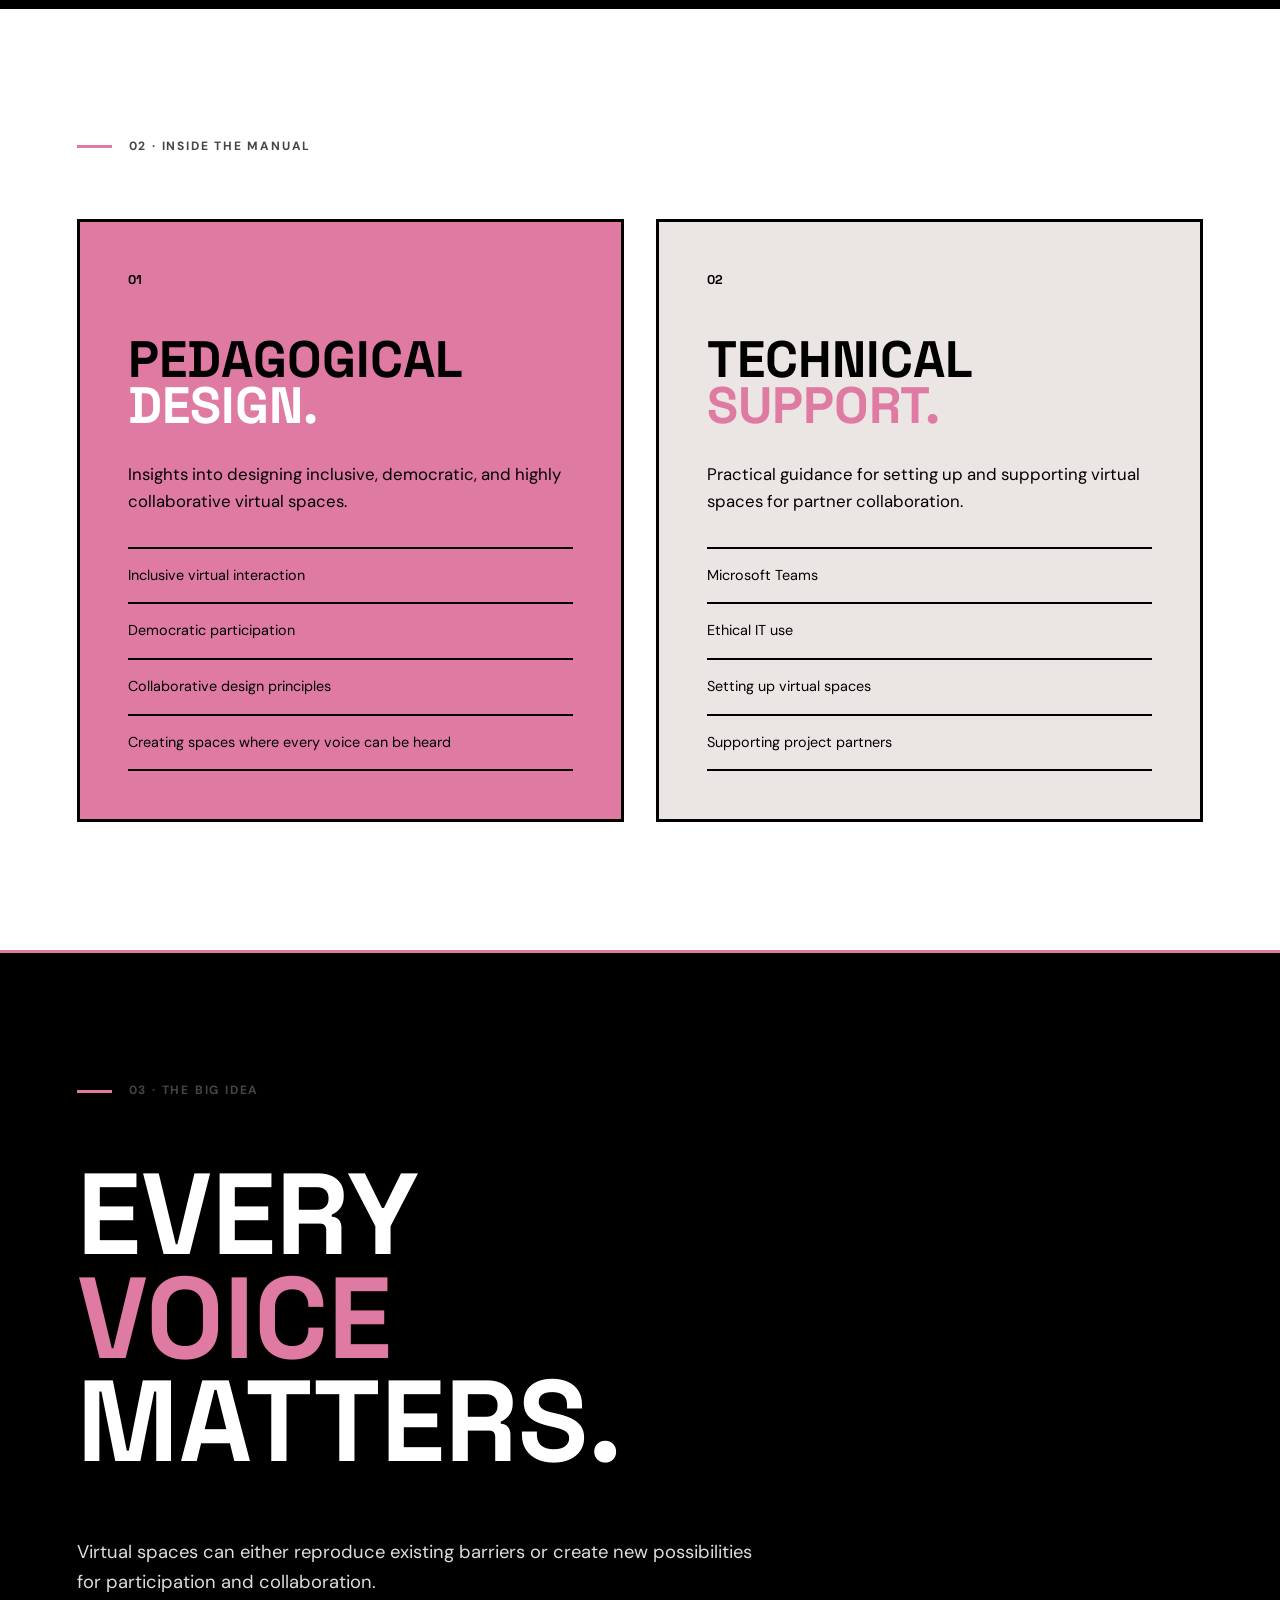
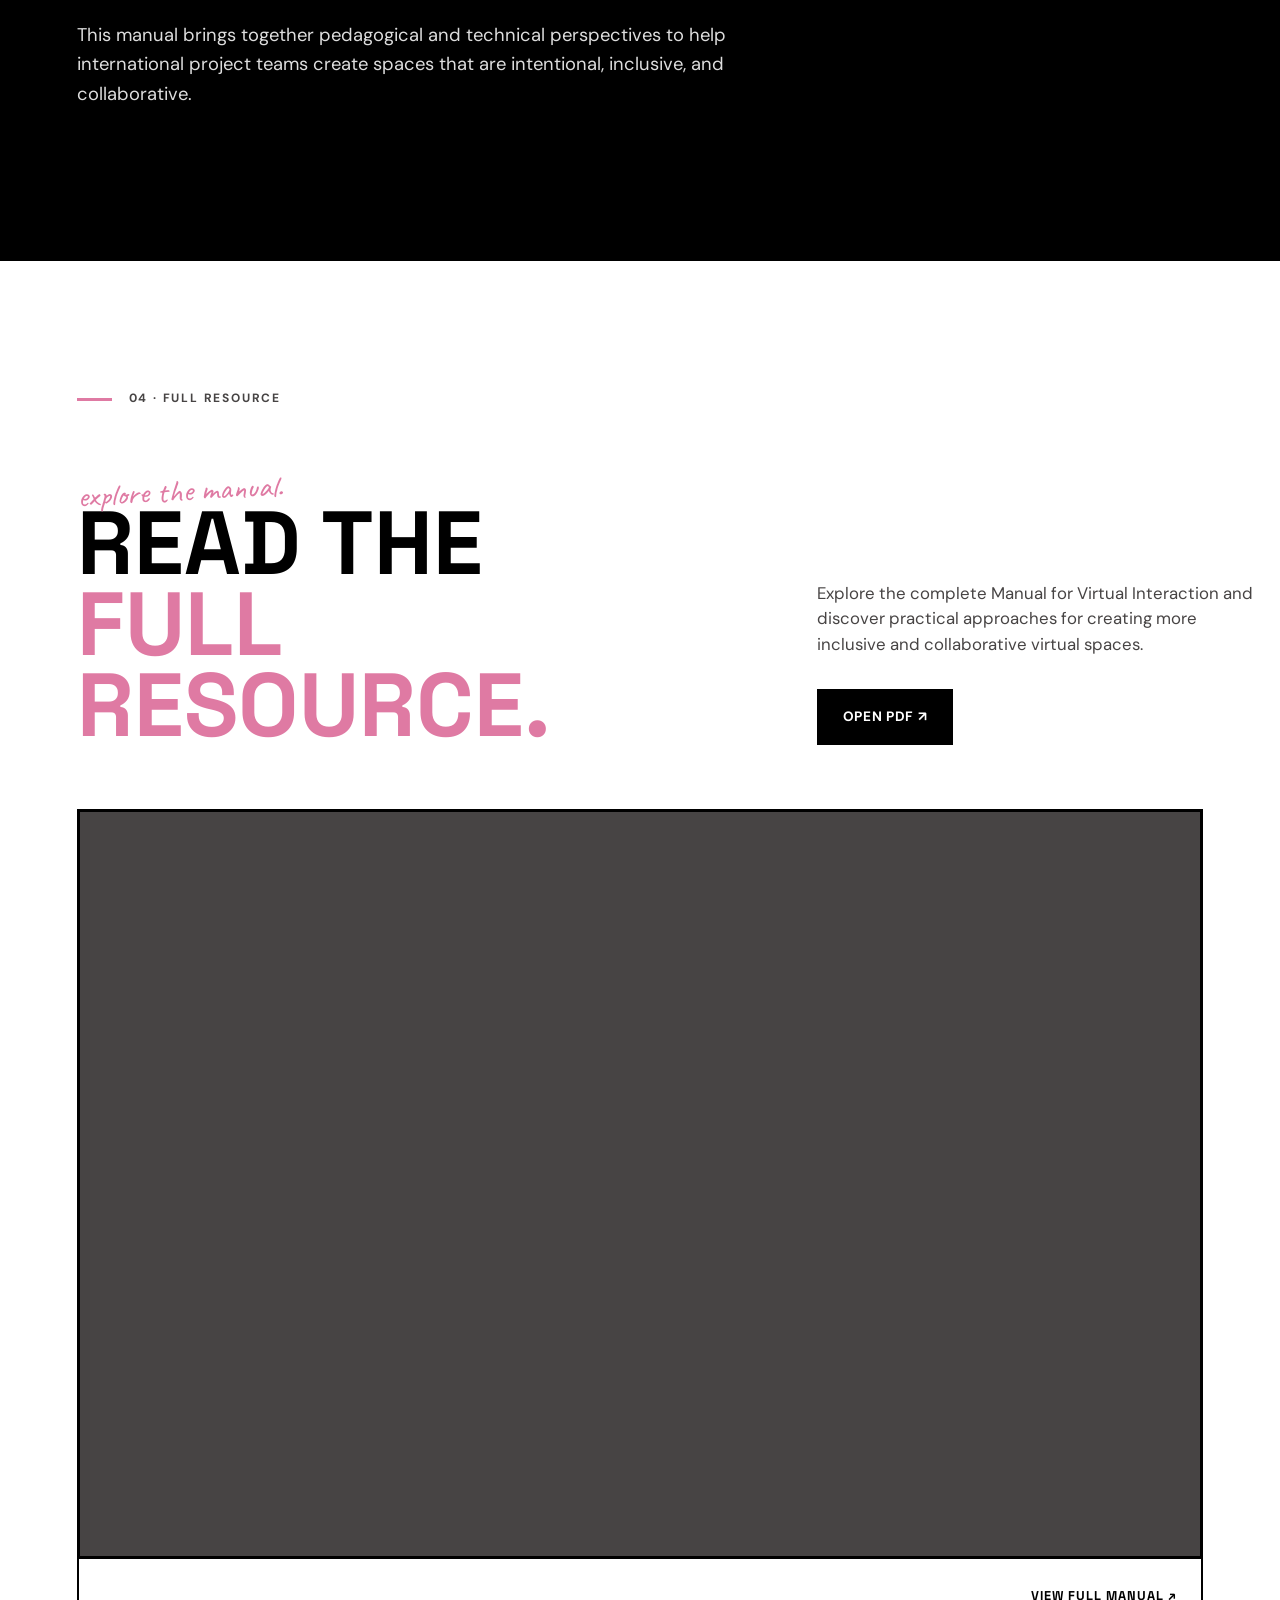
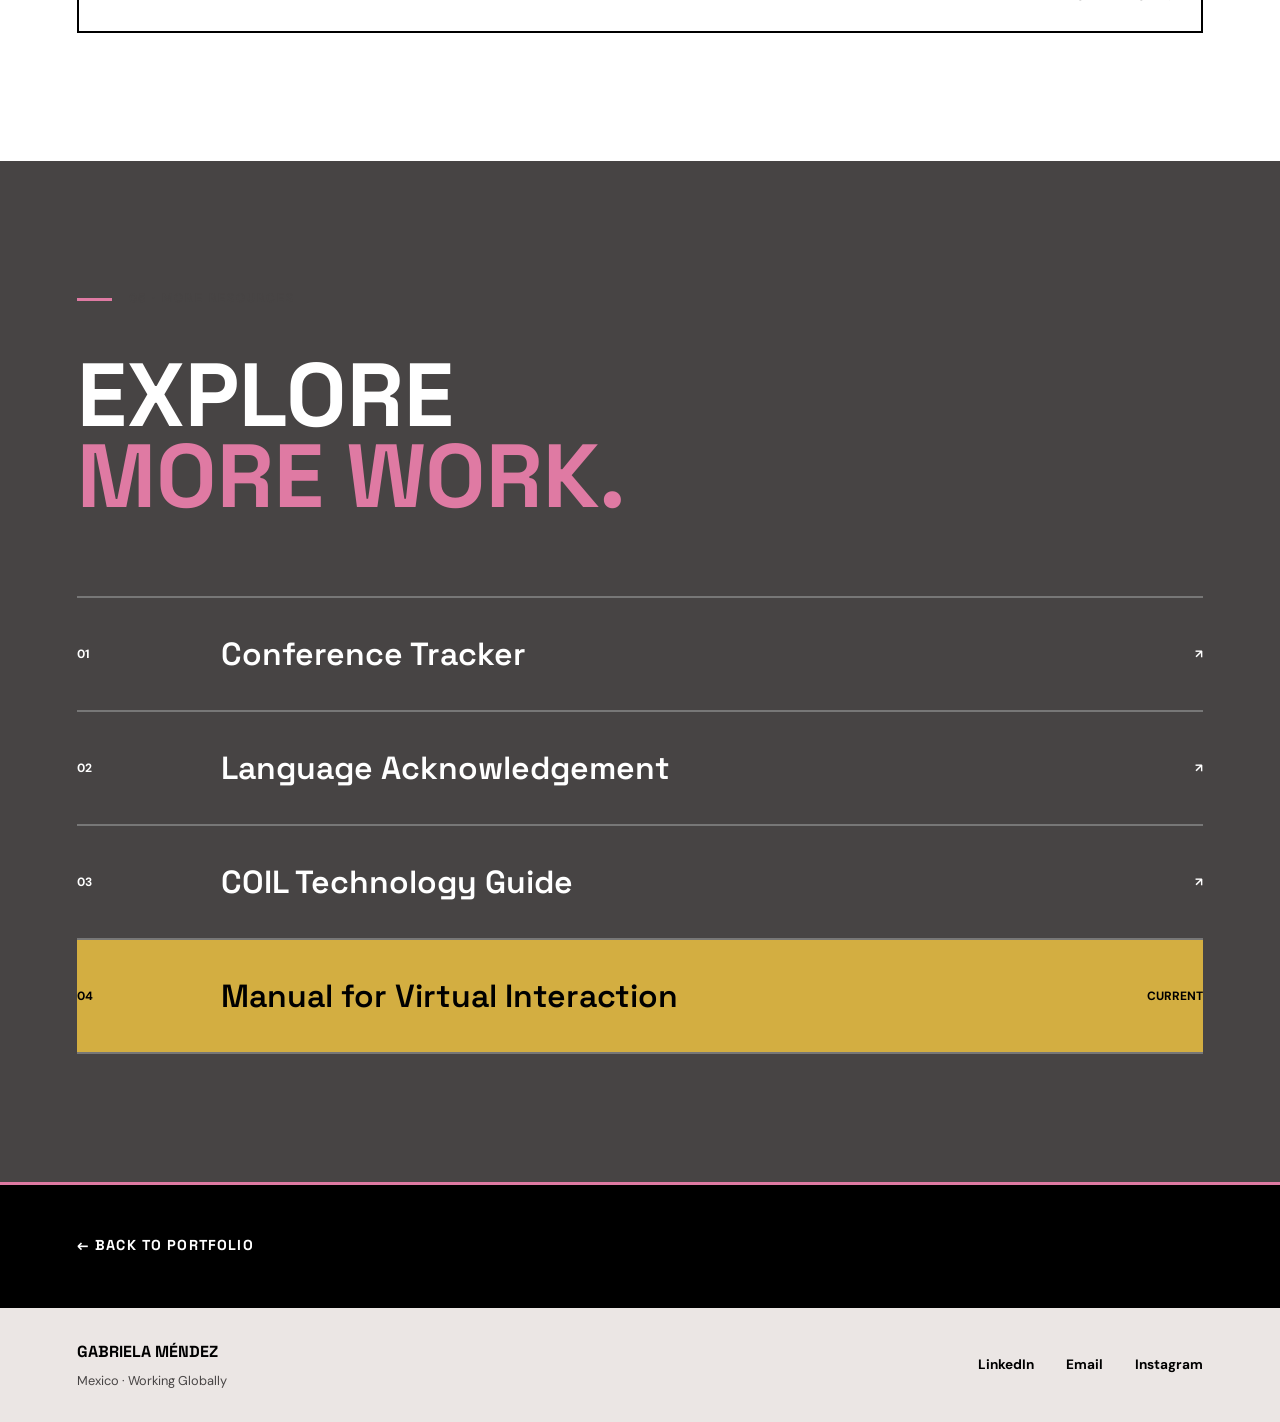
<file: virtualinteraction.html>
<!DOCTYPE html>
<html lang="en">

<head>

    <meta charset="UTF-8">

    <meta name="viewport" content="width=device-width, initial-scale=1.0">

    <meta
        name="description"
        content="Manual for Virtual Interaction — a collaborative resource co-authored by Gabriela Méndez to support inclusive and collaborative virtual spaces in international projects."
    >

    <title>Manual for Virtual Interaction | Gabriela Méndez</title>


    <!-- Portfolio fonts -->

    <link rel="preconnect" href="https://fonts.googleapis.com">

    <link rel="preconnect"
        href="https://fonts.gstatic.com"
        crossorigin>

    <link
        href="https://fonts.googleapis.com/css2?family=DM+Sans:wght@400;500;600;700&family=Space+Grotesk:wght@400;500;600;700&family=Caveat:wght@400;500;600&display=swap"
        rel="stylesheet">


    <link rel="stylesheet" href="styles.css">

</head>



<body class="resource-page">


    <!-- =====================================
         NAVIGATION
    ====================================== -->

    <header class="site-header">

        <a href="index.html" class="logo">
            GABI<span>.</span>
        </a>


        <nav class="navigation">
    
            <a href="index.html#about">ABOUT</a>

            <a href="index.html#work">WHAT I DO</a>

            <a href="index.html#resources">SELECTED WORK</a>

            <a href="index.html#recognition">RECOGNITION</a>

            <a href="index.html#contact">CONTACT</a>

        </nav>


        <button
            class="menu-toggle"
            aria-label="Open navigation">

            ☰

        </button>

    </header>



    <main>


        <!-- =====================================
             HERO
        ====================================== -->

        <section class="resource-hero manual-hero">

            <div class="resource-hero-inner">

                <div class="section-label">
                    SELECTED WORK · 04
                </div>


                <p class="handwritten">
                    designing spaces for collaboration.
                </p>


                <h1>
                    MANUAL FOR<br>
                    <span>VIRTUAL INTERACTION.</span>
                </h1>


                <p class="resource-intro">

                    A collaborative resource supporting inclusive,
                    democratic, and highly collaborative virtual spaces
                    for international projects and partnerships.

                </p>

            </div>

        </section>



        <!-- =====================================
             MY CONTRIBUTION
        ====================================== -->

        <section class="manual-contribution resource-description">

            <div class="resource-description-label">

                <span>01</span>

                MY<br>
                CONTRIBUTION

            </div>


            <div class="resource-description-content">

                <p>
                    The Manual for Virtual Interaction was developed
                    through a collaborative effort led by the
                    <strong>Mestenhauser Institute for International
                    Collaboration</strong>, with contributions from
                    the YOUROPE team.
                </p>


                <p>
                    I contributed my expertise in
                    <strong>virtual collaboration, learning design,
                    online interaction, and international education</strong>
                    to the development of the manual.
                </p>


                <p>
                    The resource was designed to support collaboration
                    across institutions and help create virtual spaces
                    where every voice can be heard.
                </p>


                <div class="resource-note">

                    <strong>
                        COLLABORATION BY DESIGN.
                    </strong>

                    <p>
                        Meaningful virtual collaboration doesn't happen
                        simply because we have the technology. It requires
                        intentional design, inclusive practices, and
                        attention to how people participate and connect.
                    </p>

                </div>

            </div>

        </section>



        <!-- =====================================
             TWO SECTIONS
        ====================================== -->

        <section class="manual-sections section">

            <div class="section-label">
                02 · INSIDE THE MANUAL
            </div>


            <div class="manual-sections-grid">


                <!-- PEDAGOGICAL -->

                <article class="manual-card">

                    <span class="manual-card-number">
                        01
                    </span>


                    <h2>
                        PEDAGOGICAL<br>
                        <span>DESIGN.</span>
                    </h2>


                    <p>
                        Insights into designing inclusive,
                        democratic, and highly collaborative
                        virtual spaces.
                    </p>


                    <ul>

                        <li>
                            Inclusive virtual interaction
                        </li>

                        <li>
                            Democratic participation
                        </li>

                        <li>
                            Collaborative design principles
                        </li>

                        <li>
                            Creating spaces where every voice
                            can be heard
                        </li>

                    </ul>

                </article>



                <!-- TECHNICAL -->

                <article class="manual-card technical">

                    <span class="manual-card-number">
                        02
                    </span>


                    <h2>
                        TECHNICAL<br>
                        <span>SUPPORT.</span>
                    </h2>


                    <p>
                        Practical guidance for setting up and
                        supporting virtual spaces for partner
                        collaboration.
                    </p>


                    <ul>

                        <li>
                            Microsoft Teams
                        </li>

                        <li>
                            Ethical IT use
                        </li>

                        <li>
                            Setting up virtual spaces
                        </li>

                        <li>
                            Supporting project partners
                        </li>

                    </ul>

                </article>


            </div>

        </section>



        <!-- =====================================
             THE BIG IDEA
        ====================================== -->

        <section class="manual-quote">

            <div class="manual-quote-inner">

                <div class="section-label">
                    03 · THE BIG IDEA
                </div>


                <h2>
                    EVERY<br>
                    <span>VOICE</span><br>
                    MATTERS.
                </h2>


                <p>
                    Virtual spaces can either reproduce existing
                    barriers or create new possibilities for
                    participation and collaboration.
                </p>


                <p>
                    This manual brings together pedagogical and
                    technical perspectives to help international
                    project teams create spaces that are intentional,
                    inclusive, and collaborative.
                </p>

            </div>

        </section>



        <!-- =====================================
             FULL RESOURCE
        ====================================== -->

        <section class="pdf-resource section">

            <div class="section-label">
                04 · FULL RESOURCE
            </div>


            <div class="pdf-heading">

                <div>

                    <p class="handwritten">
                        explore the manual.
                    </p>


                    <h2>
                        READ THE<br>
                        <span>FULL RESOURCE.</span>
                    </h2>

                </div>


                <div>

                    <p>
                        Explore the complete Manual for Virtual
                        Interaction and discover practical approaches
                        for creating more inclusive and collaborative
                        virtual spaces.
                    </p>


                    <a
                        href="files/YOUROPE-Manual-for-Virtual-Interaction_Final.pdf"
                        target="_blank"
                        rel="noopener"
                        class="button button-dark">

                        OPEN PDF ↗

                    </a>

                </div>

            </div>


            <div class="pdf-viewer">

                <iframe
                    src="files/YOUROPE-Manual-for-Virtual-Interaction_Final.pdf"
                    title="Manual for Virtual Interaction PDF"
                    loading="lazy">
                </iframe>

            </div>


            <div class="pdf-download">

                <a
                    href="files/YOUROPE-Manual-for-Virtual-Interaction_Final.pdf"
                    target="_blank"
                    rel="noopener">

                    VIEW FULL MANUAL ↗

                </a>

            </div>

        </section>



        <!-- =====================================
             MORE RESOURCES
        ====================================== -->

        <section class="other-work">

            <div class="section-label">
                05 · MORE RESOURCES
            </div>


            <h2>
                EXPLORE<br>
                <span>MORE WORK.</span>
            </h2>


            <div class="other-work-list">


                <a
                    href="conferencetracker.html"
                    class="other-work-item">

                    <span class="other-work-number">
                        01
                    </span>

                    <span>
                        Conference Tracker
                    </span>

                    <span>
                        ↗
                    </span>

                </a>



                <a
                    href="language.html"
                    class="other-work-item">

                    <span class="other-work-number">
                        02
                    </span>

                    <span>
                        Language Acknowledgement
                    </span>

                    <span>
                        ↗
                    </span>

                </a>



                <a
                    href="guide.html"
                    class="other-work-item">

                    <span class="other-work-number">
                        03
                    </span>

                    <span>
                        COIL Technology Guide
                    </span>

                    <span>
                        ↗
                    </span>

                </a>



                <a
                    href="virtualinteraction.html"
                    class="other-work-item current">

                    <span class="other-work-number">
                        04
                    </span>

                    <span>
                        Manual for Virtual Interaction
                    </span>

                    <span>
                        CURRENT
                    </span>

                </a>


            </div>

        </section>



        <!-- =====================================
             BACK
        ====================================== -->

        <section class="resource-back">

            <a href="index.html">

                ← BACK TO PORTFOLIO

            </a>

        </section>


    </main>



    <!-- =====================================
         FOOTER
    ====================================== -->

    <footer class="footer">

        <div>

            <strong>
                GABRIELA MÉNDEZ
            </strong>

            <span>
                Mexico · Working Globally
            </span>

        </div>


        <div class="footer-links">

            <a
                href="https://www.linkedin.com/in/gmendezc/"
                target="_blank"
                rel="noopener">

                LinkedIn

            </a>


            <a href="mailto:gabimendezcarrera@gmail.com">

                Email

            </a>
                                    <a
                href="https://www.instagram.com/globalmentecongabi/"
                target="_blank">
                Instagram
            </a>


        </div>

    </footer>



    <!-- MOBILE NAVIGATION -->

    <script>

        const menuButton =
            document.querySelector(".menu-toggle");

        const navigation =
            document.querySelector(".navigation");


        if (menuButton) {

            menuButton.addEventListener(
                "click",
                function () {

                    navigation.classList.toggle(
                        "mobile-open"
                    );

                }
            );

        }

    </script>


</body>

</html>
</file>
<file: styles.css>
/* =========================================
   GABRIELA MÉNDEZ
   GLOBAL LEARNING PORTFOLIO
========================================= */


/* =========================================
   COLOR PALETTE
========================================= */

:root {

    --pink: #df7aa3;
    --charcoal: #474444;
    --mustard: #d3ae41;
    --black: #000000;
    --warm-white: #ebe6e4;
    --white: #ffffff;

}


/* =========================================
   RESET
========================================= */

* {
    margin: 0;
    padding: 0;
    box-sizing: border-box;
}


html {
    scroll-behavior: smooth;
}


body {

    background: var(--warm-white);

    color: var(--black);

    font-family: "DM Sans", sans-serif;

    line-height: 1.5;

}


img {
    max-width: 100%;
    display: block;
}


a {
    color: inherit;
    text-decoration: none;
}


/* =========================================
   TYPOGRAPHY
========================================= */

h1,
h2,
h3 {

    font-family: "Space Grotesk", sans-serif;

    font-weight: 700;

    line-height: .9;

}


h1 {
    font-size: clamp(4rem, 9vw, 9rem);
}


h2 {
    font-size: clamp(3rem, 7vw, 7rem);
}


h3 {
    font-size: 1.5rem;
}


p {
    font-size: 1.05rem;
}


/* =========================================
   HEADER
========================================= */

.site-header {

    position: sticky;

    top: 0;

    z-index: 1000;

    display: flex;

    justify-content: space-between;

    align-items: center;

    padding: 1.25rem 4vw;

    background: rgba(235, 230, 228, .94);

    backdrop-filter: blur(10px);

    border-bottom: 2px solid var(--black);

}


.logo {

    font-family: "Space Grotesk", sans-serif;

    font-size: 1.5rem;

    font-weight: 700;

}


.logo span {
    color: var(--pink);
}


.navigation {

    display: flex;

    gap: 2rem;

}


.navigation a {

    font-size: .8rem;

    font-weight: 700;

    letter-spacing: .08em;

}


.navigation a:hover {

    color: var(--pink);

}


.menu-toggle {

    display: none;

    background: none;

    border: 0;

    font-size: 1.5rem;

}


/* =========================================
   GENERAL SECTIONS
========================================= */

.section {

    padding: 8rem 6vw;

}


.section-label {

    margin-bottom: 3rem;

    font-size: .75rem;

    font-weight: 700;

    letter-spacing: .15em;

    color: var(--charcoal);

}


.section-label::before {

    content: "";

    display: inline-block;

    width: 35px;

    height: 3px;

    margin-right: 12px;

    vertical-align: middle;

    background: var(--pink);

}


/* =========================================
   HERO
========================================= */

.hero {

    min-height: calc(100vh - 70px);

    display: grid;

    grid-template-columns: 48% 52%;

    border-bottom: 3px solid var(--black);

}


.hero-content {

    display: flex;

    flex-direction: column;

    justify-content: center;

    padding: 6vw;

}


.eyebrow {

    margin-bottom: 2rem;

    font-size: .8rem;

    font-weight: 700;

    letter-spacing: .1em;

    color: var(--charcoal);

}


.hero h1 span {

    color: var(--pink);

}


.hero-intro {

    max-width: 600px;

    margin-top: 2.5rem;

    margin-bottom: 2rem;

    font-size: clamp(1.1rem, 1.5vw, 1.4rem);

}


.hero-image {

    overflow: hidden;

    background: var(--charcoal);

}


.hero-image img {

    width: 100%;

    height: 100%;

    object-fit: cover;

    object-position: center;

}


/* =========================================
   BUTTONS
========================================= */

.button {

    display: inline-flex;

    align-items: center;

    justify-content: center;

    width: fit-content;

    padding: 1rem 1.5rem;

    font-size: .85rem;

    font-weight: 700;

    letter-spacing: .05em;

    border: 2px solid var(--black);

    transition: .25s ease;

}


.button-dark {

    background: var(--black);

    color: var(--white);

}


.button-dark:hover {

    background: var(--pink);

    color: var(--black);

    transform: translate(5px, -5px);

}


.button-pink {

    background: var(--pink);

    color: var(--black);

}


.button-pink:hover {

    background: var(--mustard);

    transform: translate(5px, -5px);

}


/* =========================================
   PHILOSOPHY
========================================= */

.philosophy {

    display: grid;

    grid-template-columns: 20% 80%;

    background: var(--black);

    color: var(--white);

}


.philosophy .section-label {

    color: var(--white);

}


.philosophy-content {

    display: grid;

    grid-template-columns: 55% 45%;

    gap: 5vw;

}


.philosophy h2 {

    max-width: 600px;

}


.philosophy h2 span {

    color: var(--pink);

}


.philosophy-text {

    max-width: 400px;

}


.philosophy-text p {

    margin-bottom: 2rem;

    color: #ddd;

}


/* =========================================
   SERVICES
========================================= */

.services {

    background: var(--warm-white);

}


.services > h2 {

    margin-bottom: 5rem;

}


.services h2 span {

    color: var(--pink);

}


.service-grid {

    display: grid;

    grid-template-columns: repeat(2, 1fr);

    border-top: 2px solid var(--black);

    border-left: 2px solid var(--black);

}


.service-card {

    min-height: 200px;

    padding: 2rem;

    border-right: 2px solid var(--black);

    border-bottom: 2px solid var(--black);

    transition: .25s ease;

}


.service-card:hover {

    background: var(--pink);

}


.service-number {

    margin-bottom: 4rem;

    font-size: .8rem;

    font-weight: 700;

}


.service-card h3 {

    margin-bottom: 2rem;

}


.service-card p {

    max-width: 450px;

}


/* =========================================
   NUMBERS
========================================= */

.numbers {

    display: grid;

    grid-template-columns: repeat(5, 1fr);

   gap: 40px;
   
   padding: 80px 7vw;

    background: var(--black);

    color: var(--white);
   
    border-top: 3px solid var(--white);

    border-bottom: 3px solid var(--white);

}


.number-item {

    padding: 3rem 2rem;

    border-right: 2px solid var(--black);

}


.number-item:last-child {

    border-right: none;

}


.number-item strong {

    display: block;

    margin-bottom: 1.5rem;

    font-family: "Space Grotesk", sans-serif;

    font-size: clamp(2rem, 4vw, 4rem);

    line-height: .9;

}


.number-item span {

    font-size: .7rem;

    font-weight: 700;

    letter-spacing: .05em;

}


/* =========================================
   SELECTED WORK
========================================= */

.selected-work {

    background: var(--white);

}


.work-intro {

    display: grid;

    grid-template-columns: 60% 40%;

    gap: 4rem;

    margin-bottom: 5rem;

}


.work-intro h2 span {

    color: var(--pink);

}


.work-intro p {

    max-width: 500px;

}


.work-list {

    border-top: 2px solid var(--black);

}


.work-item {

    display: grid;

    grid-template-columns: 10% 1fr auto;

    align-items: center;

    gap: 2rem;

    padding: 2rem 0;

    border-bottom: 2px solid var(--black);

    transition: .25s ease;

}


.work-item:hover {

    padding-left: 1.5rem;

    background: var(--pink);

}


.work-number {

    font-size: .8rem;

    font-weight: 700;

}


.work-title {

    font-family: "Space Grotesk", sans-serif;

    font-size: clamp(1.5rem, 3vw, 3rem);

    font-weight: 600;

}


.work-arrow {

    font-size: 2rem;

}


/* =========================================
   PROCESS
========================================= */

.process {

    background: var(--charcoal);

    color: var(--white);

}


.process h2 {

    margin-bottom: 6rem;

}


.process h2 span {

    color: var(--pink);

}


.process-grid {

    display: grid;

    grid-template-columns: repeat(4, 1fr);

    border-top: 1px solid #777;

}


.process-grid > div {

    padding: 2rem;

    border-right: 1px solid #777;

}


.process-grid span {

    color: var(--pink);

    font-size: .8rem;

}


.process-grid h3 {

    margin: 2rem 0 1rem;

}


.process-grid p {

    color: #ddd;

    font-size: .9rem;

}


/* =========================================
   ABOUT
========================================= */

.about {

    background: var(--white);

}


.about-grid {

    display: grid;

    grid-template-columns: 45% 55%;

    gap: 5vw;

}


.about-heading {

    position: relative;

}


.about-heading h2 span {

    color: var(--pink);

}


.handwritten {

    font-family: "Caveat", cursive;

    color: var(--pink);

    font-size: 2rem;

    transform: rotate(-3deg);

}


.about-text {

    max-width: 700px;

}


.about-text p {

    margin-bottom: 2rem;

}


.closing-line {

    margin-top: 3rem;

    font-family: "Space Grotesk", sans-serif;

    font-size: 1.5rem;

    font-weight: 700;

}


/* =========================================
   RECOGNITION
========================================= */

.recognition {

    background: var(--white);

}


.recognition h2 {

    margin-bottom: 5rem;

}


.recognition h2 span {

    color: var(--pink);

}


.recognition-list {

    border-top: 2px solid var(--black);

}


.recognition-list div {

    display: flex;

    justify-content: space-between;

    align-items: center;

    gap: 2rem;

    padding: 2rem 0;

    border-bottom: 2px solid var(--black);

}


.recognition-list strong {

    font-family: "Space Grotesk", sans-serif;

    font-size: clamp(1.3rem, 2.5vw, 2.5rem);

}


.recognition-list span {

    font-size: .8rem;

    font-weight: 700;

}


.recognition-note {

    max-width: 600px;

    margin-top: 3rem;

}
.recognition-list {
    margin-top: 3rem;
}

.recognition-item {
    display: grid;
    grid-template-columns: 1fr auto;
    gap: 2rem;
    padding: 2rem 0;
    border-top: 1px solid #474444;
}

.recognition-item a {
    display: contents;
    color: inherit;
    text-decoration: none;
}

.recognition-item strong {
    grid-column: 1;
}

.recognition-item p {
    grid-column: 1;
    margin: 0.75rem 0 0;
}

.recognition-item span {
    grid-column: 2;
    grid-row: 1 / span 3;
    align-self: start;
    white-space: nowrap;
}

/* =========================================
   CONTACT
========================================= */

.contact {

    background: var(--black);

    color: var(--white);

    text-align: center;

}


.contact-content {

    max-width: 1000px;

    margin: auto;

}


.contact .handwritten {

    margin-bottom: 1rem;

}


.contact h2 {

    margin-bottom: 3rem;

}


.contact h2 span {

    color: var(--pink);

}


.contact-content > p:not(.handwritten) {

    max-width: 700px;

    margin: 0 auto 3rem;

    color: #ddd;

}


.audience {

    margin-top: 5rem;

    padding-top: 2rem;

    border-top: 1px solid #555;

    color: #aaa;

    font-size: .85rem;

}


/* =========================================
   FOOTER
========================================= */

.footer {

    display: flex;

    justify-content: space-between;

    align-items: center;

    gap: 2rem;

    padding: 2rem 6vw;

    background: var(--warm-white);

    border-top: 3px solid var(--black);

}


.footer div:first-child {

    display: flex;

    flex-direction: column;

    gap: .4rem;

}


.footer strong {

    font-family: "Space Grotesk", sans-serif;

}


.footer span {

    color: var(--charcoal);

    font-size: .8rem;

}


.footer-links {

    display: flex;

    gap: 2rem;

    font-weight: 700;

    font-size: .85rem;

}


.footer-links a:hover {

    color: var(--pink);

}


/* =========================================
   MOBILE
========================================= */

@media (max-width: 900px) {


    .navigation {

        display: none;

    }


    .menu-toggle {

        display: block;

    }


    .hero {

        grid-template-columns: 1fr;

    }


    .hero-content {

        min-height: 70vh;

        padding: 8vw;

    }


    .hero-image {

        height: 400px;

    }


    .philosophy {

        grid-template-columns: 1fr;

    }


    .philosophy-content {

        grid-template-columns: 1fr;

    }


    .service-grid {

        grid-template-columns: 1fr;

    }


    .numbers {

        grid-template-columns: repeat(2, 1fr);

    }


    .number-item {

        border-bottom: 2px solid var(--black);

    }


    .work-intro {

        grid-template-columns: 1fr;

    }


    .process-grid {

        grid-template-columns: repeat(2, 1fr);

    }


    .about-grid {

        grid-template-columns: 1fr;

    }

}


@media (max-width: 600px) {


    .section {

        padding: 5rem 7vw;

    }


    h1 {

        font-size: 4rem;

    }


    h2 {

        font-size: 3.2rem;

    }


    .numbers {

        grid-template-columns: 1fr;

    }


    .number-item {

        border-right: none;

    }


    .process-grid {

        grid-template-columns: 1fr;

    }


    .process-grid > div {

        border-right: none;

        border-bottom: 1px solid #777;

    }


    .work-item {

        grid-template-columns: 10% 1fr auto;

    }


    .work-title {

        font-size: 1.3rem;

    }


    .recognition-list div {

        align-items: flex-start;

        flex-direction: column;

    }


    .footer {

        align-items: flex-start;

        flex-direction: column;

    }

}
/* =========================================
   MOBILE NAVIGATION
========================================= */

@media (max-width: 900px) {

    .navigation.mobile-open {

        position: absolute;

        top: 100%;

        left: 0;

        right: 0;

        display: flex;

        flex-direction: column;

        gap: 0;

        background: var(--black);

        color: var(--white);

        border-bottom: 2px solid var(--pink);

    }


    .navigation.mobile-open a {

        padding: 1.2rem 7vw;

        border-bottom: 1px solid #333;

    }

}
/* =====================================================
   RESOURCE PAGES
   Conference Tracker + Future Portfolio Resources
===================================================== */


/* =====================================================
   RESOURCE HERO
===================================================== */

.resource-hero {

    background: var(--warm-white);

    padding: 8rem 6vw 7rem;

    border-bottom: 3px solid var(--black);

}


.resource-hero-inner {

    max-width: 1200px;

    margin: auto;

}


.resource-hero .section-label {

    margin-bottom: 3rem;

}


.resource-hero .handwritten {

    margin-bottom: 1rem;

}


.resource-hero h1 {

    max-width: 1100px;

    margin-bottom: 3rem;

}


.resource-hero h1 span {

    color: var(--pink);

}


.resource-intro {

    max-width: 700px;

    font-size: clamp(1.1rem, 1.6vw, 1.4rem);

    line-height: 1.5;

}


/* =====================================================
   RESOURCE DESCRIPTION
===================================================== */

.resource-description {

    display: grid;

    grid-template-columns: 25% 75%;

    gap: 5vw;

    padding: 7rem 6vw;

    background: var(--black);

    color: var(--white);

}


.resource-description-label {

    font-family: "Space Grotesk", sans-serif;

    font-size: .8rem;

    font-weight: 700;

    letter-spacing: .08em;

    line-height: 1.5;

}


.resource-description-label span {

    display: block;

    margin-bottom: 1.5rem;

    color: var(--pink);

    font-size: 1rem;

}


.resource-description-content {

    max-width: 850px;

}


.resource-description-content > p {

    margin-bottom: 2rem;

    font-size: clamp(1.05rem, 1.5vw, 1.3rem);

    color: #e5e5e5;

}


.resource-description-content strong {

    color: var(--pink);

}


.resource-note {

    margin-top: 4rem;

    padding: 2rem;

    border: 2px solid var(--pink);

}


.resource-note strong {

    display: block;

    margin-bottom: 1rem;

    font-family: "Space Grotesk", sans-serif;

    font-size: 1rem;

}


.resource-note p {

    margin: 0;

    color: #ddd;

}


/* =====================================================
   TRACKER SECTION
===================================================== */

.tracker-section {

    padding: 8rem 6vw;

    background: var(--white);

}


.tracker-heading {

    display: grid;

    grid-template-columns: 50% 50%;

    column-gap: 5vw;

    margin-bottom: 5rem;

}


.tracker-heading .section-label {

    grid-column: 1 / -1;

}


.tracker-heading h2 {

    max-width: 800px;

}


.tracker-heading h2 span {

    color: var(--pink);

}


.tracker-heading p {

    max-width: 500px;

    align-self: end;

}


/* =====================================================
   FILTERS
===================================================== */

.tracker-filters {

    display: grid;

    grid-template-columns: 2fr 1fr 1fr 1fr 1fr;

    gap: 1rem;

    margin-bottom: 3rem;

    padding: 1.5rem;

    background: var(--warm-white);

    border: 2px solid var(--black);

}


.filter-group {

    display: flex;

    flex-direction: column;

}


.filter-group label {

    margin-bottom: .5rem;

    font-size: .7rem;

    font-weight: 700;

    letter-spacing: .1em;

}


.filter-group input,
.filter-group select {

    width: 100%;

    min-height: 48px;

    padding: .75rem;

    background: var(--white);

    color: var(--black);

    border: 2px solid var(--black);

    border-radius: 0;

    font-family: "DM Sans", sans-serif;

    font-size: .9rem;

}


.filter-group input:focus,
.filter-group select:focus {

    outline: 3px solid var(--pink);

    outline-offset: 2px;

}


/* =====================================================
   TABLE
===================================================== */

.table-wrapper {

    width: 100%;

    overflow-x: auto;

    border-top: 3px solid var(--black);

    border-left: 2px solid var(--black);

}


#table {

    width: 100%;

    min-width: 1100px;

    border-collapse: collapse;

    background: var(--white);

}


#table th {

    padding: 1rem;

    background: var(--black);

    color: var(--white);

    border-right: 1px solid #555;

    text-align: left;

    font-family: "Space Grotesk", sans-serif;

    font-size: .7rem;

    font-weight: 700;

    letter-spacing: .08em;

    text-transform: uppercase;

}


#table td {

    padding: 1.2rem 1rem;

    border-right: 2px solid var(--black);

    border-bottom: 2px solid var(--black);

    vertical-align: top;

    font-size: .85rem;

}


#table tbody tr {

    transition: background .2s ease;

}


#table tbody tr:hover {

    background: var(--pink);

}


#table .event-name {

    min-width: 220px;

    font-family: "Space Grotesk", sans-serif;

    font-weight: 700;

}


.table-link {

    font-weight: 700;

    text-decoration: underline;

    text-decoration-thickness: 2px;

    text-underline-offset: 3px;

}


.table-link:hover {

    color: var(--mustard);

}


.no-results {

    padding: 3rem !important;

    text-align: center;

    font-weight: 700;

}


/* =====================================================
   TRACKER NOTE
===================================================== */

.tracker-disclaimer {

    max-width: 900px;

    margin-top: 2rem;

    padding: 1.5rem;

    border-left: 5px solid var(--mustard);

    background: var(--warm-white);

    font-size: .85rem;

    color: var(--charcoal);

}


.tracker-disclaimer strong {

    font-family: "Space Grotesk", sans-serif;

}


/* =====================================================
   OTHER WORK
===================================================== */

.other-work {

    padding: 8rem 6vw;

    background: var(--charcoal);

    color: var(--white);

}


.other-work h2 {

    margin-bottom: 5rem;

}


.other-work h2 span {

    color: var(--pink);

}


.other-work-list {

    border-top: 2px solid #777;

}


.other-work-item {

    display: grid;

    grid-template-columns: 10% 1fr auto;

    align-items: center;

    gap: 2rem;

    padding: 2rem 0;

    border-bottom: 2px solid #777;

    transition: .25s ease;

}


.other-work-item:hover {

    padding-left: 1.5rem;

    background: var(--pink);

    color: var(--black);

}


.other-work-number {

    font-size: .75rem;

    font-weight: 700;

}


.other-work-item > span:nth-child(2) {

    font-family: "Space Grotesk", sans-serif;

    font-size: clamp(1.2rem, 2.5vw, 2rem);

    font-weight: 600;

}


.other-work-item > span:last-child {

    font-size: .75rem;

    font-weight: 700;

}


.other-work-item.current {

    background: var(--mustard);

    color: var(--black);

}


.other-work-item.current:hover {

    background: var(--pink);

}


/* =====================================================
   BACK TO PORTFOLIO
===================================================== */

.resource-back {

    padding: 3rem 6vw;

    background: var(--black);

    color: var(--white);

    border-top: 3px solid var(--pink);

}


.resource-back a {

    font-family: "Space Grotesk", sans-serif;

    font-size: .9rem;

    font-weight: 700;

    letter-spacing: .08em;

}


.resource-back a:hover {

    color: var(--pink);

}


/* =====================================================
   RESOURCE PAGE MOBILE
===================================================== */

@media (max-width: 1000px) {


    .tracker-filters {

        grid-template-columns: repeat(2, 1fr);

    }


    .search-group {

        grid-column: 1 / -1;

    }


    .resource-description {

        grid-template-columns: 1fr;

    }


    .tracker-heading {

        grid-template-columns: 1fr;

        gap: 2rem;

    }

}


@media (max-width: 600px) {


    .resource-hero {

        padding: 5rem 7vw;

    }


    .resource-hero h1 {

        font-size: 4rem;

    }


    .resource-description {

        padding: 5rem 7vw;

    }


    .tracker-section {

        padding: 5rem 7vw;

    }


    .tracker-heading h2 {

        font-size: 3.2rem;

    }


    .tracker-filters {

        grid-template-columns: 1fr;

        padding: 1rem;

    }


    .search-group {

        grid-column: auto;

    }


    .other-work {

        padding: 5rem 7vw;

    }


    .other-work-item {

        grid-template-columns: 10% 1fr;

    }


    .other-work-item > span:last-child {

        grid-column: 2;

    }

}
/* =====================================================
   LANGUAGE ACKNOWLEDGEMENT
===================================================== */


/* =====================================================
   HOW TO USE
===================================================== */

.language-how {

    background: var(--warm-white);

}


.language-how-grid {

    display: grid;

    grid-template-columns: 40% 60%;

    gap: 5vw;

}


.language-how-grid h2 span {

    color: var(--pink);

}


.language-steps {

    border-top: 2px solid var(--black);

}


.language-step {

    display: grid;

    grid-template-columns: 50px 1fr;

    gap: 2rem;

    padding: 2rem 0;

    border-bottom: 2px solid var(--black);

}


.language-step > span {

    font-size: .75rem;

    font-weight: 700;

    color: var(--pink);

}


.language-step h3 {

    margin-bottom: .75rem;

}


.language-step p {

    max-width: 550px;

    color: var(--charcoal);

}


/* =====================================================
   LANGUAGE EXAMPLES
===================================================== */

.language-example {

    display: grid;

    grid-template-columns: 15% 85%;

    gap: 4vw;

    padding: 7rem 6vw;

    border-top: 3px solid var(--black);

}


.english-example {

    background: var(--black);

    color: var(--white);

}


.spanish-example {

    background: var(--mustard);

    color: var(--black);

}


.language-example-number {

    font-family: "Space Grotesk", sans-serif;

    font-size: .8rem;

    font-weight: 700;

}


.language-example-content {

    max-width: 1100px;

}


.example-label {

    margin-bottom: 2rem;

    font-size: .7rem;

    font-weight: 700;

    letter-spacing: .12em;

}


.english-example .example-label {

    color: var(--pink);

}


.spanish-example .example-label {

    color: var(--black);

}


.language-example h2 {

    margin-bottom: 4rem;

    font-size: clamp(3rem, 6vw, 6rem);

}


.language-example h2 span {

    color: var(--pink);

}


.spanish-example h2 span {

    color: var(--white);

}


.language-example blockquote {

    max-width: 850px;

    padding-left: 2rem;

    border-left: 5px solid var(--pink);

    font-size: clamp(1.1rem, 1.6vw, 1.4rem);

    line-height: 1.7;

    font-style: normal;

}


.spanish-example blockquote {

    border-left-color: var(--black);

}


/* =====================================================
   PDF RESOURCE
===================================================== */

.pdf-resource {

    background: var(--white);

}


.pdf-heading {

    display: grid;

    grid-template-columns: 60% 40%;

    gap: 5vw;

    align-items: end;

    margin-bottom: 4rem;

}


.pdf-heading h2 span {

    color: var(--pink);

}


.pdf-heading > div:last-child p {

    max-width: 500px;

    margin-bottom: 2rem;

    color: var(--charcoal);

}


.pdf-viewer {

    width: 100%;

    height: 750px;

    overflow: hidden;

    border: 3px solid var(--black);

    background: var(--charcoal);

}


.pdf-viewer iframe {

    width: 100%;

    height: 100%;

    border: none;

}


.pdf-download {

    padding: 1.5rem;

    text-align: right;

    border-left: 2px solid var(--black);

    border-right: 2px solid var(--black);

    border-bottom: 2px solid var(--black);

}


.pdf-download a {

    font-family: "Space Grotesk", sans-serif;

    font-size: .8rem;

    font-weight: 700;

    letter-spacing: .08em;

}


.pdf-download a:hover {

    color: var(--pink);

}


/* =====================================================
   LANGUAGE PAGE MOBILE
===================================================== */

@media (max-width: 900px) {


    .language-how-grid {

        grid-template-columns: 1fr;

        gap: 4rem;

    }


    .language-example {

        grid-template-columns: 1fr;

        gap: 2rem;

    }


    .pdf-heading {

        grid-template-columns: 1fr;

        gap: 2rem;

    }


}


@media (max-width: 600px) {


    .language-example {

        padding: 5rem 7vw;

    }


    .language-example h2 {

        font-size: 3.2rem;

        margin-bottom: 3rem;

    }


    .language-example blockquote {

        padding-left: 1.2rem;

        font-size: 1rem;

    }


    .pdf-viewer {

        height: 600px;

    }

}
/* =====================================================
   COIL TECHNOLOGY GUIDE
===================================================== */


/* =====================================================
   GUIDE HERO
===================================================== */

.guide-hero h1 span {

    color: var(--mustard);

}


/* =====================================================
   KEY CONSIDERATIONS
===================================================== */

.guide-considerations {

    background: var(--white);

}


.guide-considerations-grid {

    display: grid;

    grid-template-columns: 40% 60%;

    gap: 5vw;

}


.guide-considerations-grid h2 span {

    color: var(--mustard);

}


.guide-principles {

    border-top: 3px solid var(--black);

}


.guide-principle {

    display: grid;

    grid-template-columns: 60px 1fr;

    gap: 2rem;

    padding: 2.5rem 0;

    border-bottom: 2px solid var(--black);

}


.guide-number {

    font-family: "Space Grotesk", sans-serif;

    font-size: .8rem;

    font-weight: 700;

    color: var(--mustard);

}


.guide-principle h3 {

    margin-bottom: .75rem;

}


.guide-principle p {

    max-width: 600px;

    margin: 0;

    color: var(--charcoal);

}


/* =====================================================
   DATA PRIVACY
===================================================== */

.guide-privacy {

    display: grid;

    grid-template-columns: 15% 85%;

    gap: 4vw;

    padding: 8rem 6vw;

    background: var(--mustard);

    color: var(--black);

    border-top: 3px solid var(--black);

}


.guide-privacy-number {

    font-family: "Space Grotesk", sans-serif;

    font-size: .8rem;

    font-weight: 700;

}


.guide-privacy-content {

    max-width: 1100px;

}


.guide-privacy-content .example-label {

    color: var(--black);

}


.guide-privacy h2 {

    margin-bottom: 3rem;

    font-size: clamp(3rem, 6vw, 6rem);

}


.guide-privacy h2 span {

    color: var(--white);

}


.guide-privacy-intro {

    max-width: 750px;

    margin-bottom: 4rem;

    font-size: clamp(1.1rem, 1.6vw, 1.4rem);

    line-height: 1.6;

}


.privacy-practices {

    display: grid;

    grid-template-columns: repeat(3, 1fr);

    gap: 2rem;

}


.privacy-practices > div {

    padding: 2rem;

    border: 2px solid var(--black);

}


.privacy-practices strong {

    display: block;

    margin-bottom: 1rem;

    font-family: "Space Grotesk", sans-serif;

    font-size: .9rem;

    letter-spacing: .05em;

}


.privacy-practices p {

    margin: 0;

    font-size: .9rem;

    line-height: 1.6;

}


/* =====================================================
   GUIDE MOBILE
===================================================== */

@media (max-width: 900px) {


    .guide-considerations-grid {

        grid-template-columns: 1fr;

        gap: 4rem;

    }


    .guide-privacy {

        grid-template-columns: 1fr;

        gap: 2rem;

    }


    .privacy-practices {

        grid-template-columns: 1fr;

    }

}


@media (max-width: 600px) {


    .guide-privacy {

        padding: 5rem 7vw;

    }


    .guide-privacy h2 {

        font-size: 3.2rem;

    }


    .guide-principle {

        grid-template-columns: 40px 1fr;

        gap: 1rem;

    }

}
/* =====================================================
   MANUAL FOR VIRTUAL INTERACTION
===================================================== */


/* HERO */

.manual-hero h1 span {

    color: var(--mustard);

}


/* =====================================================
   MANUAL SECTIONS
===================================================== */

.manual-sections {

    background: var(--white);

}


.manual-sections-grid {

    display: grid;

    grid-template-columns: 1fr 1fr;

    gap: 2rem;

    margin-top: 4rem;

}


.manual-card {

    padding: 3rem;

    background: var(--pink);

    color: var(--black);

    border: 3px solid var(--black);

}


.manual-card.technical {

    background: var(--warm-white);

}


.manual-card-number {

    display: block;

    margin-bottom: 3rem;

    font-family: "Space Grotesk", sans-serif;

    font-size: .8rem;

    font-weight: 700;

}


.manual-card h2 {

    margin-bottom: 2rem;

    font-size: clamp(2.5rem, 4vw, 4.5rem);

}


.manual-card h2 span {

    color: var(--white);

}


.manual-card.technical h2 span {

    color: var(--pink);

}


.manual-card p {

    max-width: 550px;

    margin-bottom: 2rem;

    line-height: 1.6;

}


.manual-card ul {

    margin: 0;

    padding: 0;

    list-style: none;

}


.manual-card li {

    padding: 1rem 0;

    border-top: 2px solid var(--black);

    font-size: .9rem;

}


.manual-card li:last-child {

    border-bottom: 2px solid var(--black);

}


/* =====================================================
   BIG IDEA
===================================================== */

.manual-quote {

    padding: 8rem 6vw;

    background: var(--black);

    color: var(--white);

    border-top: 3px solid var(--pink);

}


.manual-quote-inner {

    max-width: 1100px;

}


.manual-quote .section-label {

    margin-bottom: 4rem;

}


.manual-quote h2 {

    margin-bottom: 4rem;

    font-size: clamp(4rem, 9vw, 9rem);

    line-height: .9;

}


.manual-quote h2 span {

    color: var(--pink);

}


.manual-quote p {

    max-width: 700px;

    margin-bottom: 1.5rem;

    font-size: 1.15rem;

    line-height: 1.6;

    color: #ddd;

}


/* =====================================================
   MOBILE
===================================================== */

@media (max-width: 800px) {


    .manual-sections-grid {

        grid-template-columns: 1fr;

    }


    .manual-card {

        padding: 2rem;

    }


    .manual-quote {

        padding: 5rem 7vw;

    }


    .manual-quote h2 {

        font-size: 4rem;

    }

}

    /* =========================================
   GLOBAL CONNECTIONS
   ========================================= */

.global-connections-intro {
    padding: 60px 8%;
    background: #ebe6e4;
}

.global-connections-intro .section-label {
    font-size: 0.75rem;
    font-weight: 700;
    letter-spacing: 0.15em;
    margin-bottom: 30px;
}

.global-connections-grid {
    display: grid;
    grid-template-columns: 1fr 1fr;
    gap: 50px;
    align-items: start;
}

.global-connections-title h2 {
    margin: 0;
    font-size: clamp(3rem, 6vw, 6rem);
    line-height: 0.9;
    letter-spacing: -0.04em;
}

.global-connections-title h2 span {
    color: #df7aa3;
}

.global-connections-text {
    max-width: 600px;
}

.global-connections-text .lead {
    font-size: 1.4rem;
    line-height: 1.5;
    margin-bottom: 30px;
}

.global-connections-text p {
    line-height: 1.7;
    margin-bottom: 30px;
}

.connections-button {
    display: inline-block;
    padding: 16px 24px;
    background: #000000;
    color: #ffffff;
    text-decoration: none;
    font-weight: 700;
    letter-spacing: 0.05em;
    transition: all 0.2s ease;
}

.connections-button:hover {
    background: #df7aa3;
    color: #000000;
}


/* =========================================
   RESPONSIVE
   ========================================= */

@media (max-width: 768px) {

    .global-connections-intro {
        padding: 80px 6%;
    }

    .global-connections-grid {
        grid-template-columns: 1fr;
        gap: 50px;
    }

    .global-connections-title h2 {
        font-size: clamp(2.8rem, 12vw, 5rem);
    }

    .global-connections-text .lead {
        font-size: 1.2rem;
    }

}

</html>
/* =========================
   UPCOMING EVENTS
========================== */

.upcoming-events {
    padding-top: 30px;
    padding-bottom: 30px;
}

.upcoming-events-intro {
    display: grid;
    grid-template-columns: 1.1fr 0.9fr;
    gap: 60px;
    align-items: center;
    margin-top: 35px;
    margin-bottom: 60px;
}

.upcoming-events-intro h2 {
    margin: 0;
    line-height: 0.95;
}

.upcoming-events-intro h2 span {
    color: #df7aa3;
}

.upcoming-events-description {
    max-width: 520px;
}

.upcoming-events-description p {
    margin: 0 0 25px 0;
}


/* EVENT CARD */

.upcoming-event {
    display: grid;
    grid-template-columns: 140px 1fr;
    gap: 50px;

    padding: 35px 0;

    border-top: 1px solid #474444;
}

.upcoming-event:last-child {
    border-bottom: 1px solid #474444;
}


/* DATE */

.upcoming-event-date {
    display: flex;
    flex-direction: column;
    line-height: 1;
}

.upcoming-month {
    font-size: 0.8rem;
    letter-spacing: 0.12em;
}

.upcoming-event-date strong {
    font-size: 3.5rem;
    line-height: 0.9;
    margin: 8px 0;
}

.upcoming-year {
    font-size: 0.75rem;
    letter-spacing: 0.1em;
}


/* CONTENT */

.upcoming-event-content {
    max-width: 750px;
}

.upcoming-event-type {
    margin: 0 0 12px 0;
    font-size: 0.75rem;
    letter-spacing: 0.12em;
    font-weight: 700;
}

.upcoming-event-content h3 {
    margin: 0 0 15px 0;
    line-height: 1;
}

.upcoming-event-content p {
    margin: 0 0 20px 0;
    max-width: 650px;
}

.upcoming-event-role {
    display: inline-block;
    font-size: 0.7rem;
    letter-spacing: 0.1em;
    font-weight: 700;
}


/* MOBILE */

@media (max-width: 768px) {

    .upcoming-events {
        padding-top: 60px;
        padding-bottom: 60px;
    }

    .upcoming-events-intro {
        grid-template-columns: 1fr;
        gap: 30px;
        margin-bottom: 45px;
    }

    .upcoming-event {
        grid-template-columns: 80px 1fr;
        gap: 25px;
        padding: 30px 0;
    }

    .upcoming-event-date strong {
        font-size: 2.5rem;
    }

}
</file>
